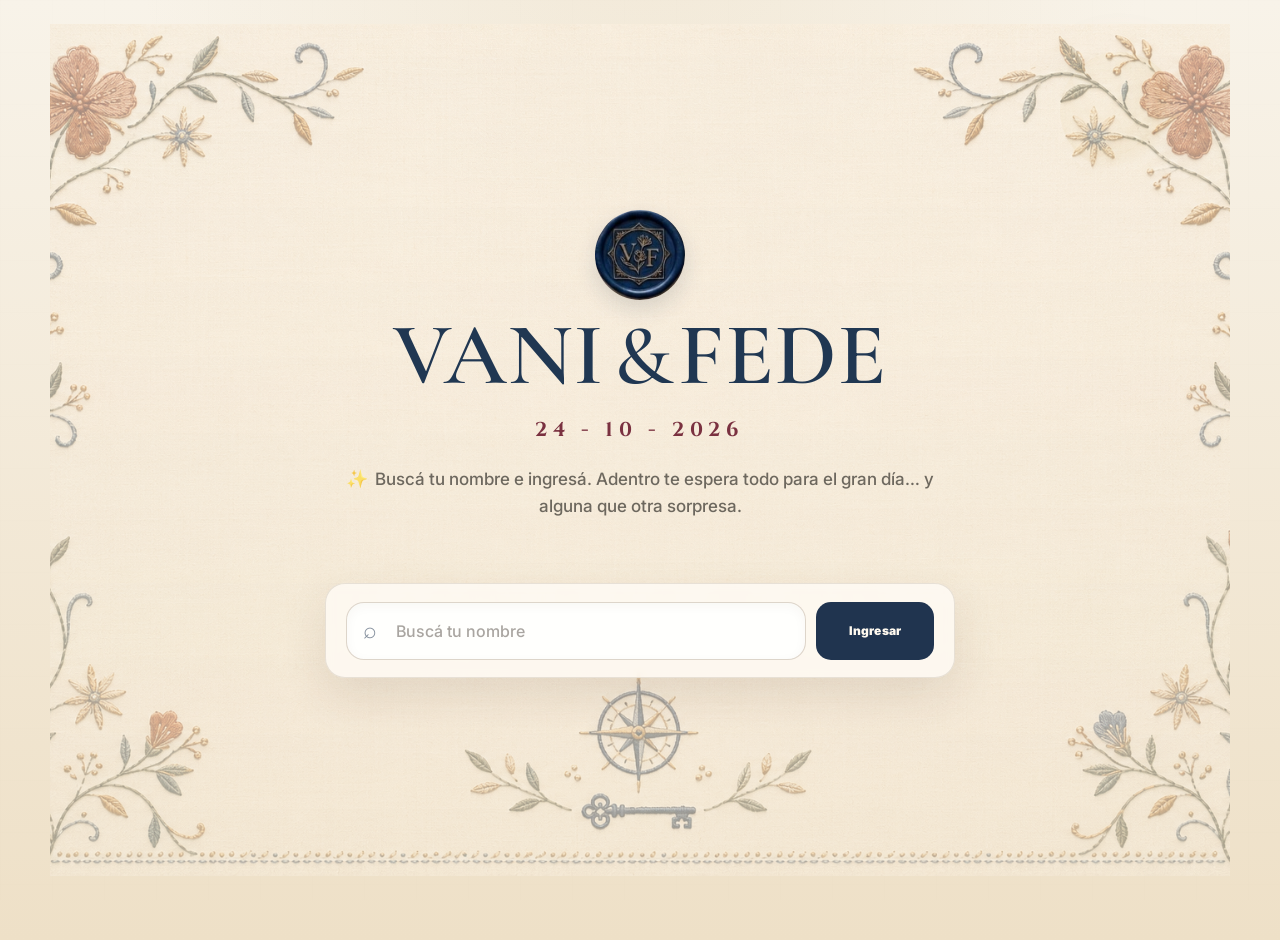
<file: app-v2/index.html>
<!doctype html>
<html lang="es">
<head>
  <meta charset="utf-8" />
  <meta http-equiv="Cache-Control" content="no-cache, no-store, must-revalidate" />
  <meta http-equiv="Pragma" content="no-cache" />
  <meta http-equiv="Expires" content="0" />
  <meta name="viewport" content="width=device-width, initial-scale=1, viewport-fit=cover" />
  <title>Vani &amp; Fede · 24/10/2026</title>
  <meta name="description" content="Ingresá a la web del casamiento de Vani & Fede." />
  <meta property="og:title" content="Vani & Fede · 24/10/2026" />
  <meta property="og:description" content="Todo lo que necesitás para el gran día… y algunas sorpresas." />
  <meta property="og:image" content="preview-whatsapp.jpg" />
  <meta property="og:type" content="website" />
  <meta name="theme-color" content="#1e3550" />
  <meta name="mobile-web-app-capable" content="yes" />
  <meta name="apple-mobile-web-app-capable" content="yes" />
  <meta name="apple-mobile-web-app-status-bar-style" content="black-translucent" />
  <meta name="apple-mobile-web-app-title" content="Vani & Fede" />
  <link rel="manifest" href="manifest.webmanifest?v=32506" />
  <link rel="icon" href="icons/favicon.ico?v=32506" sizes="any" />
  <link rel="icon" type="image/png" sizes="192x192" href="icons/icon-192.png?v=32506" />
  <link rel="apple-touch-icon" href="icons/apple-touch-icon.png?v=32506" />
  <link rel="preload" as="image" href="assets/team-logos/bosque.png" fetchpriority="high" />
  <link rel="preload" as="image" href="assets/team-logos/fuego.png" fetchpriority="high" />
  <link rel="preload" as="image" href="assets/team-logos/luz.png" fetchpriority="high" />
  <link rel="preload" as="image" href="assets/team-logos/noche.png" fetchpriority="high" />
  <link rel="preload" as="image" href="assets/team-logos/agua.png" fetchpriority="high" />
  <link rel="preload" as="image" href="assets/team-logos/viento.png" fetchpriority="high" />
  <link rel="preconnect" href="https://fonts.googleapis.com">
  <link rel="preconnect" href="https://fonts.gstatic.com" crossorigin>
  <link href="https://fonts.googleapis.com/css2?family=Cinzel:wght@500;600;700;800&family=Cormorant+Garamond:wght@500;600&family=Inter:wght@400;500;600;700;800&family=Playfair+Display:wght@600;700;800&display=swap" rel="stylesheet">
  <link rel="stylesheet" href="styles.css?v=32506" />
</head>
<body>
  <div class="scene" aria-hidden="true">
    <div class="moon"></div>
    <div class="mist mist-a"></div>
    <div class="mist mist-b"></div>
    <div class="stars"></div>
    <div class="forest-line"></div>
  </div>

  <main id="app" class="app-shell">
    <section id="loginScreen" class="login-screen">
      <div class="login-frame">
        <header class="login-brand">
          <img class="seal-image" src="assets/branding/vyf-seal.png?v=32506" alt="Sello de Vani y Fede" width="105" height="113" />

          <h1 class="couple-wordmark couple-wordmark--elegant" aria-label="Vani y Fede">
            <span>VANI</span>
            <span class="couple-wordmark-amp" aria-hidden="true">&amp;</span>
            <span>FEDE</span>
          </h1>

          <p class="login-date" aria-label="24 de octubre de 2026">24 - 10 - 2026</p>

          <p class="subtitle">
            <span class="subtitle-emoji" aria-hidden="true">✨</span>
            Buscá tu nombre e ingresá. Adentro te espera todo para el gran día… y alguna que otra sorpresa.
          </p>
        </header>

        <form id="loginForm" class="login-card" autocomplete="off" novalidate>
          <label class="sr-only" for="guestName">Nombre, apellido o alias</label>
          <div class="input-row">
            <div class="guest-search">
              <span class="search-icon" aria-hidden="true">⌕</span>
              <input
                id="guestName"
                name="guestName"
                type="text"
                placeholder="Buscá tu nombre"
                autocomplete="off"
                autocapitalize="words"
                spellcheck="false"
                aria-autocomplete="list"
                aria-controls="guestSuggestionPanel"
                aria-expanded="false"
                required
              />
              <div id="guestSuggestionPanel" class="guest-suggestions hidden" role="listbox" aria-label="Invitados encontrados"></div>
            </div>
            <button id="loginButton" type="submit"><span>Ingresar</span></button>
          </div>

          <div id="loginMessage" class="form-message" role="status" aria-live="polite"></div>
          <span id="connectionBadge" class="status-pill idle">Conexión pendiente</span>
          <button
            type="button"
            class="install-app-landing hidden"
            data-install-app>
            <span>⬇️ Instalar esta app</span>
          </button>
        </form>
      </div>
    </section>

    <section id="mainScreen" class="main-screen hidden">
      <header class="topbar">
        <div class="topbar-person" aria-label="Invitado actual">
          <span id="welcomeInitial" class="topbar-initial" aria-hidden="true">V</span>
          <span class="topbar-identity">
            <span id="welcomeTitle" class="topbar-name">Invitado</span>
            <small id="welcomeTeam" class="topbar-team">Equipo</small>
          </span>
        </div>
        <div class="topbar-actions">
          <span id="syncBadge" class="status-pill idle">Modo local</span>
          <button id="syncButton" class="ghost-button" type="button">Sincronizar</button>
          <button
            id="notificationButton"
            class="notification-button"
            type="button"
            aria-label="Abrir notificaciones"
            aria-controls="notificationPanel"
            aria-expanded="false"
          >
            <svg viewBox="0 0 24 24" aria-hidden="true" fill="none" stroke="currentColor" stroke-width="1.8" stroke-linecap="round" stroke-linejoin="round">
              <path d="M18 8a6 6 0 0 0-12 0c0 7-3 7-3 9h18c0-2-3-2-3-9"/>
              <path d="M10 21h4"/>
            </svg>
            <span id="notificationBadge" class="notification-badge hidden">0</span>
          </button>
          <button
            id="menuButton"
            class="menu-toggle"
            type="button"
            aria-label="Abrir menú"
            aria-controls="mainMenu"
            aria-expanded="false"
          >
            <span class="menu-toggle-lines" aria-hidden="true">
              <i></i><i></i><i></i>
            </span>
          </button>
        </div>
      </header>

      <section id="notificationPanel" class="notification-panel hidden" aria-label="Notificaciones">
        <div class="notification-panel-head">
          <div>
            <small>Novedades</small>
            <strong>Notificaciones</strong>
          </div>
          <button id="notificationCloseButton" type="button" aria-label="Cerrar notificaciones">×</button>
        </div>
        <div id="notificationList" class="notification-list"></div>
      </section>

      <div id="menuBackdrop" class="menu-backdrop hidden" aria-hidden="true"></div>

      <aside id="mainMenu" class="main-menu" aria-hidden="true" aria-label="Menú principal">
        <div class="main-menu-head">
          <div>
            <small>Vani &amp; Fede</small>
            <strong>Menú</strong>
          </div>
          <button id="menuCloseButton" class="menu-close" type="button" aria-label="Cerrar menú">×</button>
        </div>

        <nav class="nav-tabs menu-nav-clean" aria-label="Secciones principales">
          <div class="menu-group" aria-label="Casamiento">
            <button data-route="inicio" class="active"><span class="menu-item-icon"><svg class="menu-icon-svg" viewBox="0 0 24 24" aria-hidden="true" fill="none" stroke="currentColor" stroke-width="1.8" stroke-linecap="round" stroke-linejoin="round"><path d="M3 11.5 12 4l9 7.5"/><path d="M5.5 10.5V20h13v-9.5"/><path d="M9.5 20v-6h5v6"/></svg></span><span>Inicio</span></button>
            <button data-route="asistencia" class="menu-assistance"><span class="menu-item-icon"><svg class="menu-icon-svg" viewBox="0 0 24 24" aria-hidden="true" fill="none" stroke="currentColor" stroke-width="1.8" stroke-linecap="round" stroke-linejoin="round"><path d="M8 3h8"/><path d="M9 2v3M15 2v3"/><rect x="4" y="5" width="16" height="15" rx="2"/><path d="M4 9h16"/><path d="m8.5 14 2 2 5-5"/></svg></span><span>Asistencia</span></button>
            <button data-route="traslado" class="menu-transport"><span class="menu-item-icon"><svg class="menu-icon-svg" viewBox="0 0 24 24" aria-hidden="true" fill="none" stroke="currentColor" stroke-width="1.8" stroke-linecap="round" stroke-linejoin="round"><rect x="4" y="3" width="16" height="16" rx="3"/><path d="M4 11h16M8 7h8"/><path d="M7 21v-2M17 21v-2"/><circle cx="8" cy="16" r="1"/><circle cx="16" cy="16" r="1"/></svg></span><span>Traslados</span></button>
          </div>

          <div class="menu-group" aria-label="Competencia">
            <button data-route="puntos"><span class="menu-item-icon"><svg class="menu-icon-svg" viewBox="0 0 24 24" aria-hidden="true" fill="none" stroke="currentColor" stroke-width="1.8" stroke-linecap="round" stroke-linejoin="round"><path d="M12 3 14.6 8.3 20.5 9.2 16.2 13.3 17.2 19.2 12 16.4 6.8 19.2 7.8 13.3 3.5 9.2 9.4 8.3 12 3Z"/></svg></span><span>Sumá puntos!</span></button>
            <button data-route="ranking"><span class="menu-item-icon"><svg class="menu-icon-svg" viewBox="0 0 24 24" aria-hidden="true" fill="none" stroke="currentColor" stroke-width="1.8" stroke-linecap="round" stroke-linejoin="round"><path d="M5 20V10h4v10"/><path d="M10 20V4h4v16"/><path d="M15 20v-7h4v7"/></svg></span><span>Ranking</span></button>
            <button data-route="equipo"><span class="menu-item-icon"><svg class="menu-icon-svg" viewBox="0 0 24 24" aria-hidden="true" fill="none" stroke="currentColor" stroke-width="1.8" stroke-linecap="round" stroke-linejoin="round"><path d="M12 3 20 6v6c0 4.7-3.1 7.5-8 9-4.9-1.5-8-4.3-8-9V6l8-3Z"/><circle cx="12" cy="9" r="2.2"/><path d="M8.5 15.5c.6-2.2 1.7-3.3 3.5-3.3s2.9 1.1 3.5 3.3"/></svg></span><span>Mi equipo</span></button>
          </div>

          <div class="menu-group" aria-label="Comunidad">
            <button data-route="social"><span class="menu-item-icon"><svg class="menu-icon-svg" viewBox="0 0 24 24" aria-hidden="true" fill="none" stroke="currentColor" stroke-width="1.8" stroke-linecap="round" stroke-linejoin="round"><path d="M4 5h11a4 4 0 0 1 4 4v2a4 4 0 0 1-4 4H9l-5 4v-4a4 4 0 0 1-2-3.5V9a4 4 0 0 1 2-4Z"/><path d="M7 9h7M7 12h4"/></svg></span><span>Social</span></button>
            <button data-route="regalos"><span class="menu-item-icon"><svg class="menu-icon-svg" viewBox="0 0 24 24" aria-hidden="true" fill="none" stroke="currentColor" stroke-width="1.8" stroke-linecap="round" stroke-linejoin="round"><path d="M4 10h16v10H4z"/><path d="M3 7h18v3H3zM12 7v13"/><path d="M12 7c-3.5 0-5-1.1-5-2.6C7 3.2 8 3 8.8 3 10.3 3 12 5.2 12 7ZM12 7c3.5 0 5-1.1 5-2.6C17 3.2 16 3 15.2 3 13.7 3 12 5.2 12 7Z"/></svg></span><span>Regalos</span></button>
          </div>

          <div class="menu-group menu-install-group hidden" aria-label="Aplicación">
            <button type="button" data-install-app>
              <span class="menu-item-icon">
                <svg class="menu-icon-svg" viewBox="0 0 24 24" aria-hidden="true" fill="none" stroke="currentColor" stroke-width="1.8" stroke-linecap="round" stroke-linejoin="round">
                  <path d="M12 3v11"/>
                  <path d="m8 10 4 4 4-4"/>
                  <path d="M5 20h14"/>
                </svg>
              </span>
              <span>Instalar app</span>
            </button>
          </div>

          <div class="menu-group menu-group-admin" aria-label="Administración">
            <button data-route="admin"><span class="menu-item-icon"><svg class="menu-icon-svg" viewBox="0 0 24 24" aria-hidden="true" fill="none" stroke="currentColor" stroke-width="1.8" stroke-linecap="round" stroke-linejoin="round"><circle cx="12" cy="12" r="3"/><path d="M19.4 15a1.7 1.7 0 0 0 .3 1.9l.1.1-2.8 2.8-.1-.1a1.7 1.7 0 0 0-1.9-.3 1.7 1.7 0 0 0-1 1.6V21h-4v-.1a1.7 1.7 0 0 0-1-1.6 1.7 1.7 0 0 0-1.9.3l-.1.1L4.2 17l.1-.1a1.7 1.7 0 0 0 .3-1.9A1.7 1.7 0 0 0 3 14H3v-4h.1a1.7 1.7 0 0 0 1.6-1 1.7 1.7 0 0 0-.3-1.9L4.2 7 7 4.2l.1.1A1.7 1.7 0 0 0 9 4.6a1.7 1.7 0 0 0 1-1.6V3h4v.1a1.7 1.7 0 0 0 1 1.6 1.7 1.7 0 0 0 1.9-.3l.1-.1L19.8 7l-.1.1a1.7 1.7 0 0 0-.3 1.9 1.7 1.7 0 0 0 1.6 1H21v4h-.1a1.7 1.7 0 0 0-1.5 1Z"/></svg></span><span>Administración</span></button>
          </div>
        </nav>

        <button id="logoutButton" class="menu-logout" type="button"><span class="menu-item-icon"><svg class="menu-icon-svg" viewBox="0 0 24 24" aria-hidden="true" fill="none" stroke="currentColor" stroke-width="1.8" stroke-linecap="round" stroke-linejoin="round"><path d="M10 5H5v14h5"/><path d="M14 8l4 4-4 4"/><path d="M18 12H9"/></svg></span><span>Salir de mi cuenta</span></button>
      </aside>

      <section id="view" class="view" aria-live="polite"></section>

      <div id="backgroundSaveStatus" class="background-save-status hidden" role="status" aria-live="polite">
        <span class="background-save-dot" aria-hidden="true"></span>
        <span id="backgroundSaveText">Guardando…</span>
      </div>

      <nav class="bottom-nav" aria-label="Accesos principales">
        <button type="button" class="bottom-nav-item" data-route="asistencia">
          <span class="bottom-nav-dot" aria-hidden="true"></span>
          <svg viewBox="0 0 24 24" aria-hidden="true" fill="none" stroke="currentColor" stroke-linecap="round" stroke-linejoin="round">
            <path d="M8 3h8"/><path d="M9 2v3M15 2v3"/><rect x="4" y="5" width="16" height="15" rx="2"/><path d="M4 9h16"/><path d="m8.5 14 2 2 5-5"/>
          </svg>
          <span>Asistencia</span>
        </button>

        <button type="button" class="bottom-nav-item" data-route="traslado">
          <span class="bottom-nav-dot" aria-hidden="true"></span>
          <svg viewBox="0 0 24 24" aria-hidden="true" fill="none" stroke="currentColor" stroke-linecap="round" stroke-linejoin="round">
            <rect x="4" y="3.5" width="16" height="15" rx="3"/>
            <path d="M6.5 7h11M6.5 10h11M4 14h16"/>
            <circle cx="7.5" cy="18.5" r="1.5"/>
            <circle cx="16.5" cy="18.5" r="1.5"/>
            <path d="M2.5 9.5H4M20 9.5h1.5"/>
          </svg>
          <span>Traslados</span>
        </button>

        <button type="button" class="bottom-nav-item bottom-nav-main active" data-route="inicio">
          <span class="bottom-nav-main-circle">
            <svg viewBox="0 0 24 24" aria-hidden="true" fill="none" stroke="currentColor" stroke-linecap="round" stroke-linejoin="round">
              <path d="m3 11 9-8 9 8"/><path d="M5 10v10h14V10"/><path d="M9 20v-6h6v6"/>
            </svg>
          </span>
          <span>Inicio</span>
        </button>

        <button type="button" class="bottom-nav-item" data-route="puntos">
          <span class="bottom-nav-dot" aria-hidden="true"></span>
          <svg viewBox="0 0 24 24" aria-hidden="true" fill="none" stroke="currentColor" stroke-linecap="round" stroke-linejoin="round">
            <path d="M12 3 14.6 8.3 20.5 9.2 16.2 13.3 17.2 19.2 12 16.4 6.8 19.2 7.8 13.3 3.5 9.2 9.4 8.3 12 3Z"/>
          </svg>
          <span>Sumá puntos</span>
        </button>

        <button type="button" class="bottom-nav-item" data-route="ranking">
          <span class="bottom-nav-dot" aria-hidden="true"></span>
          <svg viewBox="0 0 24 24" aria-hidden="true" fill="none" stroke="currentColor" stroke-linecap="round" stroke-linejoin="round">
            <path d="M5 20V10h4v10"/><path d="M10 20V4h4v16"/><path d="M15 20v-7h4v7"/>
          </svg>
          <span>Ranking</span>
        </button>
      </nav>
    </section>
  </main>

  <div id="toastHost" class="toast-host" aria-live="polite"></div>

  <script src="config.js?v=32506"></script>
  <script src="data.js?v=32506"></script>
  <script src="app.js?v=32506"></script>
</body>
</html>
</file>
<file: app-v2/styles.css>
:root {
  color-scheme: light;
  --bg: #f5eddc;
  --bg-2: #ead9ba;
  --ink: #21344d;
  --cream: #fffaf0;
  --paper: #fbf7ef;
  --paper-2: #efe4d1;
  --muted: rgba(59, 50, 42, .70);
  --muted-2: rgba(59, 50, 42, .54);
  --line: rgba(132, 104, 68, .22);
  --line-strong: rgba(201, 170, 114, .46);
  --gold: #c9aa72;
  --gold-deep: #b78945;
  --green: #5e735c;
  --panel: rgba(255, 253, 248, .82);
  --panel-soft: rgba(255, 255, 255, .42);
  --glass: rgba(255, 255, 255, .56);
  --danger: #b9574d;
  --ok: #5e8c5e;
  --team-accent: #c9aa72;
  --shadow: 0 14px 35px rgba(76, 51, 22, .13), 0 8px 0 rgba(0,0,0,.05);
  --radius-xl: 30px;
  --radius-lg: 22px;
  --radius-md: 15px;
  --font-title: 'Cinzel', serif;
  --font-display: 'Playfair Display', serif;
  --font-body: 'Inter', system-ui, sans-serif;
}

* { box-sizing: border-box; }
html { scroll-behavior: smooth; }
body {
  min-height: 100vh;
  margin: 0;
  font-family: var(--font-body);
  color: var(--ink);
  background:
    radial-gradient(circle at 12% 18%, rgba(196, 148, 84, .18), transparent 22rem),
    radial-gradient(circle at 82% 12%, rgba(15, 45, 70, .10), transparent 24rem),
    linear-gradient(180deg, #f8f1e5 0%, #ead9bb 70%, #dec79f 100%);
  overflow-x: hidden;
}
body::before {
  content: "";
  position: fixed;
  inset: 0;
  pointer-events: none;
  background-image:
    linear-gradient(rgba(122,96,58,.025) 1px, transparent 1px),
    linear-gradient(90deg, rgba(122,96,58,.02) 1px, transparent 1px);
  background-size: 52px 52px;
  opacity: .55;
  z-index: -7;
}
button, input, textarea, select { font: inherit; }
button { cursor: pointer; }
.hidden { display: none !important; }

/* La conexión con Sheets solo queda para Admin */
#connectionBadge, #syncBadge, #syncButton { display: none !important; }

.scene, .stars, .forest-line, .mist, .moon { position: fixed; pointer-events: none; }
.scene { inset: 0; z-index: -10; overflow: hidden; }
.stars, .forest-line, .mist { display: none; }
.moon {
  right: clamp(22px, 8vw, 130px);
  top: 52px;
  width: 118px;
  height: 118px;
  border-radius: 50%;
  background: radial-gradient(circle at 35% 35%, #fff7df, #d8bd78 58%, rgba(216,189,120,.16) 70%, transparent 72%);
  box-shadow: 0 0 60px rgba(198,154,88,.18);
  opacity: .42;
}

.app-shell {
  width: min(1180px, calc(100% - 28px));
  margin: 0 auto;
  padding: 24px 0 64px;
}

.login-screen {
  min-height: calc(100vh - 48px);
  display: grid;
  place-items: center;
  align-content: center;
  gap: 18px;
  text-align: center;
}
.seal {
  width: 104px;
  height: 104px;
  display: grid;
  place-items: center;
  margin: 0 auto 8px;
  border: 1px solid rgba(184,142,79,.42);
  border-radius: 50%;
  background: radial-gradient(circle at 35% 30%, #fff, #efe2ca 74%);
  color: var(--gold-deep);
  font-family: var(--font-title);
  font-size: 30px;
  font-weight: 900;
  letter-spacing: .07em;
  box-shadow: inset 0 0 0 10px rgba(201,170,114,.08), 0 16px 30px rgba(76,51,22,.12);
}
.eyebrow {
  margin: 0;
  color: var(--gold-deep);
  font-family: var(--font-title);
  font-size: 12px;
  font-weight: 900;
  letter-spacing: .24em;
  text-transform: uppercase;
}
h1, h2, h3, h4 {
  margin: 0;
  font-family: var(--font-title);
  line-height: 1.05;
}
h1 {
  max-width: 900px;
  font-size: clamp(54px, 9.5vw, 116px);
  letter-spacing: -.07em;
  color: var(--ink);
  text-shadow: 0 8px 0 rgba(255,255,255,.45), 0 16px 42px rgba(76,51,22,.16);
}
.subtitle {
  max-width: 690px;
  margin: 0 auto 8px;
  color: var(--muted);
  font-size: clamp(16px, 2vw, 20px);
  line-height: 1.6;
  font-weight: 760;
}

.login-card, .section-card, .hero-card, .topbar, .stat-card, .mini-card, .action-card, .game-card {
  border: 1px solid var(--line);
  background: linear-gradient(180deg, rgba(255,253,248,.90), rgba(239,228,209,.88));
  box-shadow: var(--shadow);
  backdrop-filter: blur(12px);
}
.login-card {
  width: min(720px, 100%);
  margin-top: 8px;
  padding: 24px;
  border-radius: var(--radius-xl);
  text-align: left;
  position: relative;
  overflow: hidden;
}
.login-card::before, .hero-card::after, .section-card::after {
  content: "";
  position: absolute;
  inset: 12px;
  border: 1px solid rgba(132,104,68,.14);
  border-radius: 20px;
  pointer-events: none;
}
.form-head {
  display: flex;
  gap: 14px;
  align-items: flex-start;
  justify-content: space-between;
  margin-bottom: 18px;
  position: relative;
  z-index: 1;
}
.form-head strong { display: block; margin-bottom: 4px; color: #302821; }
small, .form-note { color: var(--muted-2); }
label {
  display: block;
  margin-bottom: 12px;
  color: #302821;
  font-size: 13px;
  font-weight: 900;
  position: relative;
  z-index: 1;
}
.input-row {
  display: grid;
  grid-template-columns: 1fr auto;
  gap: 10px;
  position: relative;
  z-index: 1;
}
input, textarea, select {
  width: 100%;
  margin-top: 7px;
  border: 1px solid rgba(132,104,68,.24);
  border-radius: 999px;
  background: #fffdf8;
  color: var(--ink);
  padding: 14px 16px;
  outline: none;
  box-shadow: inset 0 1px 0 rgba(255,255,255,.9);
}
textarea { min-height: 112px; border-radius: 18px; resize: vertical; }
option { background: #fffdf8; color: var(--ink); }
input:focus, textarea:focus, select:focus {
  border-color: var(--gold-deep);
  box-shadow: 0 0 0 4px rgba(201,170,114,.18);
}
button {
  border: 0;
  border-radius: 999px;
  background: linear-gradient(135deg, #e5c87b, #bf9345);
  color: #211405;
  padding: 13px 18px;
  font-weight: 900;
  box-shadow: 0 10px 20px rgba(76,51,22,.13);
  transition: transform .16s ease, opacity .16s ease, border-color .16s ease, background .16s ease;
}
button:hover { transform: translateY(-1px); }
button:active { transform: translateY(0); }
.ghost-button, .nav-tabs button, .danger-button {
  border: 1px solid rgba(132,104,68,.24);
  background: rgba(255,255,255,.50);
  color: var(--ink);
  box-shadow: none;
}
.danger-button { border-color: rgba(185,87,77,.44); color: #9f3d32; }
.form-message { min-height: 22px; margin-top: 12px; color: var(--gold-deep); font-size: 14px; font-weight: 900; }

.main-screen { display: grid; gap: 18px; }
.topbar {
  position: sticky;
  top: 12px;
  z-index: 20;
  display: flex;
  justify-content: space-between;
  gap: 18px;
  align-items: center;
  padding: 18px 20px;
  border-radius: var(--radius-xl);
  background: linear-gradient(180deg, rgba(255,253,248,.90), rgba(239,228,209,.88));
}
.topbar h2 { margin-top: 5px; font-size: clamp(24px, 3vw, 38px); color: var(--ink); }
.topbar-sub { margin: 6px 0 0; color: var(--muted); font-weight: 760; }
.topbar-actions { display: flex; flex-wrap: wrap; gap: 8px; justify-content: flex-end; align-items: center; }
.status-pill { display: inline-flex; align-items: center; justify-content: center; border: 1px solid rgba(94,140,94,.28); border-radius: 999px; padding: 9px 12px; background: rgba(94,140,94,.10); color: #466b44; font-size: 12px; font-weight: 900; }
.nav-tabs { display: flex; gap: 8px; overflow-x: auto; padding: 0 2px 6px; }
.nav-tabs button { flex: 0 0 auto; color: rgba(33,52,77,.66); padding: 12px 16px; font-weight: 900; }
.nav-tabs button.active { color: var(--ink); border-color: rgba(201,170,114,.75); background: rgba(201,170,114,.18); }
.view { display: grid; gap: 18px; }

.hero-card, .team-hero {
  position: relative;
  display: grid;
  grid-template-columns: 1.25fr .75fr;
  gap: 24px;
  align-items: center;
  padding: clamp(24px, 4vw, 42px);
  border-radius: var(--radius-xl);
  overflow: hidden;
  border-color: rgba(201,170,114,.46);
}
.hero-card::before, .team-hero::before {
  content: "";
  position: absolute;
  inset: -1px;
  background: radial-gradient(circle at 82% 18%, color-mix(in srgb, var(--local-accent, var(--team-accent)) 18%, transparent), transparent 34%);
  opacity: .75;
  pointer-events: none;
}
.hero-copy, .team-medallion, .team-hero > * { position: relative; z-index: 1; }
.hero-copy h3 { margin: 9px 0 14px; font-size: clamp(34px, 5vw, 64px); letter-spacing: -.05em; color: var(--ink); }
p { color: var(--muted); line-height: 1.65; font-weight: 720; }
.hero-copy p { max-width: 720px; font-size: 16px; }
.badge-row { display: flex; flex-wrap: wrap; gap: 8px; margin-top: 18px; }
.badge, .points, .score-chip {
  display: inline-flex;
  align-items: center;
  gap: 7px;
  min-height: 32px;
  padding: 7px 11px;
  border: 1px solid rgba(201,170,114,.40);
  border-radius: 999px;
  background: rgba(255,255,255,.48);
  color: var(--ink);
  font-size: 12px;
  font-weight: 900;
}
.badge.muted { border-color: var(--line); background: rgba(255,255,255,.34); color: var(--muted); }
.team-medallion {
  min-height: 255px;
  display: grid;
  place-items: center;
  align-content: center;
  gap: 10px;
  text-align: center;
  border: 1px solid rgba(132,104,68,.20);
  border-radius: 999px 999px 34px 34px;
  background: rgba(255,255,255,.28);
}
.team-medallion strong { font-family: var(--font-title); font-size: 28px; color: var(--ink); }
.team-medallion small { max-width: 220px; }
.score-chip { margin-top: 4px; }

.section-head { padding: 8px 2px 0; }
.section-head h3 { margin-top: 7px; font-size: clamp(28px, 4vw, 46px); letter-spacing: -.04em; color: var(--ink); }
.section-head p { max-width: 780px; margin: 10px 0 0; }
.grid { display: grid; gap: 14px; }
.grid.two { grid-template-columns: repeat(2, minmax(0, 1fr)); }
.grid.three { grid-template-columns: repeat(3, minmax(0, 1fr)); }
.grid.four { grid-template-columns: repeat(4, minmax(0, 1fr)); }
.grid.compact { gap: 10px; }
.stats-grid { display: grid; grid-template-columns: repeat(4, minmax(0, 1fr)); gap: 14px; }
.stat-card, .mini-card, .action-card, .section-card, .game-card { border-radius: var(--radius-lg); }
.stat-card { display: grid; gap: 6px; padding: 18px; min-height: 130px; }
.stat-card span { font-size: 26px; }
.stat-card small { color: var(--muted-2); font-weight: 900; }
.stat-card strong { font-family: var(--font-title); font-size: 22px; color: var(--ink); }
.action-card { min-height: 164px; display: grid; align-content: start; gap: 10px; padding: 18px; text-align: left; color: var(--ink); }
.action-card span { font-size: 28px; }
.action-card strong { font-family: var(--font-title); font-size: 18px; color: var(--ink); }
.action-card small { line-height: 1.45; color: var(--muted); }
.action-card.done { border-color: rgba(94,140,94,.35); }
.mini-card { display: grid; grid-template-columns: 38px 1fr; gap: 12px; padding: 16px; background: rgba(255,255,255,.32); box-shadow: none; }
.mini-icon { font-size: 26px; }
.mini-card strong { display: block; margin-bottom: 5px; color: var(--ink); }
.mini-card p { margin: 0 0 4px; font-size: 14px; }
.mini-card.open { border-color: rgba(94,140,94,.28); }
.mini-card.locked { opacity: .82; }
.section-card { position: relative; padding: 22px; overflow: hidden; }
.section-card.major { min-height: 210px; }
.card-icon { display: inline-flex; margin-bottom: 14px; font-size: 30px; }
.section-card h4 { margin-bottom: 10px; font-size: 22px; color: var(--ink); }
.card-title-row, .form-actions, .button-row, .game-top { display: flex; gap: 10px; align-items: center; justify-content: space-between; flex-wrap: wrap; }
hr { border: 0; border-top: 1px solid var(--line); margin: 18px 0; }
.locked-panel { border-color: rgba(201,170,114,.25); background: linear-gradient(180deg, rgba(255,253,248,.75), rgba(239,228,209,.72)); }
.locked-banner { display: grid; grid-template-columns: 44px 1fr; gap: 12px; align-items: start; padding: 16px; border: 1px solid rgba(201,170,114,.36); border-radius: var(--radius-lg); background: rgba(201,170,114,.12); }
.locked-banner span { font-size: 28px; }
.locked-banner p { margin: 5px 0 0; }
.timeline { display: grid; gap: 10px; margin-top: 16px; }
.timeline-item { display: grid; grid-template-columns: 90px 1fr; gap: 14px; padding: 14px; border: 1px solid rgba(132,104,68,.16); border-radius: var(--radius-md); background: rgba(255,255,255,.30); }
.timeline-item time { color: var(--gold-deep); font-family: var(--font-title); font-weight: 900; }
.timeline-item p { margin: 4px 0 0; }
.menu-line { padding: 14px; border: 1px solid rgba(132,104,68,.16); border-radius: var(--radius-md); background: rgba(255,255,255,.30); }
.menu-line p { margin: 4px 0 0; }

.form-card { display: grid; gap: 12px; }
.form-card.narrow { max-width: 520px; }
.form-grid { display: grid; grid-template-columns: repeat(2, minmax(0, 1fr)); gap: 12px; }
.form-actions { margin-top: 6px; }
.warning-ribbon { padding: 12px 14px; border: 1px solid rgba(201,170,114,.38); border-radius: var(--radius-md); background: rgba(201,170,114,.12); color: var(--gold-deep); font-weight: 900; }
.team-hero { grid-template-columns: 120px 1fr; }
.team-symbol { display: grid; place-items: center; width: 108px; height: 108px; border: 1px solid rgba(132,104,68,.18); border-radius: 50%; background: rgba(255,255,255,.35); font-size: 54px; }
.guest-list { display: grid; gap: 10px; margin-top: 14px; }
.guest-pill { display: grid; grid-template-columns: 42px 1fr; gap: 10px; align-items: center; padding: 11px; border: 1px solid rgba(132,104,68,.14); border-radius: var(--radius-md); background: rgba(255,255,255,.34); }
.guest-pill strong { display: block; color: var(--ink); }
.guest-pill small { display: block; margin-top: 2px; color: var(--muted); }
.guest-map { display: grid; grid-template-columns: repeat(2, minmax(0, 1fr)); gap: 14px; }
.team-column { border-color: color-mix(in srgb, var(--local-accent, var(--team-accent)) 30%, var(--line)); }
.game-grid { display: grid; grid-template-columns: repeat(3, minmax(0, 1fr)); gap: 14px; }
.game-card { padding: 18px; box-shadow: none; }
.game-card h4 { margin: 12px 0 8px; }
.game-card p { min-height: 78px; margin: 0 0 12px; }
.points { color: var(--gold-deep); }
.game-submit { display: grid; grid-template-columns: 1fr auto; gap: 8px; margin-top: 13px; }
.game-submit input { margin-top: 0; }
.saved-note { display: block; margin-top: 8px; color: var(--ok); }
.bracket-mini { display: grid; gap: 10px; margin-top: 14px; }
.bracket-mini div { display: grid; gap: 3px; padding: 13px; border: 1px solid rgba(132,104,68,.16); border-radius: var(--radius-md); background: rgba(255,255,255,.30); }
.bracket-mini span { color: var(--muted); }

.ranking-list { display: grid; gap: 10px; }
.ranking-list.small .rank-item { grid-template-columns: 42px 42px 1fr auto; padding: 11px; }
.rank-item { display: grid; grid-template-columns: 54px 54px 1fr auto; gap: 12px; align-items: center; padding: 15px; border: 1px solid color-mix(in srgb, var(--local-accent, var(--team-accent)) 28%, var(--line)); border-radius: var(--radius-lg); background: linear-gradient(135deg, color-mix(in srgb, var(--local-accent, var(--team-accent)) 10%, #fffdf8), rgba(255,255,255,.48)); }
.rank-pos { display: grid; place-items: center; width: 42px; height: 42px; border-radius: 50%; background: rgba(201,170,114,.18); color: var(--gold-deep); font-weight: 900; }
.rank-emoji { font-size: 30px; }
.rank-item small { display: block; margin-top: 3px; }
.rank-points { text-align: right; }
.rank-points strong { display: block; font-family: var(--font-title); font-size: 28px; color: var(--ink); }
.rank-points small { margin: 0; }
.unlock-list { display: grid; gap: 10px; margin-top: 14px; }
.toggle-row { display: flex; gap: 14px; align-items: center; justify-content: space-between; padding: 13px; border: 1px solid rgba(132,104,68,.16); border-radius: var(--radius-md); background: rgba(255,255,255,.30); }
.toggle-row small { display: block; margin-top: 4px; }
.table-wrap { overflow-x: auto; margin-top: 12px; }
table { width: 100%; border-collapse: collapse; min-width: 680px; }
th, td { padding: 12px 10px; border-bottom: 1px solid rgba(132,104,68,.16); text-align: left; color: var(--muted); }
th { color: var(--gold-deep); font-size: 12px; text-transform: uppercase; letter-spacing: .08em; }
.toast-host { position: fixed; right: 18px; bottom: 18px; z-index: 60; display: grid; gap: 10px; }
.toast { transform: translateY(10px); opacity: 0; padding: 13px 15px; border: 1px solid rgba(201,170,114,.35); border-radius: 999px; background: #fffdf8; color: var(--ink); box-shadow: 0 18px 50px rgba(76,51,22,.18); transition: .22s ease; font-weight: 900; }
.toast.show { transform: translateY(0); opacity: 1; }
.card-grid { display: grid; gap: 14px; }

/* Home callouts from app.js */
.home-rsvp-callout{margin-top:24px;display:grid;grid-template-columns:auto 1fr auto;gap:18px;align-items:center;border:1px solid rgba(201,170,114,.68)!important;border-radius:24px;padding:20px;background:linear-gradient(135deg,rgba(201,170,114,.22),rgba(255,255,255,.42))!important;box-shadow:0 18px 45px rgba(201,170,114,.12)!important}
.home-rsvp-callout .callout-icon{font-size:34px}.home-rsvp-callout strong{display:block;font-family:Georgia,serif;font-size:28px;color:var(--ink)!important;margin-bottom:5px}.home-rsvp-callout p{margin:0;color:var(--muted)!important;font-weight:800;line-height:1.45}.home-rsvp-callout button{white-space:nowrap}
.home-ok-callout{margin-top:24px;display:flex;align-items:center;justify-content:space-between;gap:16px;border:1px solid rgba(94,140,94,.28)!important;border-radius:24px;padding:18px 20px;background:rgba(94,140,94,.08)!important}.home-ok-callout strong{display:block;font-family:Georgia,serif;font-size:24px;color:var(--ink)!important;margin-bottom:4px}.home-ok-callout p{margin:0;color:var(--muted)!important;font-weight:800;line-height:1.45}

/* Logos de equipos basados en la imagen aprobada */
.team-logo{display:inline-flex;align-items:center;justify-content:center;flex:0 0 auto;line-height:0;border-radius:50%;overflow:hidden;background:#fbf8f0}
.team-logo img{display:block;width:100%;height:100%;object-fit:cover}
.badge-team{gap:8px;padding-left:7px}.badge-team-logo{width:22px;height:22px}.team-medallion-logo{width:96px;height:96px;border:2px solid rgba(201,170,114,.72);box-shadow:0 10px 25px rgba(76,51,22,.14);margin-bottom:2px}.team-symbol-logo{width:92px;height:92px}.stat-team-logo{width:30px;height:30px}.action-team-logo{width:36px;height:36px}.guest-pill-logo{width:28px;height:28px}.rank-team-logo{width:42px;height:42px}.team-heading{display:flex;align-items:center;gap:10px}.team-heading-logo{width:34px;height:34px}.team-medallion .team-logo,.team-symbol .team-logo,.rank-emoji .team-logo,.action-card .team-logo,.stat-card .team-logo,.guest-pill .team-logo,.team-heading .team-logo{line-height:0}.guest-pill>span{display:flex;align-items:center;justify-content:center;width:32px;height:32px}.rank-emoji{display:flex;align-items:center;justify-content:center}.action-card span{display:flex;align-items:center;justify-content:flex-start;min-height:36px}.stat-card span{display:flex;align-items:center;min-height:30px}

/* Estilos inyectados en secciones específicas: forzamos tema claro */
.points-hero,.admin-reset-panel{background:linear-gradient(180deg,rgba(255,253,248,.90),rgba(239,228,209,.88))!important;border-color:rgba(201,170,114,.46)!important}.points-medal{background:rgba(255,255,255,.35)!important;border-color:rgba(132,104,68,.18)!important}.points-medal strong,.points-right b{color:var(--gold-deep)!important}.points-medal small,.points-left p{color:var(--muted)!important}.points-action{background:rgba(255,255,255,.34)!important;border-color:rgba(132,104,68,.16)!important}.points-action.done{background:rgba(94,140,94,.08)!important}.points-done-note{color:#5e8c5e!important}.points-progress{color:var(--gold-deep)!important}.points-note{background:rgba(201,170,114,.12)!important;border-color:rgba(201,170,114,.40)!important}.captain-label{background:rgba(201,170,114,.16)!important;color:var(--gold-deep)!important}.guest-pill.captain-pill{border-color:rgba(201,170,114,.70)!important;background:linear-gradient(135deg,rgba(201,170,114,.18),rgba(255,255,255,.45))!important}
.info-hero{background:linear-gradient(180deg,rgba(255,253,248,.90),rgba(239,228,209,.88))!important;border-color:rgba(201,170,114,.46)!important}.info-hero h3{color:var(--ink)!important}.info-calendar-button{background:linear-gradient(135deg,#e5c87b,#bf9345)!important;color:#211405!important;border-color:transparent!important}.rsvp-status-card,.rsvp-confirmation-card,.rsvp-form-card{background:linear-gradient(180deg,rgba(255,253,248,.90),rgba(239,228,209,.88))!important;border-color:rgba(201,170,114,.46)!important}.choice-button{background:rgba(255,255,255,.52)!important;color:var(--ink)!important;border-color:rgba(132,104,68,.24)!important}.choice-button.active{background:rgba(201,170,114,.18)!important;border-color:rgba(201,170,114,.70)!important}.confirmed-summary{background:rgba(255,255,255,.34)!important;border-color:rgba(132,104,68,.16)!important}

@media (max-width: 920px) {
  .grid.two, .grid.three, .grid.four, .stats-grid, .guest-map, .game-grid { grid-template-columns: 1fr; }
  .hero-card, .team-hero { grid-template-columns: 1fr; }
  .team-medallion { min-height: 220px; border-radius: var(--radius-xl); }
  .form-grid { grid-template-columns: 1fr; }
  .input-row { grid-template-columns: 1fr; }
}
@media (max-width: 640px) {
  .app-shell { width: min(100% - 18px, 1180px); padding-top: 14px; }
  .login-screen { min-height: calc(100vh - 28px); }
  .topbar { position: static; flex-direction: column; align-items: flex-start; }
  .topbar-actions { width: 100%; justify-content: flex-start; }
  .rank-item { grid-template-columns: 42px 42px 1fr; }
  .rank-points { grid-column: 3; text-align: left; }
  .toast-host { left: 12px; right: 12px; bottom: 12px; }
}


/* ===== v10 ajustes visuales ===== */
:root {
  --garland-corner: url("data:image/svg+xml,%3Csvg%20xmlns%3D%27http%3A//www.w3.org/2000/svg%27%20viewBox%3D%270%200%20120%20120%27%3E%0A%3Cg%20fill%3D%27none%27%20stroke-linecap%3D%27round%27%20stroke-linejoin%3D%27round%27%3E%0A%20%20%3Cpath%20d%3D%27M14%2042%20C28%2028%2040%2018%2060%2014%27%20stroke%3D%27%23d4ae6b%27%20stroke-width%3D%274%27/%3E%0A%20%20%3Cpath%20d%3D%27M22%2054%20C36%2038%2050%2030%2072%2024%27%20stroke%3D%27%23e4bf82%27%20stroke-width%3D%272.6%27/%3E%0A%20%20%3Cpath%20d%3D%27M34%2026%20C30%2018%2024%2014%2016%2012%27%20stroke%3D%27%23d4ae6b%27%20stroke-width%3D%273%27/%3E%0A%20%20%3Cpath%20d%3D%27M48%2022%20C48%2012%2054%208%2064%2010%27%20stroke%3D%27%23d4ae6b%27%20stroke-width%3D%273%27/%3E%0A%20%20%3Cpath%20d%3D%27M28%2040%20C24%2032%2018%2028%2010%2028%27%20stroke%3D%27%23476885%27%20stroke-width%3D%273%27/%3E%0A%20%20%3Cpath%20d%3D%27M40%2034%20C34%2030%2030%2024%2028%2018%27%20stroke%3D%27%2368806a%27%20stroke-width%3D%273%27/%3E%0A%20%20%3Cpath%20d%3D%27M54%2030%20C48%2024%2044%2018%2042%2010%27%20stroke%3D%27%23cb7b61%27%20stroke-width%3D%273%27/%3E%0A%20%20%3Ccircle%20cx%3D%2718%27%20cy%3D%2758%27%20r%3D%275%27%20fill%3D%27%23cb7b61%27%20stroke%3D%27none%27/%3E%0A%20%20%3Ccircle%20cx%3D%2734%27%20cy%3D%2748%27%20r%3D%274.5%27%20fill%3D%27%23e2b261%27%20stroke%3D%27none%27/%3E%0A%20%20%3Ccircle%20cx%3D%2752%27%20cy%3D%2740%27%20r%3D%274.5%27%20fill%3D%27%23314a72%27%20stroke%3D%27none%27/%3E%0A%20%20%3Cpath%20d%3D%27M22%2042%20C18%2036%2014%2034%208%2034%27%20stroke%3D%27%2368806a%27%20stroke-width%3D%275%27/%3E%0A%20%20%3Cpath%20d%3D%27M34%2034%20C28%2030%2024%2024%2022%2018%27%20stroke%3D%27%2368806a%27%20stroke-width%3D%275%27/%3E%0A%20%20%3Cpath%20d%3D%27M46%2030%20C40%2024%2038%2018%2038%2010%27%20stroke%3D%27%23e2b261%27%20stroke-width%3D%275%27/%3E%0A%3C/g%3E%3C/svg%3E");
}

.login-screen,
.main-screen { position: relative; }

.login-screen::before,
.login-screen::after,
.main-screen::before,
.main-screen::after {
  content: "";
  position: absolute;
  width: 90px;
  height: 90px;
  background-image: var(--garland-corner);
  background-repeat: no-repeat;
  background-size: contain;
  opacity: .95;
  pointer-events: none;
  z-index: 0;
}
.login-screen::before { top: 14px; left: 12px; }
.login-screen::after { top: 14px; right: 12px; transform: scaleX(-1); }
.main-screen::before { top: 6px; left: 6px; }
.main-screen::after { top: 6px; right: 6px; transform: scaleX(-1); }

.login-card, .topbar, .hero-card, .team-hero {
  background-image: var(--garland-corner), var(--garland-corner), linear-gradient(180deg, rgba(255,253,248,.92), rgba(239,228,209,.90));
  background-repeat: no-repeat, no-repeat, no-repeat;
  background-size: 68px 68px, 68px 68px, auto;
  background-position: 18px 16px, calc(100% - 18px) 16px, 0 0;
}
.login-card, .topbar { background-position: 18px 16px, calc(100% - 18px) 16px, 0 0; }
.topbar { position: sticky; }
.topbar::before, .topbar::after {
  content: "";
  position: absolute;
  top: 14px;
  width: 62px;
  height: 62px;
  background-image: var(--garland-corner);
  background-repeat: no-repeat;
  background-size: contain;
  opacity: .85;
  pointer-events: none;
}
.topbar::before { left: 16px; }
.topbar::after { right: 16px; transform: scaleX(-1); }

.login-card > *, .topbar > *, .hero-card > *, .team-hero > * { position: relative; z-index: 1; }

.team-logo {
  display: inline-flex;
  align-items: center;
  justify-content: center;
  line-height: 0;
  overflow: visible;
  border-radius: 50%;
  background: transparent;
  box-shadow: none;
}
.team-logo img {
  display: block;
  width: 100%;
  height: 100%;
  object-fit: contain;
  object-position: center center;
  filter: drop-shadow(0 6px 16px rgba(76, 51, 22, .10));
}
.badge-team { gap: 8px; padding-left: 8px; }
.badge-team-logo { width: 24px; height: 24px; }
.team-medallion-logo { width: 124px; height: 124px; }
.team-symbol-logo { width: 118px; height: 118px; }
.stat-team-logo { width: 36px; height: 36px; }
.action-team-logo { width: 42px; height: 42px; }
.guest-pill-logo { width: 34px; height: 34px; }
.rank-team-logo { width: 50px; height: 50px; }
.team-heading-logo { width: 42px; height: 42px; }
.guest-pill > span { width: 40px; height: 40px; display:flex; align-items:center; justify-content:center; }
.rank-emoji { display:flex; align-items:center; justify-content:center; width:60px; height:60px; }
.rank-item { grid-template-columns: 48px 60px 1fr auto; gap: 14px; }
.ranking-list.small .rank-item { grid-template-columns: 38px 48px 1fr auto; }

.team-medallion {
  min-height: 280px;
  padding: 26px 18px 22px;
  display: flex;
  flex-direction: column;
  align-items: center;
  justify-content: center;
  gap: 10px;
  border-radius: 999px 999px 30px 30px;
}
.team-symbol {
  width: 132px;
  height: 132px;
  display: grid;
  place-items: center;
  background: rgba(255,255,255,.44);
  border: 1px solid rgba(201,170,114,.38);
  box-shadow: 0 16px 28px rgba(76,51,22,.08);
}
.team-heading { align-items: center; gap: 14px; }

.home-rsvp-callout {
  margin-top: 26px;
  grid-template-columns: 58px 1fr auto;
  gap: 18px;
  align-items: center;
  padding: 24px 26px;
}
.home-rsvp-callout .callout-icon { font-size: 34px; display:flex; align-items:center; justify-content:center; }
.home-rsvp-callout strong { font-size: 28px; line-height: 1.05; }
.home-rsvp-callout p { max-width: 560px; }

/* Ocultar estado de sheets fuera de admin */
#connectionBadge, #syncBadge, #syncButton { display: none !important; }

@media (max-width: 920px) {
  .team-medallion { min-height: 230px; }
  .login-screen::before, .login-screen::after, .main-screen::before, .main-screen::after { width: 66px; height: 66px; }
}
@media (max-width: 640px) {
  .login-card, .topbar, .hero-card, .team-hero { background-size: 46px 46px, 46px 46px, auto; }
  .home-rsvp-callout { grid-template-columns: 1fr; }
  .home-rsvp-callout button { width: 100%; }
  .team-medallion-logo { width: 104px; height: 104px; }
  .team-symbol-logo { width: 96px; height: 96px; }
  .rank-item { grid-template-columns: 42px 48px 1fr; }
}


/* v13 logos corregidos: recorte cerrado y centrado */
.team-logo{
  overflow:hidden !important;
  background:transparent !important;
  border-radius:50% !important;
}
.team-logo img{
  width:100% !important;
  height:100% !important;
  object-fit:cover !important;
  object-position:center center !important;
  transform:none !important;
}
.team-medallion-logo{width:132px !important;height:132px !important;}
.team-symbol-logo{width:124px !important;height:124px !important;}
.rank-team-logo{width:54px !important;height:54px !important;}
.badge-team-logo{width:26px !important;height:26px !important;}
.stat-team-logo{width:38px !important;height:38px !important;}
.action-team-logo{width:44px !important;height:44px !important;}
.guest-pill-logo{width:34px !important;height:34px !important;}


/* ===== v14 símbolos limpios y centrados ===== */
#connectionBadge, #syncBadge, #syncButton { display: none !important; }

.team-logo {
  display: inline-flex !important;
  align-items: center !important;
  justify-content: center !important;
  border-radius: 50% !important;
  overflow: hidden !important;
  background: linear-gradient(180deg, rgba(255,253,248,.98), rgba(245,237,222,.98)) !important;
  border: 2px solid rgba(201,170,114,.42) !important;
  box-shadow: inset 0 0 0 1px rgba(255,255,255,.72), 0 8px 20px rgba(76,51,22,.08) !important;
}

.team-logo img {
  display: block !important;
  width: 72% !important;
  height: 72% !important;
  object-fit: contain !important;
  object-position: center center !important;
  filter: drop-shadow(0 4px 10px rgba(76, 51, 22, .06)) !important;
}

.badge-team-logo img { width: 70% !important; height: 70% !important; }
.team-medallion-logo img { width: 74% !important; height: 74% !important; }
.team-symbol-logo img { width: 74% !important; height: 74% !important; }
.stat-team-logo img { width: 72% !important; height: 72% !important; }
.action-team-logo img { width: 72% !important; height: 72% !important; }
.guest-pill-logo img { width: 70% !important; height: 70% !important; }
.rank-team-logo img { width: 72% !important; height: 72% !important; }
.team-heading-logo img { width: 72% !important; height: 72% !important; }

.team-medallion-logo { width: 130px !important; height: 130px !important; }
.team-symbol-logo { width: 118px !important; height: 118px !important; }
.rank-team-logo { width: 50px !important; height: 50px !important; }
.badge-team-logo { width: 26px !important; height: 26px !important; }
.stat-team-logo { width: 38px !important; height: 38px !important; }
.action-team-logo { width: 44px !important; height: 44px !important; }
.guest-pill-logo { width: 34px !important; height: 34px !important; }
.team-heading-logo { width: 40px !important; height: 40px !important; }

.home-rsvp-callout .callout-icon {
  display: flex;
  align-items: center;
  justify-content: center;
}

.team-medallion {
  gap: 12px;
}


/* ===== v15 logos perfectos ===== */
:root{
  --logo-fire:#b65745;
  --logo-wind:#9ea6aa;
  --logo-night:#7160a9;
  --logo-forest:#5e8061;
  --logo-light:#d4b661;
  --logo-water:#3e6f91;
}
.team-logo{
  --logo-accent: rgba(201,170,114,.9);
  position:relative !important;
  display:inline-flex !important;
  align-items:center !important;
  justify-content:center !important;
  border-radius:50% !important;
  overflow:hidden !important;
  background: radial-gradient(circle at 35% 32%, #fffdfa 0%, #f9f3ea 55%, #f0e5d2 100%) !important;
  border: 2px solid rgba(211,187,147,.95) !important;
  box-shadow: inset 0 0 0 8px rgba(255,255,255,.75), 0 10px 22px rgba(123,96,56,.12) !important;
  isolation:isolate;
}
.team-logo::before,
.team-logo::after{
  content:"";
  position:absolute;
  border-radius:50%;
  pointer-events:none;
}
.team-logo::before{
  inset: 5.5%;
  border: 2.2px solid var(--logo-accent);
  opacity:.95;
}
.team-logo::after{
  inset: 12.5%;
  border: 2px solid color-mix(in srgb, var(--logo-accent) 88%, white 12%);
  opacity:.9;
}
.team-logo img{
  position:relative;
  z-index:2;
  display:block !important;
  width: 76% !important;
  height: 76% !important;
  object-fit: contain !important;
  object-position:center center !important;
  transform:none !important;
  filter: drop-shadow(0 1px 0 rgba(255,255,255,.35));
}
.team-logo--fuego{ --logo-accent: var(--logo-fire) !important; }
.team-logo--viento{ --logo-accent: var(--logo-wind) !important; }
.team-logo--noche{ --logo-accent: var(--logo-night) !important; }
.team-logo--bosque{ --logo-accent: var(--logo-forest) !important; }
.team-logo--luz{ --logo-accent: var(--logo-light) !important; }
.team-logo--agua{ --logo-accent: var(--logo-water) !important; }

/* tamaños equilibrados */
.badge-team-logo{ width:26px !important; height:26px !important; }
.badge-team-logo img{ width:68% !important; height:68% !important; }
.team-heading-logo{ width:48px !important; height:48px !important; }
.team-heading-logo img{ width:72% !important; height:72% !important; }
.stat-team-logo{ width:40px !important; height:40px !important; }
.stat-team-logo img{ width:70% !important; height:70% !important; }
.action-team-logo{ width:44px !important; height:44px !important; }
.action-team-logo img{ width:72% !important; height:72% !important; }
.guest-pill-logo{ width:34px !important; height:34px !important; }
.guest-pill-logo img{ width:72% !important; height:72% !important; }
.rank-team-logo{ width:48px !important; height:48px !important; }
.rank-team-logo img{ width:72% !important; height:72% !important; }
.team-symbol-logo{ width:116px !important; height:116px !important; }
.team-symbol-logo img{ width:70% !important; height:70% !important; }
.team-medallion-logo{ width:132px !important; height:132px !important; }
.team-medallion-logo img{ width:70% !important; height:70% !important; }

/* contenedores donde se veían corridos */
.team-medallion .team-logo,
.team-card .team-logo,
.team-heading .team-logo,
.rank-emoji .team-logo,
.guest-pill .team-logo,
.badge-team .team-logo,
.stat-card .team-logo,
.action-card .team-logo{
  flex:0 0 auto;
  margin:0;
}
.team-medallion{ display:flex; flex-direction:column; align-items:center; justify-content:flex-start; }
.team-medallion-logo{ margin:0 auto 10px !important; }
.team-heading{ align-items:center !important; }
.guest-pill{ align-items:center !important; }
.rank-item .rank-emoji{ width:54px; height:54px; display:flex; align-items:center; justify-content:center; }

/* mejor alineación del bloque mi equipo */
.team-card-hero, .team-medallion{
  text-align:center;
}

@media (max-width: 900px){
  .team-medallion-logo{ width:116px !important; height:116px !important; }
  .team-symbol-logo{ width:102px !important; height:102px !important; }
}


/* ===== v16 · logos más grandes en toda la app ===== */

.team-logo img{
  width: 88% !important;
  height: 88% !important;
  object-fit: contain !important;
  object-position: center center !important;
}

.badge-team-logo{
  width: 34px !important;
  height: 34px !important;
}
.badge-team-logo img{
  width: 84% !important;
  height: 84% !important;
}
.badge-team{
  padding-left: 8px !important;
  min-height: 42px !important;
}

.team-medallion-logo{
  width: 178px !important;
  height: 178px !important;
  margin: 0 auto 14px !important;
}
.team-medallion-logo img{
  width: 84% !important;
  height: 84% !important;
}

.team-medallion{
  min-height: 330px !important;
  padding-top: 34px !important;
  justify-content: flex-start !important;
}

.team-symbol{
  width: 166px !important;
  height: 166px !important;
}
.team-symbol-logo{
  width: 150px !important;
  height: 150px !important;
}
.team-symbol-logo img{
  width: 84% !important;
  height: 84% !important;
}

.stat-team-logo{
  width: 54px !important;
  height: 54px !important;
}
.action-team-logo{
  width: 60px !important;
  height: 60px !important;
}
.team-heading-logo{
  width: 64px !important;
  height: 64px !important;
}

.rank-team-logo{
  width: 72px !important;
  height: 72px !important;
}
.rank-team-logo img{
  width: 84% !important;
  height: 84% !important;
}
.rank-item{
  grid-template-columns: 54px 82px 1fr auto !important;
  min-height: 96px !important;
}
.rank-item .rank-emoji{
  width: 82px !important;
  height: 82px !important;
}
.ranking-list.small .rank-item{
  grid-template-columns: 42px 68px 1fr auto !important;
}
.ranking-list.small .rank-team-logo{
  width: 60px !important;
  height: 60px !important;
}

.guest-pill{
  grid-template-columns: 62px 1fr !important;
  min-height: 74px !important;
}
.guest-pill > span{
  width: 54px !important;
  height: 54px !important;
}
.guest-pill-logo{
  width: 50px !important;
  height: 50px !important;
}
.guest-pill-logo img{
  width: 84% !important;
  height: 84% !important;
}

.captain-pill > span{
  font-size: 28px !important;
}

@media (max-width: 900px){
  .team-medallion-logo{
    width: 150px !important;
    height: 150px !important;
  }
  .team-medallion{
    min-height: 280px !important;
  }
  .team-symbol{
    width: 138px !important;
    height: 138px !important;
  }
  .team-symbol-logo{
    width: 124px !important;
    height: 124px !important;
  }
  .rank-item{
    grid-template-columns: 46px 68px 1fr auto !important;
  }
  .rank-team-logo{
    width: 60px !important;
    height: 60px !important;
  }
}

@media (max-width: 640px){
  .team-medallion-logo{
    width: 132px !important;
    height: 132px !important;
  }
  .team-medallion{
    min-height: 240px !important;
  }
  .rank-item{
    grid-template-columns: 42px 58px 1fr !important;
  }
  .rank-team-logo{
    width: 52px !important;
    height: 52px !important;
  }
  .guest-pill{
    grid-template-columns: 54px 1fr !important;
  }
  .guest-pill-logo{
    width: 44px !important;
    height: 44px !important;
  }
}


/* ===== v17 · logos extra grandes ===== */

.team-logo img{
  width: 96% !important;
  height: 96% !important;
  object-fit: contain !important;
  object-position: center center !important;
}

/* Chip Equipo */
.badge-team-logo{
  width: 40px !important;
  height: 40px !important;
}
.badge-team-logo img{
  width: 94% !important;
  height: 94% !important;
}
.badge-team{
  min-height: 48px !important;
  padding-left: 8px !important;
  padding-right: 14px !important;
}

/* Inicio: medallón grande */
.team-medallion-logo{
  width: 210px !important;
  height: 210px !important;
  margin: 0 auto 14px !important;
}
.team-medallion-logo img{
  width: 94% !important;
  height: 94% !important;
}
.team-medallion{
  min-height: 360px !important;
  padding-top: 32px !important;
}

/* Mi equipo */
.team-symbol{
  width: 190px !important;
  height: 190px !important;
}
.team-symbol-logo{
  width: 176px !important;
  height: 176px !important;
}
.team-symbol-logo img{
  width: 94% !important;
  height: 94% !important;
}

/* Tarjetas y encabezados */
.stat-team-logo{
  width: 66px !important;
  height: 66px !important;
}
.stat-team-logo img{
  width: 94% !important;
  height: 94% !important;
}
.action-team-logo{
  width: 70px !important;
  height: 70px !important;
}
.action-team-logo img{
  width: 94% !important;
  height: 94% !important;
}
.team-heading-logo{
  width: 76px !important;
  height: 76px !important;
}
.team-heading-logo img{
  width: 94% !important;
  height: 94% !important;
}

/* Ranking */
.rank-team-logo{
  width: 86px !important;
  height: 86px !important;
}
.rank-team-logo img{
  width: 94% !important;
  height: 94% !important;
}
.rank-item{
  grid-template-columns: 58px 98px 1fr auto !important;
  min-height: 112px !important;
}
.rank-item .rank-emoji{
  width: 98px !important;
  height: 98px !important;
}
.ranking-list.small .rank-item{
  grid-template-columns: 44px 82px 1fr auto !important;
  min-height: 96px !important;
}
.ranking-list.small .rank-team-logo{
  width: 74px !important;
  height: 74px !important;
}

/* Invitados */
.guest-pill{
  grid-template-columns: 78px 1fr !important;
  min-height: 86px !important;
}
.guest-pill > span{
  width: 68px !important;
  height: 68px !important;
}
.guest-pill-logo{
  width: 64px !important;
  height: 64px !important;
}
.guest-pill-logo img{
  width: 94% !important;
  height: 94% !important;
}

/* Ajuste de columnas para evitar que el logo pise texto */
.team-heading{
  gap: 16px !important;
}
.guest-pill{
  gap: 14px !important;
}
.rank-item{
  gap: 16px !important;
}

@media (max-width: 900px){
  .team-medallion-logo{
    width: 176px !important;
    height: 176px !important;
  }
  .team-medallion{
    min-height: 310px !important;
  }
  .team-symbol{
    width: 160px !important;
    height: 160px !important;
  }
  .team-symbol-logo{
    width: 146px !important;
    height: 146px !important;
  }
  .rank-item{
    grid-template-columns: 48px 82px 1fr auto !important;
  }
  .rank-team-logo{
    width: 74px !important;
    height: 74px !important;
  }
}

@media (max-width: 640px){
  .team-medallion-logo{
    width: 150px !important;
    height: 150px !important;
  }
  .team-medallion{
    min-height: 260px !important;
  }
  .rank-item{
    grid-template-columns: 42px 72px 1fr !important;
  }
  .rank-team-logo{
    width: 66px !important;
    height: 66px !important;
  }
  .guest-pill{
    grid-template-columns: 66px 1fr !important;
  }
  .guest-pill-logo{
    width: 58px !important;
    height: 58px !important;
  }
}


/* ===== v18 · logos exactos de las cartas aprobadas ===== */

/* La imagen ya trae el aro, textura y color. No dibujar aro extra por CSS. */
.team-logo{
  position:relative !important;
  display:inline-flex !important;
  align-items:center !important;
  justify-content:center !important;
  border-radius:50% !important;
  overflow:hidden !important;
  background:transparent !important;
  border:0 !important;
  box-shadow:0 8px 18px rgba(123,96,56,.10) !important;
}
.team-logo::before,
.team-logo::after{
  display:none !important;
  content:none !important;
}
.team-logo img{
  display:block !important;
  width:100% !important;
  height:100% !important;
  object-fit:contain !important;
  object-position:center center !important;
  transform:none !important;
  filter:none !important;
}

/* tamaños: más grandes y con presencia */
.badge-team-logo{
  width:36px !important;
  height:36px !important;
}
.badge-team{
  min-height:46px !important;
  padding-left:8px !important;
  padding-right:14px !important;
}

.team-medallion-logo{
  width:190px !important;
  height:190px !important;
  margin:0 auto 14px !important;
}
.team-medallion{
  min-height:350px !important;
  padding-top:34px !important;
  justify-content:flex-start !important;
}

.team-symbol{
  width:184px !important;
  height:184px !important;
}
.team-symbol-logo{
  width:170px !important;
  height:170px !important;
}

.stat-team-logo{
  width:58px !important;
  height:58px !important;
}
.action-team-logo{
  width:64px !important;
  height:64px !important;
}
.team-heading-logo{
  width:70px !important;
  height:70px !important;
}

.rank-team-logo{
  width:82px !important;
  height:82px !important;
}
.rank-item{
  grid-template-columns:58px 94px 1fr auto !important;
  min-height:106px !important;
  gap:16px !important;
}
.rank-item .rank-emoji{
  width:94px !important;
  height:94px !important;
}
.ranking-list.small .rank-item{
  grid-template-columns:44px 78px 1fr auto !important;
  min-height:92px !important;
}
.ranking-list.small .rank-team-logo{
  width:70px !important;
  height:70px !important;
}

.guest-pill{
  grid-template-columns:72px 1fr !important;
  min-height:82px !important;
  gap:14px !important;
}
.guest-pill > span{
  width:64px !important;
  height:64px !important;
}
.guest-pill-logo{
  width:60px !important;
  height:60px !important;
}
.captain-pill > span{
  font-size:28px !important;
}

/* cards completas disponibles por si luego querés mostrarlas */
.team-card-img{
  display:block;
  width:100%;
  max-width:340px;
  border-radius:22px;
  box-shadow:0 20px 42px rgba(123,96,56,.18);
}

@media (max-width:900px){
  .team-medallion-logo{width:160px !important;height:160px !important;}
  .team-medallion{min-height:300px !important;}
  .team-symbol{width:150px !important;height:150px !important;}
  .team-symbol-logo{width:138px !important;height:138px !important;}
  .rank-item{grid-template-columns:48px 78px 1fr auto !important;}
  .rank-team-logo{width:70px !important;height:70px !important;}
}

@media (max-width:640px){
  .team-medallion-logo{width:140px !important;height:140px !important;}
  .team-medallion{min-height:250px !important;}
  .rank-item{grid-template-columns:42px 66px 1fr !important;}
  .rank-team-logo{width:60px !important;height:60px !important;}
  .guest-pill{grid-template-columns:62px 1fr !important;}
  .guest-pill-logo{width:54px !important;height:54px !important;}
}

/* ===== v19 · Portada rediseñada ===== */
.sr-only {
  position: absolute !important;
  width: 1px !important;
  height: 1px !important;
  padding: 0 !important;
  margin: -1px !important;
  overflow: hidden !important;
  clip: rect(0, 0, 0, 0) !important;
  white-space: nowrap !important;
  border: 0 !important;
}

.login-screen {
  min-height: calc(100svh - 48px);
  display: grid;
  place-items: center;
  padding: clamp(22px, 4vw, 54px) 0;
  isolation: isolate;
}
.login-screen::before,
.login-screen::after {
  display: none;
}
.login-frame {
  position: relative;
  width: min(880px, 100%);
  display: grid;
  justify-items: center;
  gap: 0;
  padding: clamp(28px, 5vw, 58px) clamp(14px, 4vw, 42px) clamp(24px, 4vw, 42px);
}
.login-frame::before,
.login-frame::after {
  content: "";
  position: absolute;
  top: 0;
  width: clamp(64px, 9vw, 92px);
  aspect-ratio: 1;
  background: var(--garland-corner) center / contain no-repeat;
  opacity: .78;
  pointer-events: none;
}
.login-frame::before { left: 0; }
.login-frame::after { right: 0; transform: scaleX(-1); }
.login-brand {
  width: 100%;
  display: grid;
  justify-items: center;
  text-align: center;
}
.login-brand .seal {
  width: clamp(74px, 9vw, 92px);
  height: clamp(74px, 9vw, 92px);
  margin: 0 auto 22px;
  border-color: rgba(183, 137, 69, .36);
  background: radial-gradient(circle at 38% 28%, rgba(255,255,255,.98), rgba(247,238,220,.96) 68%, rgba(228,208,171,.92));
  font-size: clamp(24px, 3vw, 29px);
  box-shadow:
    inset 0 0 0 7px rgba(201,170,114,.06),
    0 16px 36px rgba(76,51,22,.10);
}
.login-brand .eyebrow {
  font-size: clamp(10px, 1.25vw, 12px);
  letter-spacing: .27em;
  line-height: 1.5;
}
.login-title {
  width: 100%;
  max-width: 840px;
  margin-top: clamp(17px, 2.5vw, 24px);
  display: grid;
  justify-items: center;
  color: var(--ink);
  text-shadow: 0 5px 0 rgba(255,255,255,.42), 0 18px 40px rgba(76,51,22,.12);
}
.login-title span {
  display: block;
  margin-bottom: -0.10em;
  font-size: clamp(34px, 5vw, 58px);
  font-weight: 600;
  letter-spacing: -.04em;
}
.login-title strong {
  display: block;
  max-width: 100%;
  font: inherit;
  font-size: clamp(52px, 8vw, 92px);
  font-weight: 700;
  letter-spacing: -.065em;
  line-height: .98;
  overflow-wrap: anywhere;
}
.login-date {
  margin: clamp(16px, 2.5vw, 24px) 0 0;
  color: var(--gold-deep);
  font-family: var(--font-title);
  font-size: clamp(13px, 1.8vw, 16px);
  font-weight: 700;
  letter-spacing: .24em;
}
.botanical-divider {
  width: min(250px, 60%);
  display: grid;
  grid-template-columns: 1fr auto 1fr;
  align-items: center;
  gap: 12px;
  margin: 18px 0 15px;
  color: var(--gold-deep);
}
.botanical-divider span {
  height: 1px;
  background: linear-gradient(90deg, transparent, rgba(183,137,69,.50));
}
.botanical-divider span:last-child {
  background: linear-gradient(90deg, rgba(183,137,69,.50), transparent);
}
.botanical-divider i {
  font-style: normal;
  font-size: 10px;
}
.login-brand .subtitle {
  max-width: 680px;
  margin: 0 auto;
  color: rgba(59,50,42,.72);
  font-size: clamp(15px, 1.8vw, 18px);
  font-weight: 600;
  line-height: 1.65;
}

.login-screen .login-card {
  width: min(680px, 100%);
  margin-top: clamp(25px, 4vw, 38px);
  padding: clamp(20px, 3vw, 28px);
  overflow: visible;
  border: 1px solid rgba(164,124,72,.25);
  border-radius: 26px;
  background: rgba(255,252,246,.82);
  background-image: none;
  box-shadow: 0 24px 58px rgba(76,51,22,.13), 0 2px 0 rgba(255,255,255,.88) inset;
  backdrop-filter: blur(16px);
}
.login-screen .login-card::before {
  display: none;
}
.login-screen .form-head {
  margin-bottom: 19px;
  justify-content: center;
  text-align: center;
}
.login-screen .form-head > div {
  display: grid;
  justify-items: center;
}
.form-kicker {
  display: inline-flex;
  margin-bottom: 7px;
  color: var(--gold-deep);
  font-size: 10px;
  font-weight: 800;
  letter-spacing: .20em;
  text-transform: uppercase;
}
.login-screen .form-head strong {
  margin: 0;
  color: var(--ink);
  font-family: var(--font-display);
  font-size: clamp(23px, 3vw, 28px);
  line-height: 1.15;
}
.login-screen .form-head small {
  margin-top: 6px;
  color: var(--muted);
  font-size: 13px;
  font-weight: 600;
}
.login-screen .input-row {
  grid-template-columns: minmax(0, 1fr) auto;
  gap: 10px;
  align-items: stretch;
}
.guest-search {
  position: relative;
  min-width: 0;
}
.search-icon {
  position: absolute;
  z-index: 2;
  left: 18px;
  top: 50%;
  transform: translateY(-52%);
  color: rgba(33,52,77,.48);
  font-size: 23px;
  line-height: 1;
  pointer-events: none;
}
.login-screen #guestName {
  height: 58px;
  margin: 0;
  padding: 0 48px 0 49px;
  border: 1px solid rgba(132,104,68,.28);
  border-radius: 18px;
  background: rgba(255,255,255,.86);
  font-size: 16px;
  font-weight: 600;
  box-shadow: 0 3px 12px rgba(76,51,22,.04) inset;
}
.login-screen #guestName::placeholder {
  color: rgba(59,50,42,.44);
  font-weight: 500;
}
.login-screen #guestName:focus {
  border-color: rgba(183,137,69,.76);
  box-shadow: 0 0 0 4px rgba(201,170,114,.15), 0 3px 12px rgba(76,51,22,.04) inset;
}
.login-screen #loginButton {
  min-width: 174px;
  height: 58px;
  display: inline-flex;
  align-items: center;
  justify-content: center;
  gap: 11px;
  padding: 0 22px;
  border-radius: 18px;
  background: linear-gradient(135deg, #e6c678, #bd8e3f);
  color: #241606;
  box-shadow: 0 12px 25px rgba(112,75,24,.18);
  white-space: nowrap;
}
.login-screen #loginButton b {
  font-size: 20px;
  font-weight: 500;
  transition: transform .18s ease;
}
.login-screen #loginButton:hover b { transform: translateX(3px); }
.login-screen #loginButton:disabled {
  cursor: wait;
  opacity: .72;
  transform: none;
}
.login-privacy {
  margin: 13px 2px 0;
  color: rgba(59,50,42,.57);
  font-size: 12px;
  font-weight: 600;
  line-height: 1.45;
  text-align: center;
}
.login-privacy span {
  margin-right: 5px;
  color: var(--gold-deep);
}
.login-screen .form-message {
  min-height: 0;
  margin: 0;
  padding: 0;
  text-align: center;
  transition: margin .18s ease, padding .18s ease;
}
.login-screen .form-message:not(:empty) {
  margin-top: 12px;
  padding: 10px 12px;
  border: 1px solid rgba(185,87,77,.20);
  border-radius: 13px;
  background: rgba(185,87,77,.07);
  color: #93453d;
  font-size: 13px;
  line-height: 1.4;
}
.login-footnote {
  margin: 15px 0 0;
  color: rgba(59,50,42,.48);
  font-size: 11px;
  font-weight: 650;
  letter-spacing: .05em;
  text-align: center;
}

.guest-suggestions {
  position: absolute;
  z-index: 50;
  top: calc(100% + 8px);
  left: 0;
  right: 0;
  max-height: 270px;
  overflow-y: auto;
  padding: 7px;
  border: 1px solid rgba(132,104,68,.22);
  border-radius: 17px;
  background: rgba(255,253,248,.98);
  box-shadow: 0 22px 48px rgba(60,42,20,.18);
  backdrop-filter: blur(16px);
}
.guest-suggestion {
  width: 100%;
  min-height: 52px;
  display: grid;
  grid-template-columns: 34px 1fr;
  gap: 10px;
  align-items: center;
  padding: 9px 11px;
  border: 0;
  border-radius: 12px;
  background: transparent;
  color: var(--ink);
  box-shadow: none;
  text-align: left;
}
.guest-suggestion:hover,
.guest-suggestion.active {
  transform: none;
  background: rgba(201,170,114,.15);
}
.guest-suggestion-mark {
  width: 30px;
  height: 30px;
  display: grid;
  place-items: center;
  border: 1px solid rgba(201,170,114,.35);
  border-radius: 50%;
  color: var(--gold-deep);
  font-family: var(--font-title);
  font-size: 12px;
  font-weight: 700;
}
.guest-suggestion strong {
  display: block;
  color: var(--ink);
  font-size: 14px;
}
.guest-suggestion small {
  display: block;
  margin-top: 2px;
  color: var(--muted-2);
  font-size: 11px;
  font-weight: 600;
}

@media (max-width: 700px) {
  .login-frame {
    padding-left: 5px;
    padding-right: 5px;
  }
  .login-frame::before,
  .login-frame::after {
    width: 61px;
    opacity: .65;
  }
  .login-title strong {
    font-size: clamp(42px, 12.5vw, 66px);
    letter-spacing: -.07em;
  }
  .login-title span { font-size: clamp(29px, 8vw, 40px); }
  .login-brand .subtitle { max-width: 510px; }
  .login-screen .input-row { grid-template-columns: 1fr; }
  .login-screen #loginButton { width: 100%; }
  .guest-suggestions { max-height: 232px; }
}

@media (max-width: 420px) {
  .app-shell { width: min(100% - 16px, 1180px); }
  .login-screen { padding-top: 10px; }
  .login-frame { padding-top: 58px; }
  .login-brand .seal { margin-bottom: 18px; }
  .login-brand .eyebrow { max-width: 280px; }
  .login-title { margin-top: 14px; }
  .login-title strong { font-size: clamp(38px, 11.6vw, 49px); }
  .login-date { letter-spacing: .18em; }
  .login-brand .subtitle { font-size: 14px; line-height: 1.58; }
  .login-screen .login-card { margin-top: 23px; padding: 18px 14px; border-radius: 22px; }
  .login-screen #guestName,
  .login-screen #loginButton { height: 55px; border-radius: 16px; }
  .login-screen #guestName { padding-left: 46px; padding-right: 14px; }
  .login-privacy { font-size: 11px; }
}

@media (prefers-reduced-motion: reduce) {
  .login-screen *,
  .login-screen *::before,
  .login-screen *::after {
    scroll-behavior: auto !important;
    animation: none !important;
    transition: none !important;
  }
}

/* ===== v32100 · Portada minimalista ===== */
body {
  background:
    radial-gradient(circle at 50% -10%, rgba(191, 147, 69, .11), transparent 32rem),
    linear-gradient(180deg, #f8f3e9 0%, #eee0c7 100%);
}
body::before { opacity: .22; }

.login-screen {
  min-height: calc(100vh - 48px);
  padding: 28px 0 36px;
}
.login-frame {
  width: min(760px, 100%);
  padding: 18px 0 10px;
}
.login-frame::before,
.login-frame::after,
.botanical-divider,
.login-brand .eyebrow,
.login-privacy,
.login-footnote,
.form-kicker {
  display: none !important;
}
.login-brand {
  gap: 0;
  margin-bottom: 28px;
}
.seal-image {
  display: block;
  width: 96px;
  height: 96px;
  margin: 0 auto 24px;
  border-radius: 50%;
  object-fit: cover;
  object-position: 50% 51%;
  box-shadow: 0 10px 28px rgba(20, 38, 61, .16);
}
.login-title {
  margin: 0;
  display: grid;
  justify-items: center;
  gap: 1px;
  color: var(--ink);
  text-shadow: none;
}
.login-title span {
  font-family: var(--font-display);
  font-size: clamp(26px, 4vw, 42px);
  font-weight: 600;
  line-height: .92;
  letter-spacing: -.03em;
  text-transform: none;
}
.login-title strong {
  font-family: var(--font-title);
  font-size: clamp(48px, 8.2vw, 88px);
  font-weight: 600;
  line-height: .95;
  letter-spacing: -.055em;
  text-transform: uppercase;
}
.login-date {
  margin: 17px 0 0;
  color: var(--gold-deep);
  font-family: var(--font-title);
  font-size: 12px;
  font-weight: 700;
  letter-spacing: .32em;
}
.login-brand .subtitle {
  max-width: 510px;
  margin: 20px auto 0;
  color: rgba(50, 47, 42, .67);
  font-size: 15px;
  font-weight: 500;
  line-height: 1.55;
}
.login-card {
  width: min(620px, 100%);
  margin: 0 auto;
  padding: 22px;
  border: 1px solid rgba(107, 88, 61, .18);
  border-radius: 22px;
  background: rgba(255, 253, 248, .72);
  box-shadow: 0 18px 48px rgba(65, 44, 22, .09);
  backdrop-filter: blur(12px);
}
.login-card::before { display: none !important; }
.login-card .form-head {
  margin: 0 0 16px;
}
.login-card .form-head strong {
  margin: 0 0 5px;
  color: var(--ink);
  font-family: var(--font-display);
  font-size: 20px;
  font-weight: 700;
}
.login-card .form-head small {
  font-size: 13px;
  font-weight: 500;
}
.login-screen .input-row {
  gap: 10px;
}
.login-screen .guest-search input {
  min-height: 54px;
  margin: 0;
  border: 1px solid rgba(39, 55, 76, .20);
  border-radius: 15px;
  background: rgba(255, 255, 255, .88);
  padding: 14px 16px 14px 45px;
  font-size: 15px;
  box-shadow: none;
}
.login-screen .guest-search input:focus {
  border-color: rgba(31, 51, 76, .55);
  box-shadow: 0 0 0 4px rgba(31, 51, 76, .08);
}
.login-screen .search-icon {
  left: 17px;
  color: rgba(31, 51, 76, .55);
}
.login-screen #loginButton {
  min-width: 118px;
  min-height: 54px;
  padding: 0 22px;
  border-radius: 15px;
  background: #20344f;
  color: #fffaf0;
  box-shadow: none;
  font-size: 14px;
  font-weight: 700;
  letter-spacing: .01em;
}
.login-screen #loginButton:hover {
  background: #172a43;
  transform: translateY(-1px);
}
.login-screen #loginButton b { display: none !important; }
.login-screen .form-message {
  min-height: 20px;
  margin-top: 10px;
  font-size: 13px;
}

@media (max-width: 700px) {
  .login-screen {
    min-height: calc(100svh - 30px);
    padding: 18px 0 28px;
  }
  .login-frame { padding-top: 6px; }
  .seal-image {
    width: 82px;
    height: 82px;
    margin-bottom: 20px;
  }
  .login-title strong {
    font-size: clamp(40px, 12vw, 52px);
    letter-spacing: -.06em;
  }
  .login-title span { font-size: 27px; }
  .login-date { margin-top: 14px; }
  .login-brand .subtitle {
    max-width: 340px;
    margin-top: 17px;
    padding: 0 8px;
    font-size: 14px;
  }
  .login-brand { margin-bottom: 23px; }
  .login-card {
    padding: 18px;
    border-radius: 19px;
  }
  .login-screen .input-row {
    grid-template-columns: 1fr;
  }
  .login-screen #loginButton {
    width: 100%;
    min-height: 52px;
    border-radius: 14px;
  }
}


/* ===== v32200 · Portada Vani & Fede ===== */

.login-screen {
  padding-top: 20px;
  padding-bottom: 30px;
}

.login-frame {
  width: min(780px, 100%);
  padding-top: 8px;
}

.login-brand {
  margin-bottom: 25px;
}

.seal-image {
  width: 90px;
  height: 90px;
  margin-bottom: 19px;
  box-shadow: 0 9px 22px rgba(20, 38, 61, .14);
}

.couple-wordmark {
  display: flex;
  align-items: baseline;
  justify-content: center;
  gap: .17em;
  margin: 0;
  color: #203752;
  font-family: 'Cormorant Garamond', 'Times New Roman', serif;
  font-size: clamp(58px, 8.8vw, 88px);
  font-weight: 600;
  line-height: .88;
  letter-spacing: -.035em;
  text-transform: uppercase;
  text-shadow: none;
}

.couple-wordmark span,
.couple-wordmark b {
  font: inherit;
}

.couple-wordmark b {
  margin: 0 -.04em;
  font-size: 1.08em;
  font-weight: 500;
}

.login-date {
  margin-top: 18px;
  color: #b78945;
  font-size: clamp(16px, 2vw, 20px);
  font-weight: 700;
  letter-spacing: .28em;
}

.login-brand .subtitle {
  max-width: 590px;
  margin-top: 19px;
  color: rgba(50, 47, 42, .70);
  font-size: clamp(15px, 1.8vw, 17px);
  font-weight: 500;
  line-height: 1.58;
}

.subtitle-emoji {
  display: inline-block;
  margin-right: .22em;
  font-size: 1.05em;
}

.login-screen .login-card {
  width: min(630px, 100%);
  padding: 18px 20px 17px;
  border-color: rgba(107, 88, 61, .15);
  border-radius: 20px;
  background: rgba(255, 253, 248, .68);
  box-shadow: 0 16px 40px rgba(65, 44, 22, .08);
}

.login-helper {
  margin: 0 0 11px 3px;
  color: rgba(59, 50, 42, .63);
  font-size: 13px;
  font-weight: 500;
  line-height: 1.4;
}

.login-screen .form-message {
  min-height: 0;
  margin-top: 8px;
}

.login-screen .form-message:empty {
  display: none;
}

@media (max-width: 700px) {
  .login-screen {
    padding-top: 12px;
    padding-bottom: 24px;
  }

  .login-frame {
    padding-top: 2px;
  }

  .login-brand {
    margin-bottom: 21px;
  }

  .seal-image {
    width: 78px;
    height: 78px;
    margin-bottom: 17px;
  }

  .couple-wordmark {
    gap: .13em;
    font-size: clamp(44px, 13.2vw, 60px);
    letter-spacing: -.045em;
  }

  .login-date {
    margin-top: 15px;
    font-size: 15px;
    letter-spacing: .22em;
  }

  .login-brand .subtitle {
    max-width: 370px;
    margin-top: 16px;
    padding-inline: 8px;
    font-size: 14px;
    line-height: 1.55;
  }

  .login-screen .login-card {
    padding: 16px;
    border-radius: 18px;
  }

  .login-helper {
    margin-left: 1px;
  }
}

@media (max-width: 390px) {
  .couple-wordmark {
    font-size: 42px;
  }

  .login-date {
    font-size: 14px;
    letter-spacing: .18em;
  }
}


/* ===== v32474 · Fondo bordado minimalista en portada ===== */
.login-screen {
  position: relative;
  isolation: isolate;
  overflow: hidden;
}

.login-screen::before {
  content: "";
  position: absolute;
  inset: 0;
  z-index: -2;
  background-image: url('assets/backgrounds/portada-bordado-minimalista.png?v=32474');
  background-repeat: no-repeat;
  background-position: center center;
  background-size: cover;
  opacity: .42;
  transform: scale(1.02);
}

.login-screen::after {
  content: "";
  position: absolute;
  inset: 0;
  z-index: -1;
  background: linear-gradient(180deg, rgba(247, 240, 229, .62), rgba(245, 237, 220, .74));
}

.login-frame {
  position: relative;
  z-index: 1;
}

.login-screen .login-card {
  background: rgba(255, 252, 246, .78);
  box-shadow: 0 18px 45px rgba(65, 44, 22, .10);
  backdrop-filter: blur(5px);
}

@media (min-width: 1100px) {
  .login-screen::before {
    opacity: .50;
  }
}

@media (max-width: 700px) {
  .login-screen::before {
    background-position: center top;
    opacity: .30;
    transform: scale(1.06);
  }

  .login-screen::after {
    background: linear-gradient(180deg, rgba(247, 240, 229, .78), rgba(245, 237, 220, .84));
  }

  .login-screen .login-card {
    background: rgba(255, 252, 246, .86);
    backdrop-filter: blur(3px);
  }
}


/* ===== v32474 · Corrección definitiva de visibilidad del fondo =====
   Las reglas anteriores ocultaban ::before y ::after con display:none
   y conservaban dimensiones de 90px. */
#loginScreen.login-screen::before,
#loginScreen.login-screen::after {
  display: block;
  width: auto;
  height: auto;
  pointer-events: none;
}

#loginScreen.login-screen::before {
  inset: 0;
  z-index: 0;
  background-image: url('assets/backgrounds/portada-bordado-minimalista.png?v=32474');
  background-repeat: no-repeat;
  background-position: center center;
  background-size: cover;
  opacity: .54;
  transform: none;
}

#loginScreen.login-screen::after {
  inset: 0;
  z-index: 1;
  background: linear-gradient(
    180deg,
    rgba(247, 240, 229, .43),
    rgba(245, 237, 220, .58)
  );
  transform: none;
}

#loginScreen .login-frame {
  z-index: 2;
}

@media (max-width: 700px) {
  #loginScreen.login-screen::before {
    background-position: center center;
    opacity: .40;
  }

  #loginScreen.login-screen::after {
    background: linear-gradient(
      180deg,
      rgba(247, 240, 229, .58),
      rgba(245, 237, 220, .68)
    );
  }
}


/* ===== v32474 · Fondo móvil nítido y tarjeta más alta ===== */
#loginScreen.login-screen::before {
  opacity: .64;
  filter: saturate(1.06) contrast(1.05);
}

#loginScreen.login-screen::after {
  background: linear-gradient(
    180deg,
    rgba(247, 240, 229, .31),
    rgba(245, 237, 220, .44)
  );
}

@media (max-width: 700px) {
  #loginScreen.login-screen::before {
    background-image: url('assets/backgrounds/portada-bordado-mobile.png?v=32474');
    background-size: cover;
    background-position: center top;
    opacity: .66;
    filter: saturate(1.10) contrast(1.08);
    transform: none;
  }

  #loginScreen.login-screen::after {
    background: linear-gradient(
      180deg,
      rgba(247, 240, 229, .35),
      rgba(245, 237, 220, .49)
    );
  }

  #loginScreen .login-brand {
    margin-bottom: 8px;
  }

  #loginScreen .login-card {
    transform: translateY(-14px);
    background: rgba(255, 252, 246, .82);
    box-shadow: 0 14px 34px rgba(65, 44, 22, .11);
  }
}

@media (max-width: 390px) {
  #loginScreen .login-card {
    transform: translateY(-10px);
  }
}


/* ===== v32474 · Wordmark oficial + fecha bordó ===== */
.sr-only {
  position: absolute !important;
  width: 1px !important;
  height: 1px !important;
  padding: 0 !important;
  margin: -1px !important;
  overflow: hidden !important;
  clip: rect(0, 0, 0, 0) !important;
  white-space: nowrap !important;
  border: 0 !important;
}

#loginScreen .couple-wordmark-image {
  display: block;
  width: min(620px, 86vw);
  height: auto;
  margin: 0 auto;
  filter: none;
}

#loginScreen .login-date {
  color: #7a3140;
}

@media (max-width: 700px) {
  #loginScreen .couple-wordmark-image {
    width: min(330px, 84vw);
  }

  #loginScreen .login-date {
    margin-top: 14px;
    color: #7a3140;
  }
}


/* ===== v32474 · Wordmark tipográfico nítido y elegante ===== */
#loginScreen .couple-wordmark-image {
  display: none !important;
}

#loginScreen .couple-wordmark--elegant {
  display: flex;
  align-items: baseline;
  justify-content: center;
  gap: .12em;
  width: 100%;
  margin: 0 auto;
  color: #203752;
  font-family: 'Cormorant Garamond', 'Times New Roman', serif;
  font-size: clamp(58px, 7.2vw, 88px);
  font-weight: 600;
  line-height: .86;
  letter-spacing: .015em;
  text-transform: uppercase;
  text-shadow: none;
  -webkit-font-smoothing: antialiased;
  text-rendering: geometricPrecision;
}

#loginScreen .couple-wordmark--elegant > span {
  display: inline-block;
  font: inherit;
}

#loginScreen .couple-wordmark--elegant .couple-wordmark-amp {
  margin: 0 -.02em;
  font-size: .96em;
  font-weight: 500;
  letter-spacing: -.04em;
}

@media (max-width: 700px) {
  #loginScreen .couple-wordmark--elegant {
    gap: .09em;
    font-size: clamp(44px, 12.2vw, 58px);
    letter-spacing: -.005em;
  }
}

@media (max-width: 390px) {
  #loginScreen .couple-wordmark--elegant {
    font-size: 42px;
  }
}


/* ===== v32474 · Inicio minimalista ===== */
#mainScreen.main-screen::before,
#mainScreen.main-screen::after,
#mainScreen .topbar::before,
#mainScreen .topbar::after {
  display: none !important;
}

#mainScreen .topbar {
  min-height: auto;
  padding: 14px 18px;
  border-radius: 22px;
  background-image: none !important;
  background: rgba(255,253,248,.88);
  box-shadow: 0 10px 28px rgba(76,51,22,.08);
}

#mainScreen .topbar .eyebrow {
  display: none;
}

#mainScreen .topbar h2 {
  margin: 0;
  font-size: clamp(22px, 2.5vw, 31px);
  letter-spacing: -.025em;
}

#mainScreen .topbar-sub {
  margin-top: 3px;
  font-size: 13px;
  font-weight: 650;
}

#mainScreen .topbar-actions {
  flex-wrap: nowrap;
}

#mainScreen #logoutButton {
  padding: 10px 16px;
}

#mainScreen .nav-tabs {
  gap: 7px;
  padding-bottom: 2px;
}

#mainScreen .nav-tabs button {
  padding: 10px 15px;
  font-size: 13px;
}

@media (max-width: 640px) {
  #mainScreen .topbar {
    position: sticky;
    top: 6px;
    flex-direction: row;
    align-items: center;
    gap: 10px;
    padding: 12px 14px;
  }

  #mainScreen .topbar-main {
    min-width: 0;
  }

  #mainScreen .topbar h2 {
    font-size: 21px;
    white-space: nowrap;
    overflow: hidden;
    text-overflow: ellipsis;
  }

  #mainScreen .topbar-sub {
    white-space: nowrap;
    overflow: hidden;
    text-overflow: ellipsis;
    font-size: 11px;
  }

  #mainScreen .topbar-actions {
    width: auto;
    margin-left: auto;
    justify-content: flex-end;
  }

  #mainScreen #logoutButton {
    padding: 9px 13px;
    font-size: 12px;
  }
}


/* ===== v32474 · Navegación en menú hamburguesa ===== */
body.menu-open {
  overflow: hidden;
}

#mainScreen .topbar {
  z-index: 90;
}

#mainScreen .topbar-actions {
  display: flex;
  align-items: center;
}

#mainScreen .menu-toggle {
  width: 46px;
  height: 46px;
  display: grid;
  place-items: center;
  padding: 0;
  border: 1px solid rgba(132,104,68,.22);
  border-radius: 50%;
  background: rgba(255,255,255,.52);
  color: var(--ink);
  box-shadow: none;
}

#mainScreen .menu-toggle:hover {
  background: rgba(201,170,114,.13);
}

.menu-toggle-lines {
  width: 20px;
  display: grid;
  gap: 4px;
}

.menu-toggle-lines i {
  display: block;
  width: 100%;
  height: 2px;
  border-radius: 99px;
  background: currentColor;
  transition: transform .18s ease, opacity .18s ease;
}

#menuButton[aria-expanded="true"] .menu-toggle-lines i:nth-child(1) {
  transform: translateY(6px) rotate(45deg);
}

#menuButton[aria-expanded="true"] .menu-toggle-lines i:nth-child(2) {
  opacity: 0;
}

#menuButton[aria-expanded="true"] .menu-toggle-lines i:nth-child(3) {
  transform: translateY(-6px) rotate(-45deg);
}

.menu-backdrop {
  position: fixed;
  inset: 0;
  z-index: 998;
  background: rgba(24,31,43,.30);
  backdrop-filter: blur(2px);
  opacity: 1;
  transition: opacity .2s ease;
}

.main-menu {
  position: fixed;
  top: 0;
  right: 0;
  z-index: 999;
  width: min(360px, 90vw);
  height: 100dvh;
  display: flex;
  flex-direction: column;
  padding: 24px 20px max(24px, env(safe-area-inset-bottom));
  border-left: 1px solid rgba(132,104,68,.20);
  background:
    linear-gradient(180deg, rgba(255,253,248,.98), rgba(239,228,209,.98));
  box-shadow: -22px 0 55px rgba(45,33,20,.18);
  transform: translateX(104%);
  visibility: hidden;
  transition: transform .24s ease, visibility .24s;
}

.main-menu.open {
  transform: translateX(0);
  visibility: visible;
}

.main-menu-head {
  display: flex;
  align-items: center;
  justify-content: space-between;
  gap: 14px;
  padding: 4px 2px 20px;
  border-bottom: 1px solid var(--line);
}

.main-menu-head small {
  display: block;
  color: var(--gold-deep);
  font-family: var(--font-title);
  font-size: 10px;
  font-weight: 800;
  letter-spacing: .17em;
  text-transform: uppercase;
}

.main-menu-head strong {
  display: block;
  margin-top: 4px;
  color: var(--ink);
  font-family: var(--font-title);
  font-size: 28px;
}

.menu-close {
  width: 42px;
  height: 42px;
  display: grid;
  place-items: center;
  padding: 0;
  border: 1px solid var(--line);
  border-radius: 50%;
  background: rgba(255,255,255,.48);
  color: var(--ink);
  font-size: 27px;
  font-weight: 400;
  line-height: 1;
  box-shadow: none;
}

#mainScreen .main-menu .nav-tabs {
  display: grid;
  gap: 5px;
  margin: 18px 0;
  padding: 0;
  overflow: visible;
}

#mainScreen .main-menu .nav-tabs button {
  width: 100%;
  display: flex;
  align-items: center;
  justify-content: flex-start;
  min-height: 50px;
  padding: 12px 15px;
  border: 1px solid transparent;
  border-radius: 14px;
  background: transparent;
  color: rgba(33,52,77,.72);
  font-family: var(--font-body);
  font-size: 15px;
  font-weight: 750;
  text-align: left;
  box-shadow: none;
}

#mainScreen .main-menu .nav-tabs button:hover {
  background: rgba(255,255,255,.46);
}

#mainScreen .main-menu .nav-tabs button.active {
  border-color: rgba(201,170,114,.38);
  background: rgba(201,170,114,.15);
  color: var(--ink);
}

.menu-logout {
  width: 100%;
  min-height: 48px;
  margin-top: auto;
  border: 1px solid rgba(185,87,77,.25);
  border-radius: 14px;
  background: rgba(255,255,255,.35);
  color: #8c463d;
  box-shadow: none;
}

.home-shortcuts {
  display: none !important;
}

@media (max-width: 640px) {
  #mainScreen .menu-toggle {
    width: 42px;
    height: 42px;
  }

  .main-menu {
    width: min(330px, 88vw);
    padding: 18px 16px max(20px, env(safe-area-inset-bottom));
  }

  .main-menu-head strong {
    font-size: 25px;
  }
}

@media (prefers-reduced-motion: reduce) {
  .main-menu,
  .menu-toggle-lines i {
    transition: none;
  }
}


/* ===== v32474 · UX universal 30–70 años ===== */
#mainScreen .topbar {
  min-height: 68px;
  padding: 11px 14px 11px 18px;
  border-radius: 20px;
}

#mainScreen .topbar h2 {
  font-family: var(--font-display);
  font-size: clamp(22px, 2.4vw, 28px);
  font-weight: 700;
  line-height: 1.05;
}

#mainScreen .topbar-sub {
  margin-top: 4px;
  color: var(--muted);
  font-size: 13px;
  font-weight: 650;
}

#mainScreen .menu-toggle {
  width: auto;
  min-width: 98px;
  height: 48px;
  display: inline-flex;
  gap: 10px;
  padding: 0 16px;
  border-radius: 999px;
  font-size: 15px;
  font-weight: 850;
}

.menu-toggle-label {
  line-height: 1;
}

.main-menu {
  overflow-y: auto;
}

#mainScreen .main-menu .nav-tabs {
  gap: 18px;
  margin: 18px 0 24px;
}

.menu-group {
  display: grid;
  gap: 5px;
}

.menu-group > p {
  margin: 0 0 3px;
  padding: 0 12px;
  color: var(--gold-deep);
  font-size: 10px;
  font-weight: 900;
  letter-spacing: .14em;
  text-transform: uppercase;
}

#mainScreen .main-menu .nav-tabs .menu-group button {
  display: grid;
  grid-template-columns: 32px 1fr;
  gap: 7px;
  min-height: 52px;
  font-size: 16px;
}

#mainScreen .main-menu .nav-tabs .menu-group button > span {
  width: 30px;
  height: 30px;
  display: grid;
  place-items: center;
  border-radius: 9px;
  background: rgba(201,170,114,.10);
  color: var(--ink);
  font-size: 17px;
}

#mainScreen .main-menu .nav-tabs .menu-group button.active > span {
  background: rgba(201,170,114,.22);
}

.menu-group-admin {
  padding-top: 14px;
  border-top: 1px solid var(--line);
}

#mainScreen .main-menu .menu-group-admin button {
  color: var(--muted);
}

.menu-logout {
  min-height: 52px;
  display: flex;
  align-items: center;
  justify-content: center;
  gap: 9px;
  font-size: 15px;
}

@media (max-width: 640px) {
  #mainScreen .topbar {
    min-height: 64px;
    top: 5px;
    padding: 10px 11px 10px 14px;
  }

  #mainScreen .topbar h2 {
    font-size: 21px;
  }

  #mainScreen .topbar-sub {
    font-size: 12px;
  }

  #mainScreen .menu-toggle {
    min-width: 88px;
    height: 44px;
    padding: 0 13px;
    font-size: 14px;
  }

  .menu-toggle-lines {
    width: 18px;
  }
}

@media (max-width: 370px) {
  #mainScreen .menu-toggle {
    min-width: 46px;
    width: 46px;
    padding: 0;
  }

  .menu-toggle-label {
    position: absolute;
    width: 1px;
    height: 1px;
    overflow: hidden;
    clip: rect(0,0,0,0);
    white-space: nowrap;
  }
}


/* ===== v32474 · Iconografía, asistencia y Calendar ===== */
.menu-item-icon {
  width: 34px;
  height: 34px;
  display: grid;
  place-items: center;
  border-radius: 10px;
  background: rgba(201,170,114,.10);
  color: var(--ink);
  transition: background .16s ease, color .16s ease, transform .16s ease;
}

.menu-icon-svg,
.ui-icon {
  width: 21px;
  height: 21px;
  display: block;
}

#mainScreen .main-menu .nav-tabs .menu-group button {
  grid-template-columns: 38px 1fr;
  gap: 10px;
  text-align: left;
}

#mainScreen .main-menu .nav-tabs .menu-group button > span:last-child {
  min-width: 0;
}

#mainScreen .main-menu .nav-tabs .menu-group button:hover .menu-item-icon {
  transform: translateY(-1px);
  background: rgba(201,170,114,.18);
}

#mainScreen .main-menu .nav-tabs .menu-group button.active .menu-item-icon {
  background: rgba(201,170,114,.24);
  color: var(--ink);
}

#mainScreen .main-menu .nav-tabs .menu-group button.menu-assistance {
  color: #743344;
  font-weight: 850;
}

#mainScreen .main-menu .nav-tabs .menu-group button.menu-assistance .menu-item-icon {
  color: #743344;
  background: rgba(116,51,68,.10);
}

#mainScreen .main-menu .nav-tabs .menu-group button.menu-assistance.active {
  border-color: rgba(116,51,68,.28);
  background: rgba(116,51,68,.10);
  color: #652c3b;
}

#mainScreen .main-menu .nav-tabs .menu-group button.menu-assistance.active .menu-item-icon {
  background: rgba(116,51,68,.16);
  color: #652c3b;
}

.menu-logout .menu-item-icon {
  color: #8c463d;
  background: rgba(185,87,77,.09);
}

.home-primary-icon .ui-icon {
  width: 25px;
  height: 25px;
}

.home-calendar-link .ui-icon {
  width: 18px;
  height: 18px;
}

.home-essential-icon .ui-icon {
  width: 23px;
  height: 23px;
}

.home-essential-icon {
  color: #27415e;
  background: linear-gradient(145deg, rgba(255,255,255,.68), rgba(201,170,114,.13));
  box-shadow: inset 0 0 0 1px rgba(255,255,255,.42);
}

.home-essential-row:nth-child(2) .home-essential-icon {
  color: #7a3140;
  background: rgba(122,49,64,.08);
}

.home-essential-row:nth-child(3) .home-essential-icon {
  color: #486a63;
  background: rgba(72,106,99,.09);
}

.home-essential-row:nth-child(4) .home-essential-icon {
  color: #9a6e2f;
  background: rgba(154,110,47,.10);
}

.team-attendance-card {
  display: grid;
  grid-template-columns: 54px minmax(0,1fr);
  gap: 16px;
  align-items: start;
}

.team-attendance-icon {
  width: 52px;
  height: 52px;
  display: grid;
  place-items: center;
  border-radius: 15px;
  color: #743344;
  background: rgba(116,51,68,.09);
  border: 1px solid rgba(116,51,68,.16);
}

.team-attendance-icon .ui-icon {
  width: 25px;
  height: 25px;
}

.team-attendance-card h4 {
  margin: 2px 0 6px;
}

.team-attendance-card p {
  margin: 0;
  font-size: 15px;
}

.team-attendance-card small {
  display: block;
  margin-top: 9px;
  line-height: 1.45;
}

.team-attendance-progress {
  height: 8px;
  margin-top: 13px;
  overflow: hidden;
  border-radius: 999px;
  background: rgba(132,104,68,.12);
}

.team-attendance-progress span {
  display: block;
  height: 100%;
  border-radius: inherit;
  background: linear-gradient(90deg, #743344, #a45a6d);
}

@media (max-width: 520px) {
  .team-attendance-card {
    grid-template-columns: 46px minmax(0,1fr);
    gap: 13px;
  }

  .team-attendance-icon {
    width: 46px;
    height: 46px;
  }
}


/* ===== v32474 · Ajustes UX solicitados ===== */
#mainScreen .main-menu,
#mainScreen .main-menu *,
#mainScreen .main-menu button,
#mainScreen .main-menu p,
#mainScreen .main-menu span,
#mainScreen .main-menu strong,
#mainScreen .main-menu small {
  text-shadow: none !important;
}

#mainScreen .topbar-actions {
  gap: 8px;
}

#mainScreen .topbar-home {
  width: 48px;
  height: 48px;
  display: grid;
  place-items: center;
  flex: 0 0 auto;
  padding: 0;
  border: 1px solid rgba(132,104,68,.22);
  border-radius: 50%;
  background: rgba(255,255,255,.52);
  color: var(--ink);
  box-shadow: none;
}

#mainScreen .topbar-home:hover {
  background: rgba(201,170,114,.14);
}

#mainScreen .topbar-home svg {
  width: 21px;
  height: 21px;
}

.rank-item-button {
  width: 100%;
  color: var(--ink);
  font: inherit;
  text-align: left;
  box-shadow: none;
  cursor: pointer;
  transition: transform .16s ease, border-color .16s ease, box-shadow .16s ease;
}

.rank-item-button:hover {
  transform: translateY(-1px);
  border-color: color-mix(in srgb, var(--local-accent, var(--team-accent)) 52%, var(--line));
  box-shadow: 0 8px 18px rgba(76,51,22,.07);
}

.rank-item-button.is-my-team {
  outline: 2px solid color-mix(in srgb, var(--local-accent, var(--team-accent)) 28%, transparent);
  outline-offset: 1px;
}

@media (max-width: 640px) {
  #mainScreen .topbar-home {
    width: 44px;
    height: 44px;
  }

  #mainScreen .topbar-actions {
    gap: 6px;
  }
}

@media (max-width: 390px) {
  #mainScreen .topbar-home {
    width: 42px;
    height: 42px;
  }

  #mainScreen .menu-toggle {
    min-width: 78px;
    padding-inline: 11px;
  }
}


/* ===== v32474 · Accesos cruzados y estados de acciones ===== */
.points-right button:disabled {
  cursor: default;
  opacity: .58;
  transform: none;
  box-shadow: none;
}

.team-page-actions {
  position: relative;
  z-index: 2;
}

.ranking-action-card {
  position: relative;
  z-index: 1;
}


/* ===== v32474 · Reset seguro de datos de prueba ===== */
.admin-test-reset-button:disabled {
  cursor: wait;
  opacity: .65;
  transform: none;
}


/* ===== v32474 · Trivia, ranking y mejoras de UX ===== */
.ranking-prize-note {
  display: flex;
  align-items: center;
  gap: 13px;
  padding: 15px 18px;
  border: 1px solid rgba(154,110,47,.23);
  border-radius: 18px;
  background: linear-gradient(135deg, rgba(201,170,114,.14), rgba(255,253,248,.78));
  color: #8a6129;
}
.ranking-prize-note > .ui-icon { width: 26px; height: 26px; flex: 0 0 auto; }
.ranking-prize-note strong { display: block; color: var(--ink); }
.ranking-prize-note p { margin: 2px 0 0; font-size: 13px; }

.rank-item-button.is-leading {
  border-color: rgba(183,137,69,.62);
  background:
    linear-gradient(135deg, rgba(229,200,123,.20), rgba(255,253,248,.83));
  box-shadow: 0 10px 24px rgba(150,103,39,.10);
}
.rank-item-button.is-leading .rank-pos {
  color: #9a6e2f;
  font-size: 24px;
}
.leader-label {
  display: inline-flex;
  margin-left: 9px;
  padding: 4px 7px;
  border-radius: 999px;
  background: rgba(201,170,114,.18);
  color: #8a6129;
  font-family: var(--font-body);
  font-size: 9px;
  font-style: normal;
  font-weight: 900;
  letter-spacing: .07em;
  text-transform: uppercase;
  vertical-align: middle;
}

@media (max-width: 560px) {
  .ranking-prize-note { align-items: flex-start; }
  .leader-label { display: flex; width: max-content; margin: 5px 0 0; }
}


/* ===== v32474 · Menú compacto, sin fondo detrás del texto ===== */
#mainScreen .main-menu .nav-tabs .menu-group button {
  min-height: 47px;
  font-size: 14px;
  line-height: 1.2;
  font-weight: 750;
}

#mainScreen .main-menu .nav-tabs .menu-group button > span:last-child {
  width: auto !important;
  height: auto !important;
  min-width: 0;
  display: block !important;
  place-items: initial !important;
  padding: 0 !important;
  border-radius: 0 !important;
  background: transparent !important;
  color: inherit !important;
  font-size: inherit !important;
  line-height: inherit !important;
  text-shadow: none !important;
  box-shadow: none !important;
}

#mainScreen .main-menu .nav-tabs .menu-group button.active > span:last-child {
  background: transparent !important;
}

#mainScreen .main-menu .nav-tabs {
  gap: 14px;
}

.menu-group {
  gap: 3px;
}

.menu-item-icon {
  box-shadow: none !important;
}


/* ===== v32474 · Estados reales de guardado ===== */
button:disabled,
input:disabled {
  cursor: wait;
}


/* ===== v32474 · Guardado rápido ===== */
button:disabled {
  opacity: .72;
}


/* ===== v32474 · Seguridad de Administración ===== */
.admin-lock-button,
.admin-access-card,
.admin-access-card * {
  text-shadow: none !important;
}

/* ============================================================
   v32474 · Mejoras integrales
   ============================================================ */

#mainScreen .main-menu .nav-tabs .menu-group button.menu-transport { color:#5c5144; }
#mainScreen .main-menu .nav-tabs .menu-group button.menu-transport .menu-item-icon { background:rgba(54,85,111,.08); color:#36556f; }
#mainScreen .main-menu .nav-tabs .menu-group button.menu-transport.active { border-color:rgba(54,85,111,.24); background:rgba(54,85,111,.07); color:#2f4c63; }

.team-hero-v2 { grid-template-columns:170px minmax(0,1fr) 250px !important; gap:24px !important; align-items:stretch !important; }
.team-identity-panel { min-height:190px; display:flex; flex-direction:column; align-items:center; justify-content:center; padding:18px; border:1px solid rgba(201,170,114,.22); border-radius:25px; background:rgba(255,255,255,.34); text-align:center; }
.team-symbol-logo-large { width:112px !important; height:112px !important; }
.team-identity-panel small { margin-top:8px; color:var(--muted); font-size:10px; font-weight:900; letter-spacing:.1em; text-transform:uppercase; }
.team-identity-panel strong { color:var(--ink); font-family:var(--font-title); font-size:24px; }
.team-hero-copy { display:flex; flex-direction:column; justify-content:center; }
.team-hero-copy h3 { margin:4px 0 16px; font-size:clamp(27px,3.4vw,42px); line-height:1.08; }
.team-ranking-cta { display:grid; grid-template-columns:38px minmax(0,1fr); gap:12px; align-content:center; padding:20px; border:1px solid rgba(54,85,111,.18); border-radius:22px; background:linear-gradient(145deg,rgba(54,85,111,.08),rgba(255,255,255,.45)); }
.team-ranking-cta>.ui-icon { width:30px; height:30px; color:#36556f; }
.team-ranking-cta small,.team-ranking-cta strong { display:block; }
.team-ranking-cta small { color:var(--muted); font-weight:850; }
.team-ranking-cta strong { margin-top:3px; color:var(--ink); line-height:1.25; }
.team-ranking-cta button { grid-column:1/-1; display:flex; align-items:center; justify-content:space-between; margin-top:8px; background:#36556f; color:#fff; }
.team-ranking-cta button .ui-icon { width:17px; height:17px; }
.team-page-grid { grid-template-columns:minmax(0,1.45fr) minmax(280px,.55fr) !important; }
.team-member-list { display:grid; grid-template-columns:repeat(2,minmax(0,1fr)); gap:10px; }
.guest-pill.has-challenges { grid-template-columns:46px minmax(0,1fr) !important; }
.guest-pill-avatar { width:42px !important; height:42px !important; display:grid !important; place-items:center !important; }
.guest-person-icon { width:39px; height:39px; display:grid; place-items:center; border:1px solid rgba(54,85,111,.14); border-radius:13px; background:rgba(54,85,111,.07); color:#36556f; }
.guest-person-icon .ui-icon { width:21px; height:21px; }
.guest-person-icon.is-captain { background:rgba(201,170,114,.16); color:var(--gold-deep); font-size:20px; }
.guest-pill-copy { min-width:0; }
.guest-challenge-status { margin-top:9px; }
.guest-challenge-status>span { display:flex; align-items:center; justify-content:space-between; color:#426f47; font-size:11px; font-weight:850; }
.guest-challenge-status>span b { font-size:13px; }
.guest-challenge-status>i { display:block; height:6px; margin-top:5px; overflow:hidden; border-radius:999px; background:rgba(74,125,79,.10); }
.guest-challenge-status>i>em { display:block; height:100%; border-radius:inherit; background:linear-gradient(90deg,#6b9a70,#91bb83); }
.guest-challenge-status.is-host>span { color:var(--muted); }

.ranking-action-buttons button { position:relative; min-height:50px; overflow:hidden; border:0; border-radius:16px; box-shadow:0 9px 20px rgba(76,51,22,.12); transition:transform .22s ease,box-shadow .22s ease,filter .22s ease; }
.ranking-action-buttons button::after { content:""; position:absolute; inset:0; transform:translateX(-120%); background:linear-gradient(105deg,transparent 25%,rgba(255,255,255,.24) 48%,transparent 72%); transition:transform .55s ease; }
.ranking-action-buttons button:hover { transform:translateY(-3px); box-shadow:0 13px 26px rgba(76,51,22,.17); }
.ranking-action-buttons button:hover::after { transform:translateX(120%); }
.ranking-refresh-button { background:linear-gradient(135deg,#41657f,#2f4c63) !important; color:#fff !important; }
.ranking-points-button { background:linear-gradient(135deg,#e3c16e,#c99b3e) !important; color:#281e11 !important; }
.ranking-button-icon { display:grid; place-items:center; width:27px; height:27px; border-radius:9px; background:rgba(255,255,255,.15); }
.ranking-button-icon .ui-icon { width:17px !important; height:17px !important; }
.ranking-refresh-button:hover .ranking-button-icon .ui-icon { animation:vfRankingSpin .75s ease; }
.ranking-points-button:hover .ranking-button-icon { animation:vfRankingPulse .75s ease; }
.ranking-refresh-button.is-loading .ranking-button-icon .ui-icon { animation:vfRankingSpin .8s linear infinite; }
@keyframes vfRankingSpin { to { transform:rotate(360deg); } }
@keyframes vfRankingPulse { 0%,100%{transform:scale(1)} 50%{transform:scale(1.16) rotate(8deg)} }

.admin-attendance-summary .admin-stat-button { width:100%; min-height:100%; display:grid; grid-template-columns:48px minmax(0,1fr); gap:13px; align-items:center; padding:18px; border:1px solid rgba(132,104,68,.15); border-radius:20px; background:linear-gradient(145deg,rgba(255,253,248,.90),rgba(239,228,209,.72)); color:var(--ink); text-align:left; box-shadow:0 8px 19px rgba(76,51,22,.055); transition:transform .2s ease,border-color .2s ease,box-shadow .2s ease; }
.admin-attendance-summary .admin-stat-button:hover { transform:translateY(-3px); border-color:rgba(201,170,114,.44); box-shadow:0 12px 25px rgba(76,51,22,.10); }
.admin-attendance-summary .admin-stat-button>span { width:45px; height:45px; display:grid; place-items:center; border-radius:14px; background:rgba(201,170,114,.13); color:var(--gold-deep); font-size:21px; font-weight:900; }
.admin-attendance-summary .admin-stat-button small,.admin-attendance-summary .admin-stat-button strong,.admin-attendance-summary .admin-stat-button p,.admin-attendance-summary .admin-stat-button em { display:block; }
.admin-attendance-summary .admin-stat-button strong { margin:2px 0; font-size:28px; }
.admin-attendance-summary .admin-stat-button p { margin:0; color:var(--muted); font-size:12px; }
.admin-attendance-summary .admin-stat-button em { margin-top:7px; color:#36556f; font-size:11px; font-style:normal; font-weight:900; }
.admin-people-modal { position:fixed; inset:0; z-index:9999; display:grid; place-items:center; padding:20px; background:rgba(32,25,19,.48); backdrop-filter:blur(5px); }
.admin-people-dialog { width:min(620px,100%); max-height:min(82vh,760px); display:flex; flex-direction:column; padding:23px; border:1px solid rgba(201,170,114,.40); border-radius:25px; background:#fbf7ee; box-shadow:0 25px 70px rgba(32,25,19,.25); }
.admin-people-head { display:flex; align-items:flex-start; justify-content:space-between; gap:16px; padding-bottom:15px; border-bottom:1px solid var(--line); }
.admin-people-head h4 { margin:3px 0; font-size:29px; }
.admin-people-head p:not(.eyebrow) { margin:0; }
.admin-people-close { width:42px; height:42px; display:grid; place-items:center; padding:0; border:1px solid var(--line); border-radius:50%; background:transparent; color:var(--ink); box-shadow:none; font-size:27px; }
.admin-people-list { display:grid; gap:8px; margin:17px 0; overflow:auto; }
.admin-person-row { display:grid; grid-template-columns:42px minmax(0,1fr); gap:11px; align-items:center; padding:11px; border:1px solid rgba(132,104,68,.13); border-radius:15px; background:rgba(255,255,255,.48); }
.admin-person-row>span { width:40px; height:40px; display:grid; place-items:center; border-radius:13px; background:rgba(54,85,111,.07); color:#36556f; }
.admin-person-row .ui-icon { width:20px; height:20px; }
.admin-person-row strong,.admin-person-row small { display:block; }
.admin-person-row small { margin-top:2px; color:var(--muted); }
.admin-empty-list { min-height:150px; display:grid; place-items:center; align-content:center; gap:9px; color:var(--muted); text-align:center; }
.admin-empty-list .ui-icon { width:31px; height:31px; color:#426f47; }
.admin-people-done { width:100%; }
body.admin-modal-open { overflow:hidden; }

.guest-map .guest-pill:not(.captain-pill) .guest-person-icon { background:rgba(54,85,111,.055); border-color:rgba(54,85,111,.12); }
.guest-map .guest-pill:not(.captain-pill) .guest-person-icon .ui-icon { width:20px; height:20px; }

@media(max-width:1040px) {
  .team-hero-v2 { grid-template-columns:145px minmax(0,1fr) !important; }
  .team-ranking-cta { grid-column:1/-1; grid-template-columns:38px minmax(0,1fr) auto; align-items:center; }
  .team-ranking-cta button { grid-column:auto; margin-top:0; }
}
@media(max-width:820px) {
  .team-page-grid,.team-member-list { grid-template-columns:1fr !important; }
}
@media(max-width:640px) {
  .team-hero-v2 { grid-template-columns:1fr !important; }
  .team-identity-panel { min-height:auto; }
  .team-ranking-cta { grid-template-columns:34px minmax(0,1fr); }
  .team-ranking-cta button { grid-column:1/-1; }
  .ranking-action-buttons { grid-template-columns:1fr 1fr !important; }
  .admin-attendance-summary .admin-stat-button { grid-template-columns:40px minmax(0,1fr); padding:14px; }
  .admin-attendance-summary .admin-stat-button>span { width:38px; height:38px; }
}
@media(max-width:440px) {
  .ranking-action-buttons { grid-template-columns:1fr !important; }
}


/* ============================================================
   v32474 · Optimización móvil, historial y vistas compactas
   ============================================================ */
.guest-suggestion--name-only{min-height:58px;align-items:center}.guest-suggestion--name-only strong{font-size:15px}.guest-suggestion--name-only small{display:none!important}

#mainScreen .topbar{min-height:70px;display:flex;align-items:center;justify-content:space-between;gap:12px;padding:10px 12px!important}
#mainScreen .topbar-person{min-width:0;display:flex;align-items:center;gap:10px;padding:0;border:0;background:transparent;color:var(--ink);box-shadow:none;text-align:left}
#mainScreen .topbar-initial{width:42px;height:42px;display:grid;place-items:center;flex:0 0 auto;border:1px solid rgba(54,85,111,.18);border-radius:14px;background:linear-gradient(145deg,rgba(54,85,111,.11),rgba(255,255,255,.56));color:#36556f;font-family:var(--font-title);font-size:19px;font-weight:900}
#mainScreen .topbar-name{min-width:0;overflow:hidden;text-overflow:ellipsis;white-space:nowrap;font-family:var(--font-title);font-size:22px;font-weight:800}
#mainScreen .topbar-actions{width:auto!important;justify-content:flex-end!important;margin-left:auto}
#mainScreen .menu-toggle{min-height:46px;padding:9px 14px}

.team-summary-compact{display:grid;grid-template-columns:70px minmax(0,1fr) auto;gap:15px;align-items:center;padding:16px 18px}.team-summary-logo{width:66px;height:66px}.team-summary-copy h3{margin:2px 0;font-size:29px}.team-summary-copy small{color:var(--muted);font-size:12px}.team-summary-compact>button{display:flex;align-items:center;gap:7px;min-height:42px;padding:9px 13px;background:#36556f;color:#fff}.team-summary-compact>button .ui-icon{width:18px;height:18px}
.team-attendance-mini{display:grid;grid-template-columns:32px minmax(0,1fr) auto;gap:10px;align-items:center;margin-top:9px;padding:11px 14px}.team-attendance-mini>span{color:#743344}.team-attendance-mini>span .ui-icon{width:22px;height:22px}.team-attendance-mini strong{font-size:12px}.team-attendance-mini i{display:block;height:5px;margin-top:5px;overflow:hidden;border-radius:999px;background:rgba(74,125,79,.1)}.team-attendance-mini i em{display:block;height:100%;border-radius:inherit;background:#6d9d72}.team-attendance-mini>b{font-size:13px;color:#426f47}.team-members-card{margin-top:9px;padding:15px}.team-members-card .card-title-row{margin-bottom:8px}.team-members-card h4{font-size:23px}
.team-member-list{display:grid;grid-template-columns:repeat(2,minmax(0,1fr));gap:8px}.team-member-list .guest-pill{padding:11px}.guest-challenge-status>span{justify-content:flex-start!important;gap:5px}.guest-challenge-status>span em{font-style:normal;font-size:10px}.guest-challenge-status>i{height:5px}

.ranking-summary-card{display:grid;grid-template-columns:minmax(0,1fr) auto;gap:14px;align-items:center;padding:15px 17px}.ranking-summary-card h3{margin:3px 0;font-size:27px}.ranking-summary-card p:not(.eyebrow){margin:0;font-size:12px;line-height:1.35}.ranking-summary-card .ranking-action-buttons{display:flex;gap:7px}.ranking-summary-card .ranking-action-buttons button{min-height:40px;padding:8px 12px;border-radius:13px;box-shadow:none}.ranking-summary-card .ranking-button-icon{width:24px;height:24px;border-radius:8px}.ranking-list-compact{gap:6px;margin-top:9px}.rank-item-compact{grid-template-columns:30px 38px minmax(0,1fr) auto!important;min-height:52px;padding:7px 10px!important;border-radius:15px!important;gap:8px!important;box-shadow:none!important;text-align:left}.rank-item-compact .rank-pos{font-size:15px}.rank-item-compact .rank-team-logo{width:36px!important;height:36px!important}.rank-item-compact>strong{font-size:14px}.rank-item-compact>strong small{display:inline;margin-left:6px;color:#426f47;font-size:8px;text-transform:uppercase}.rank-item-compact .rank-points{display:flex;align-items:baseline;gap:3px;text-align:right}.rank-item-compact .rank-points b{font-size:18px}.rank-item-compact .rank-points small{font-size:9px;text-transform:uppercase}

.admin-movements{margin-top:16px}.admin-movement-list{display:grid;gap:7px;margin-top:12px}.admin-movement-list article{display:grid;grid-template-columns:32px minmax(0,1fr) auto;gap:10px;align-items:center;padding:10px;border:1px solid var(--line);border-radius:14px;background:rgba(255,255,255,.38)}.admin-movement-list article>span{width:30px;height:30px;display:grid;place-items:center;border-radius:10px;background:rgba(201,170,114,.12);color:var(--gold-deep);font-weight:900}.admin-movement-list strong,.admin-movement-list small{display:block}.admin-movement-list small{margin-top:2px;color:var(--muted);font-size:10px}.admin-movement-list p{margin:3px 0 0;font-size:11px}.admin-movement-list article>b{white-space:nowrap;color:#426f47;font-size:12px}

@media(max-width:650px){
  .app-shell{width:min(100% - 18px,1180px);padding-top:10px}
  #mainScreen .topbar{top:6px;border-radius:20px}
  #mainScreen .topbar-initial{width:38px;height:38px;border-radius:12px;font-size:17px}
  #mainScreen .topbar-name{font-size:20px}
  #mainScreen .menu-toggle{min-height:42px;padding:8px 12px}.menu-toggle-label{font-size:16px}
  .team-summary-compact{grid-template-columns:53px minmax(0,1fr) auto;padding:13px;gap:10px}.team-summary-logo{width:50px;height:50px}.team-summary-copy h3{font-size:23px}.team-summary-copy small{font-size:10px}.team-summary-compact>button span{display:none}.team-summary-compact>button{width:40px;height:40px;padding:0;justify-content:center}
  .team-member-list{grid-template-columns:1fr}.team-members-card{padding:12px}.team-members-card h4{font-size:20px}
  .guest-pill{min-height:auto!important}.guest-pill.has-challenges{grid-template-columns:42px minmax(0,1fr)!important}.guest-pill-copy>strong{font-size:15px}.guest-pill-copy>small{font-size:11px}
  .ranking-summary-card{grid-template-columns:1fr;padding:13px}.ranking-summary-card h3{font-size:24px}.ranking-summary-card .ranking-action-buttons{display:grid;grid-template-columns:1fr 1fr}.ranking-summary-card .ranking-action-buttons button{width:100%;justify-content:center;font-size:12px}.rank-item-compact{grid-template-columns:27px 34px minmax(0,1fr) auto!important;min-height:48px;padding:6px 8px!important}.rank-item-compact .rank-team-logo{width:32px!important;height:32px!important}.rank-item-compact>strong{font-size:13px}.rank-item-compact .rank-points b{font-size:16px}
}


/* ============================================================
   v32474 · compactación móvil y refinamiento visual
   ============================================================ */

/* Barra superior: inicial + nombre + casita + menú */
#mainScreen .topbar {
  gap: 10px;
}
#mainScreen .topbar-person {
  flex: 1 1 auto;
  min-width: 0;
}
#mainScreen .topbar-name {
  overflow: hidden;
  text-overflow: ellipsis;
  white-space: nowrap;
}
#mainScreen .topbar-home {
  width: 42px;
  height: 42px;
  flex: 0 0 42px;
  display: grid;
  place-items: center;
  padding: 0;
  border: 1px solid rgba(132,104,68,.18);
  border-radius: 50%;
  background: rgba(255,253,248,.72);
  color: var(--ink);
  box-shadow: none;
}
#mainScreen .topbar-home svg {
  width: 21px;
  height: 21px;
}
#mainScreen .topbar-actions {
  gap: 7px;
}

/* Banda sonora más compacta */
.music-game-compact {
  scroll-margin-top: 95px;
}
.music-game-compact .trivia-game-content > p {
  margin: 5px 0 11px;
  font-size: 12px;
}
.music-game-compact .trivia-form {
  gap: 9px;
}
.music-game-compact .trivia-form label {
  gap: 4px;
  font-size: 11px;
}
.music-game-compact .trivia-form input {
  min-height: 42px;
}
.music-game-compact .trivia-form textarea {
  min-height: 62px;
}
.music-game-compact .trivia-form-footer {
  margin-top: 3px;
}

/* Ranking: 6 equipos visibles en una grilla baja */
.ranking-summary-card {
  padding: 12px 14px !important;
  gap: 10px !important;
}
.ranking-summary-card h3 {
  margin: 1px 0 2px !important;
  font-size: 21px !important;
}
.ranking-summary-card p {
  margin: 0 !important;
  font-size: 10px !important;
}
.ranking-action-buttons {
  gap: 6px !important;
}
.ranking-action-buttons button {
  min-height: 34px !important;
  padding: 7px 10px !important;
  border-radius: 11px !important;
  font-size: 10px !important;
  box-shadow: none !important;
}
.ranking-button-icon {
  width: 22px !important;
  height: 22px !important;
  border-radius: 7px !important;
}
.ranking-button-icon .ui-icon {
  width: 14px !important;
  height: 14px !important;
}
.ranking-list-compact {
  display: grid !important;
  grid-template-columns: repeat(3,minmax(0,1fr)) !important;
  gap: 7px !important;
  margin-top: 8px !important;
}
.rank-item-compact {
  min-width: 0 !important;
  min-height: 54px !important;
  display: grid !important;
  grid-template-columns: 22px 29px minmax(0,1fr) auto !important;
  gap: 5px !important;
  align-items: center !important;
  padding: 7px 8px !important;
  border-radius: 13px !important;
}
.rank-item-compact .rank-pos {
  font-size: 13px !important;
}
.rank-item-compact .rank-team-logo {
  width: 28px !important;
  height: 28px !important;
}
.rank-item-compact > strong {
  min-width: 0;
  overflow: hidden;
  font-size: 11px !important;
  text-overflow: ellipsis;
  white-space: nowrap;
}
.rank-item-compact > strong small {
  display: none !important;
}
.rank-item-compact .rank-points b {
  font-size: 15px !important;
}
.rank-item-compact .rank-points small {
  font-size: 7px !important;
}

/* Invitados: iniciales, menos altura y menos espacio */
.guest-map {
  gap: 10px !important;
}
.guest-map .team-column {
  padding: 12px !important;
}
.guest-map .team-heading {
  margin-bottom: 2px !important;
  font-size: 17px !important;
}
.guest-map .team-heading-logo {
  width: 31px !important;
  height: 31px !important;
}
.guest-list {
  gap: 7px !important;
}
.guest-pill {
  min-height: 55px !important;
  grid-template-columns: 35px minmax(0,1fr) !important;
  gap: 8px !important;
  padding: 8px !important;
  border-radius: 13px !important;
}
.guest-pill-avatar {
  width: 34px !important;
  height: 34px !important;
}
.guest-person-initial {
  width: 34px;
  height: 34px;
  display: grid;
  place-items: center;
  border: 1px solid rgba(54,85,111,.16);
  border-radius: 50%;
  background: linear-gradient(145deg,rgba(54,85,111,.11),rgba(255,255,255,.52));
  color: #36556f;
  font-family: var(--font-title);
  font-size: 17px;
  font-weight: 900;
}
.guest-person-initial.is-captain {
  border-color: rgba(201,170,114,.5);
  background: linear-gradient(145deg,rgba(201,170,114,.22),rgba(255,255,255,.55));
  color: #8d642d;
}
.guest-pill-copy > strong {
  font-size: 13px !important;
}
.guest-pill-copy > small {
  font-size: 10px !important;
}
.captain-label,
.declined-label {
  margin-top: 2px !important;
  padding: 2px 5px !important;
  font-size: 7px !important;
}

/* Administración más compacto */
.admin-title-row .section-head h3 {
  font-size: 25px !important;
}
.admin-title-row .section-head p:not(.eyebrow) {
  font-size: 11px !important;
}
.admin-sync-card {
  padding: 12px 14px !important;
  gap: 9px !important;
}
.admin-sync-card p {
  font-size: 10px !important;
}
.admin-attendance-summary {
  gap: 8px !important;
}
.admin-attendance-summary .admin-stat-button {
  grid-template-columns: 37px minmax(0,1fr) !important;
  gap: 8px !important;
  padding: 11px !important;
  border-radius: 15px !important;
}
.admin-attendance-summary .admin-stat-button > span {
  width: 35px !important;
  height: 35px !important;
  border-radius: 10px !important;
  font-size: 17px !important;
}
.admin-attendance-summary .admin-stat-button strong {
  font-size: 22px !important;
}
.admin-attendance-summary .admin-stat-button p,
.admin-attendance-summary .admin-stat-button em {
  font-size: 9px !important;
}
.admin-score-card {
  gap: 13px !important;
  margin-top: 10px !important;
  padding: 16px !important;
}
.admin-score-heading h4 {
  font-size: 22px !important;
}
.admin-team-option {
  min-height: 78px !important;
  padding: 8px 5px !important;
}
.admin-team-logo {
  width: 37px !important;
  height: 37px !important;
}
.admin-sign-picker span {
  min-height: 41px !important;
}
.admin-points-input input {
  height: 47px !important;
  font-size: 18px !important;
}
.admin-comment-label textarea {
  min-height: 62px !important;
}
.admin-score-submit {
  min-height: 43px !important;
}
.admin-official-export,
.admin-game-controls,
.admin-test-reset-panel,
.admin-reset-panel,
.admin-movements-card {
  padding: 15px !important;
}
.admin-game-toggle {
  padding: 10px !important;
}
.admin-test-reset-copy h4,
.admin-game-controls h4,
.admin-reset-panel h4 {
  font-size: 20px !important;
}

/* Mobile */
@media(max-width:700px) {
  #mainScreen .topbar {
    padding: 9px 10px !important;
  }
  #mainScreen .topbar-initial {
    width: 36px !important;
    height: 36px !important;
  }
  #mainScreen .topbar-home {
    width: 38px;
    height: 38px;
    flex-basis: 38px;
  }
  #mainScreen .menu-toggle {
    min-height: 38px !important;
    padding: 7px 11px !important;
  }
  .ranking-summary-card {
    align-items: stretch !important;
    flex-direction: column !important;
  }
  .ranking-action-buttons {
    width: 100%;
  }
  .ranking-action-buttons button {
    flex: 1 1 0;
    justify-content: center;
  }
  .ranking-list-compact {
    grid-template-columns: repeat(2,minmax(0,1fr)) !important;
  }
  .rank-item-compact {
    grid-template-columns: 18px 25px minmax(0,1fr) auto !important;
    min-height: 49px !important;
    padding: 6px !important;
  }
  .rank-item-compact .rank-team-logo {
    width: 24px !important;
    height: 24px !important;
  }
  .rank-item-compact > strong {
    font-size: 10px !important;
  }
  .rank-item-compact .rank-points b {
    font-size: 13px !important;
  }
  .guest-map {
    grid-template-columns: 1fr !important;
  }
  .admin-team-picker {
    grid-template-columns: repeat(3,minmax(0,1fr)) !important;
  }
}


/* ============================================================
   v32474 · Ranking vertical y ajustes de espaciado
   ============================================================ */

/* Cuenta regresiva sin fecha fija */
.home-countdown-v2 {
  grid-template-columns: 74px minmax(0,1fr) !important;
}
.home-countdown-copy {
  display: grid !important;
  place-items: center !important;
  min-height: 54px !important;
  padding-right: 12px !important;
}
.home-countdown-copy span {
  font-size: 11px !important;
  letter-spacing: .16em !important;
}

/* Ranking vertical */
.ranking-summary-card {
  padding: 13px 14px !important;
}
.ranking-summary-card > div:first-child {
  min-width: 0;
}
.ranking-action-buttons {
  display: flex !important;
  align-items: center !important;
  gap: 8px !important;
}
.ranking-action-buttons button {
  min-height: 36px !important;
  padding: 7px 12px !important;
  border-radius: 12px !important;
  font-size: 11px !important;
  box-shadow: 0 6px 14px rgba(42,35,26,.08) !important;
}
.ranking-refresh-button {
  background: linear-gradient(135deg,#4a6e87,#35546b) !important;
  color: #fff !important;
}
.ranking-points-button {
  background: linear-gradient(135deg,#e6c777,#cfa34b) !important;
  color: #2c2114 !important;
}
.ranking-list-compact {
  display: grid !important;
  grid-template-columns: 1fr !important;
  gap: 8px !important;
  margin-top: 10px !important;
}
.rank-item-compact {
  width: 100% !important;
  min-height: 58px !important;
  display: grid !important;
  grid-template-columns: 28px 42px minmax(0,1fr) 58px !important;
  gap: 10px !important;
  align-items: center !important;
  padding: 8px 12px !important;
  border-radius: 15px !important;
}
.rank-item-compact .rank-pos {
  width: 28px !important;
  display: grid !important;
  place-items: center !important;
  color: var(--gold-deep) !important;
  font-size: 17px !important;
  font-weight: 900 !important;
  line-height: 1 !important;
}
.rank-logo-wrap {
  width: 42px;
  height: 42px;
  display: grid;
  place-items: center;
  overflow: hidden;
  border-radius: 50%;
  background: rgba(255,255,255,.45);
}
.rank-item-compact .rank-team-logo {
  width: 38px !important;
  height: 38px !important;
  display: block !important;
}
.rank-team-copy {
  min-width: 0;
  display: block;
  text-align: left;
}
.rank-team-copy strong {
  display: block;
  overflow: hidden;
  color: var(--ink);
  font-size: 14px !important;
  font-weight: 900;
  text-overflow: ellipsis;
  white-space: nowrap;
}
.rank-team-copy small {
  display: block !important;
  margin-top: 1px;
  color: var(--muted);
  font-size: 8px !important;
  font-weight: 900;
  letter-spacing: .05em;
  text-transform: uppercase;
}
.rank-item-compact .rank-points {
  min-width: 58px;
  display: grid;
  justify-items: end;
}
.rank-item-compact .rank-points b {
  font-size: 20px !important;
  line-height: 1 !important;
}
.rank-item-compact .rank-points small {
  margin-top: 2px;
  font-size: 8px !important;
}
.rank-item-compact.is-my-team {
  box-shadow: 0 0 0 2px rgba(116,51,68,.16), 0 8px 18px rgba(42,35,26,.07) !important;
}

/* Invitados y Mi equipo: avatar separado del texto */
.guest-pill {
  grid-template-columns: 42px minmax(0,1fr) !important;
  gap: 12px !important;
  align-items: center !important;
  padding: 9px 10px !important;
}
.guest-pill-avatar {
  width: 42px !important;
  height: 42px !important;
  display: grid !important;
  place-items: center !important;
  align-self: start;
}
.guest-person-initial {
  width: 38px !important;
  height: 38px !important;
  font-size: 18px !important;
}
.guest-pill-copy {
  min-width: 0 !important;
  padding-left: 1px;
}
.guest-pill-copy > strong {
  display: block;
  overflow: hidden;
  font-size: 13px !important;
  text-overflow: ellipsis;
  white-space: nowrap;
}
.guest-pill-copy > small {
  display: block;
  margin-top: 2px;
}

/* Mobile */
@media(max-width:700px) {
  .ranking-summary-card {
    display: block !important;
  }
  .ranking-summary-card > div:first-child {
    margin-bottom: 10px !important;
  }
  .ranking-action-buttons {
    display: grid !important;
    grid-template-columns: 1fr 1fr !important;
  }
  .ranking-action-buttons button {
    width: 100%;
    justify-content: center;
  }
  .rank-item-compact {
    grid-template-columns: 26px 40px minmax(0,1fr) 52px !important;
    gap: 9px !important;
    min-height: 55px !important;
    padding: 7px 10px !important;
  }
  .rank-logo-wrap {
    width: 40px;
    height: 40px;
  }
  .rank-item-compact .rank-team-logo {
    width: 36px !important;
    height: 36px !important;
  }
  .rank-team-copy strong {
    font-size: 13px !important;
  }
  .rank-item-compact .rank-points {
    min-width: 52px;
  }
  .rank-item-compact .rank-points b {
    font-size: 18px !important;
  }
  .guest-pill {
    grid-template-columns: 40px minmax(0,1fr) !important;
    gap: 11px !important;
  }
  .guest-pill-avatar {
    width: 40px !important;
    height: 40px !important;
  }
  .guest-person-initial {
    width: 36px !important;
    height: 36px !important;
  }
}


/* ============================================================
   v32474 · Ranking ultra compacto y alineado
   ============================================================ */

.ranking-summary-ultra {
  display: grid !important;
  grid-template-columns: minmax(0,1fr) auto !important;
  gap: 12px !important;
  align-items: center !important;
  margin-bottom: 8px !important;
  padding: 10px 12px !important;
  border-radius: 16px !important;
  box-shadow: 0 6px 15px rgba(42,35,26,.05) !important;
}
.ranking-summary-ultra .ranking-summary-copy {
  min-width: 0;
}
.ranking-summary-ultra .eyebrow {
  margin: 0 !important;
  font-size: 8px !important;
  letter-spacing: .12em !important;
}
.ranking-summary-ultra h3 {
  margin: 1px 0 1px !important;
  font-size: 19px !important;
  line-height: 1.05 !important;
}
.ranking-summary-ultra p:not(.eyebrow) {
  margin: 0 !important;
  font-size: 9px !important;
  line-height: 1.2 !important;
}
.ranking-action-buttons-ultra {
  display: flex !important;
  align-items: center !important;
  gap: 6px !important;
  width: auto !important;
}
.ranking-action-buttons-ultra button {
  width: auto !important;
  min-width: 0 !important;
  min-height: 30px !important;
  display: inline-flex !important;
  align-items: center !important;
  justify-content: center !important;
  gap: 5px !important;
  padding: 5px 8px !important;
  border-radius: 10px !important;
  font-size: 9px !important;
  line-height: 1 !important;
  box-shadow: none !important;
}
.ranking-action-buttons-ultra .ranking-refresh-button {
  border: 1px solid rgba(54,85,111,.25) !important;
  background: rgba(54,85,111,.08) !important;
  color: #36556f !important;
}
.ranking-action-buttons-ultra .ranking-points-button {
  border: 1px solid rgba(201,155,62,.26) !important;
  background: rgba(201,155,62,.12) !important;
  color: #7f5a22 !important;
}
.ranking-action-buttons-ultra .ranking-button-icon {
  width: 19px !important;
  height: 19px !important;
  display: grid !important;
  place-items: center !important;
  border-radius: 6px !important;
  background: rgba(255,255,255,.55) !important;
}
.ranking-action-buttons-ultra .ranking-button-icon .ui-icon {
  width: 12px !important;
  height: 12px !important;
}

.ranking-list-ultra {
  display: grid !important;
  grid-template-columns: 1fr !important;
  gap: 5px !important;
  margin-top: 0 !important;
}
.rank-item-ultra {
  width: 100% !important;
  min-height: 45px !important;
  height: 45px !important;
  display: grid !important;
  grid-template-columns: 24px 34px minmax(0,1fr) 46px !important;
  gap: 8px !important;
  align-items: center !important;
  padding: 5px 9px !important;
  border-radius: 12px !important;
  box-shadow: none !important;
}
.rank-item-ultra .rank-pos {
  width: 24px !important;
  height: 24px !important;
  display: grid !important;
  place-items: center !important;
  border-radius: 8px !important;
  background: rgba(201,170,114,.12) !important;
  color: var(--gold-deep) !important;
  font-size: 12px !important;
  font-weight: 950 !important;
  line-height: 1 !important;
}
.rank-item-ultra .rank-logo-wrap {
  width: 34px !important;
  height: 34px !important;
  display: grid !important;
  place-items: center !important;
  overflow: hidden !important;
  border-radius: 50% !important;
  background: rgba(255,255,255,.52) !important;
}
.rank-item-ultra .rank-team-logo {
  width: 31px !important;
  height: 31px !important;
  display: block !important;
}
.rank-item-ultra .rank-team-copy {
  min-width: 0 !important;
  display: grid !important;
  align-content: center !important;
  text-align: left !important;
}
.rank-item-ultra .rank-team-copy strong {
  display: block !important;
  overflow: hidden !important;
  color: var(--ink) !important;
  font-size: 12px !important;
  font-weight: 900 !important;
  line-height: 1.05 !important;
  text-overflow: ellipsis !important;
  white-space: nowrap !important;
}
.rank-item-ultra .rank-team-copy small {
  display: block !important;
  margin-top: 2px !important;
  color: var(--muted) !important;
  font-size: 7px !important;
  font-weight: 900 !important;
  line-height: 1 !important;
  letter-spacing: .05em !important;
  text-transform: uppercase !important;
}
.rank-item-ultra .rank-points {
  min-width: 46px !important;
  display: grid !important;
  justify-items: end !important;
  align-content: center !important;
}
.rank-item-ultra .rank-points b {
  font-size: 16px !important;
  line-height: 1 !important;
}
.rank-item-ultra .rank-points small {
  margin-top: 1px !important;
  font-size: 7px !important;
  line-height: 1 !important;
}
.rank-item-ultra.is-my-team {
  border-color: rgba(116,51,68,.30) !important;
  background: linear-gradient(90deg,rgba(116,51,68,.045),rgba(255,253,248,.80)) !important;
  box-shadow: inset 3px 0 0 rgba(116,51,68,.35) !important;
}
.rank-item-ultra.is-leading {
  border-color: rgba(201,170,114,.45) !important;
}

/* Mobile: todo el ranking entra en una sola pantalla */
@media(max-width:700px) {
  .ranking-summary-ultra {
    grid-template-columns: minmax(0,1fr) auto !important;
    gap: 8px !important;
    padding: 9px 10px !important;
  }
  .ranking-summary-ultra h3 {
    font-size: 17px !important;
  }
  .ranking-summary-ultra p:not(.eyebrow) {
    display: none !important;
  }
  .ranking-action-buttons-ultra {
    display: flex !important;
    gap: 4px !important;
  }
  .ranking-action-buttons-ultra button {
    min-height: 28px !important;
    padding: 4px 6px !important;
    font-size: 8px !important;
  }
  .ranking-action-buttons-ultra .ranking-button-icon {
    width: 17px !important;
    height: 17px !important;
  }
  .ranking-list-ultra {
    gap: 4px !important;
  }
  .rank-item-ultra {
    min-height: 43px !important;
    height: 43px !important;
    grid-template-columns: 22px 32px minmax(0,1fr) 43px !important;
    gap: 7px !important;
    padding: 4px 8px !important;
  }
  .rank-item-ultra .rank-pos {
    width: 22px !important;
    height: 22px !important;
    font-size: 11px !important;
  }
  .rank-item-ultra .rank-logo-wrap {
    width: 32px !important;
    height: 32px !important;
  }
  .rank-item-ultra .rank-team-logo {
    width: 29px !important;
    height: 29px !important;
  }
  .rank-item-ultra .rank-team-copy strong {
    font-size: 11px !important;
  }
  .rank-item-ultra .rank-points {
    min-width: 43px !important;
  }
  .rank-item-ultra .rank-points b {
    font-size: 15px !important;
  }
}


/* ============================================================
   v32474 · Ranking corregido con clases aisladas
   ============================================================ */

.vf-ranking-head {
  display: grid;
  grid-template-columns: minmax(0,1fr) auto;
  gap: 12px;
  align-items: center;
  margin-bottom: 8px;
  padding: 11px 13px;
  border-radius: 17px;
  box-shadow: 0 7px 17px rgba(42,35,26,.05);
}
.vf-ranking-title { min-width: 0; }
.vf-ranking-title .eyebrow {
  margin: 0;
  font-size: 8px;
  letter-spacing: .13em;
}
.vf-ranking-title h3 {
  margin: 2px 0 0;
  color: var(--ink);
  font-size: 20px;
  line-height: 1;
  white-space: nowrap;
}
.vf-ranking-actions {
  display: flex;
  align-items: center;
  gap: 6px;
}
.vf-ranking-action {
  min-height: 31px;
  display: inline-flex;
  align-items: center;
  justify-content: center;
  gap: 5px;
  padding: 5px 9px;
  border-radius: 10px;
  box-shadow: none;
  font-size: 9px;
  font-weight: 900;
  line-height: 1;
  white-space: nowrap;
}
.vf-ranking-action .ui-icon {
  width: 14px;
  height: 14px;
}
.vf-ranking-refresh {
  border: 1px solid rgba(54,85,111,.24);
  background: rgba(54,85,111,.07);
  color: #36556f;
}
.vf-ranking-points {
  border: 1px solid rgba(201,155,62,.25);
  background: rgba(201,155,62,.11);
  color: #7e5921;
}
.vf-ranking-action:hover { transform: translateY(-1px); }
.vf-ranking-refresh.is-loading .ui-icon { animation: vfRankingSpin .8s linear infinite; }

.vf-ranking-list {
  display: grid;
  grid-template-columns: 1fr;
  gap: 5px;
  margin: 0;
}
.vf-rank-row {
  width: 100%;
  min-height: 47px;
  display: grid;
  grid-template-columns: 28px 38px minmax(0,1fr) 52px;
  gap: 9px;
  align-items: center;
  padding: 5px 10px;
  border: 1px solid color-mix(in srgb, var(--vf-team-accent) 28%, var(--line));
  border-radius: 13px;
  background: linear-gradient(90deg,color-mix(in srgb, var(--vf-team-accent) 7%, #fffdf8),rgba(255,255,255,.48));
  color: var(--ink);
  font: inherit;
  text-align: left;
  box-shadow: none;
  cursor: pointer;
}
.vf-rank-row:hover {
  transform: translateY(-1px);
  box-shadow: 0 5px 12px rgba(42,35,26,.05);
}
.vf-rank-position {
  width: 26px;
  height: 26px;
  display: grid;
  place-items: center;
  border-radius: 8px;
  background: rgba(201,170,114,.13);
  color: var(--gold-deep);
  font-size: 12px;
  font-weight: 950;
  line-height: 1;
}
.vf-rank-logo {
  width: 38px;
  height: 38px;
  display: grid;
  place-items: center;
  overflow: hidden;
  border-radius: 50%;
  background: rgba(255,255,255,.50);
}
.vf-rank-team-logo {
  width: 35px !important;
  height: 35px !important;
  display: block !important;
}
.vf-rank-name {
  min-width: 0;
  display: grid;
  align-content: center;
}
.vf-rank-name strong {
  display: block;
  overflow: hidden;
  color: var(--ink);
  font-size: 13px;
  font-weight: 900;
  line-height: 1.05;
  text-overflow: ellipsis;
  white-space: nowrap;
}
.vf-rank-name small {
  display: block;
  margin-top: 2px;
  color: #743344;
  font-size: 7px;
  font-weight: 950;
  line-height: 1;
  letter-spacing: .06em;
  text-transform: uppercase;
}
.vf-rank-score {
  position: static !important;
  grid-column: 4 !important;
  grid-row: 1 !important;
  min-width: 52px;
  display: grid !important;
  justify-items: end;
  align-content: center;
  text-align: right;
  transform: none !important;
}
.vf-rank-score b {
  display: block;
  color: var(--ink);
  font-size: 17px;
  font-weight: 950;
  line-height: 1;
}
.vf-rank-score small {
  display: block;
  margin-top: 2px;
  color: var(--muted);
  font-size: 7px;
  font-weight: 850;
  line-height: 1;
  text-transform: uppercase;
}
.vf-rank-row.is-my-team {
  border-color: rgba(116,51,68,.34);
  background: linear-gradient(90deg,rgba(116,51,68,.055),rgba(255,253,248,.82));
  box-shadow: inset 3px 0 0 rgba(116,51,68,.34);
}
.vf-rank-row.is-first { border-color: rgba(201,170,114,.48); }

@media(max-width:700px) {
  .vf-ranking-head {
    grid-template-columns: minmax(0,1fr) auto;
    gap: 8px;
    padding: 9px 10px;
  }
  .vf-ranking-title h3 { font-size: 17px; }
  .vf-ranking-actions { gap: 4px; }
  .vf-ranking-action {
    min-height: 27px;
    padding: 4px 6px;
    border-radius: 8px;
    font-size: 8px;
  }
  .vf-ranking-action .ui-icon {
    width: 12px;
    height: 12px;
  }
  .vf-ranking-list { gap: 4px; }
  .vf-rank-row {
    min-height: 44px;
    grid-template-columns: 25px 34px minmax(0,1fr) 47px;
    gap: 8px;
    padding: 4px 8px;
    border-radius: 12px;
  }
  .vf-rank-position {
    width: 24px;
    height: 24px;
    font-size: 11px;
  }
  .vf-rank-logo {
    width: 34px;
    height: 34px;
  }
  .vf-rank-team-logo {
    width: 31px !important;
    height: 31px !important;
  }
  .vf-rank-name strong { font-size: 12px; }
  .vf-rank-score { min-width: 47px; }
  .vf-rank-score b { font-size: 16px; }
}

@media(max-width:390px) {
  .vf-ranking-title h3 { font-size: 16px; }
  .vf-ranking-action span { display: none; }
  .vf-ranking-action {
    width: 28px;
    padding: 4px;
  }
}


/* ============================================================
   v32474 · Ranking equilibrado, menú sutil e invitados compactos
   ============================================================ */

/* Botón hamburguesa apenas más chico */
#mainScreen .menu-toggle {
  min-height: 38px !important;
  gap: 7px !important;
  padding: 7px 11px !important;
  border-radius: 999px !important;
}
#mainScreen .menu-toggle-lines {
  width: 23px !important;
  gap: 4px !important;
}
#mainScreen .menu-toggle-lines i {
  width: 23px !important;
}
#mainScreen .menu-toggle-label {
  font-size: 14px !important;
  line-height: 1 !important;
}

/* Ranking: tamaño intermedio, claro y completo */
.vf18-ranking-card {
  margin: 0 !important;
  padding: 13px !important;
  border-radius: 21px !important;
  background: rgba(255,253,248,.84) !important;
  box-shadow: 0 9px 22px rgba(65,45,24,.065) !important;
}
.vf18-ranking-head {
  display: grid;
  grid-template-columns: minmax(0,1fr) auto;
  gap: 10px;
  align-items: center;
  padding-bottom: 10px;
  border-bottom: 1px solid rgba(119,93,55,.17);
}
.vf18-ranking-title {
  min-width: 0;
}
.vf18-ranking-title .eyebrow {
  margin: 0;
  font-size: 8px;
  letter-spacing: .14em;
}
.vf18-ranking-title h3 {
  margin: 3px 0 0;
  color: var(--ink);
  font-size: 22px;
  line-height: 1;
  white-space: nowrap;
}
.vf18-ranking-actions {
  display: flex;
  align-items: center;
  gap: 6px;
}
.vf18-ranking-action {
  min-height: 31px;
  display: inline-flex;
  align-items: center;
  justify-content: center;
  gap: 5px;
  padding: 5px 8px;
  border-radius: 10px;
  box-shadow: none;
  font-size: 9px;
  font-weight: 900;
  line-height: 1;
  white-space: nowrap;
}
.vf18-ranking-action .ranking-button-icon {
  width: 19px;
  height: 19px;
  display: grid;
  place-items: center;
  border-radius: 6px;
  background: rgba(255,255,255,.58);
}
.vf18-ranking-action .ranking-button-icon .ui-icon {
  width: 12px;
  height: 12px;
}
.vf18-ranking-refresh {
  border: 1px solid rgba(54,85,111,.24);
  background: rgba(54,85,111,.075);
  color: #36556f;
}
.vf18-ranking-points {
  border: 1px solid rgba(185,133,53,.24);
  background: rgba(185,133,53,.11);
  color: #795522;
}
.vf18-ranking-refresh.is-loading .ui-icon {
  animation: vfRankingSpin .8s linear infinite;
}

.vf18-ranking-list {
  display: grid;
  grid-template-columns: 1fr;
  gap: 6px;
  margin-top: 10px;
}
.vf18-rank-row {
  width: 100%;
  min-height: 54px;
  display: grid;
  grid-template-columns: 28px 41px minmax(0,1fr) 54px;
  gap: 9px;
  align-items: center;
  padding: 6px 10px;
  border: 1px solid color-mix(in srgb, var(--vf18-team-accent) 25%, var(--line));
  border-radius: 14px;
  background: linear-gradient(
    90deg,
    color-mix(in srgb, var(--vf18-team-accent) 7%, #fffdf8),
    rgba(255,255,255,.53)
  );
  color: var(--ink);
  font: inherit;
  text-align: left;
  box-shadow: none;
}
.vf18-rank-row:hover {
  transform: translateY(-1px);
}
.vf18-rank-position {
  width: 27px;
  height: 27px;
  display: grid;
  place-items: center;
  border-radius: 8px;
  background: rgba(185,133,53,.12);
  color: var(--gold-deep);
  font-size: 12px;
  font-weight: 950;
  line-height: 1;
}
.vf18-rank-logo {
  width: 41px;
  height: 41px;
  display: grid;
  place-items: center;
  overflow: hidden;
  border-radius: 50%;
  background: rgba(255,255,255,.61);
}
.vf18-rank-team-logo {
  width: 38px !important;
  height: 38px !important;
  display: block !important;
}
.vf18-rank-name {
  min-width: 0;
  display: grid;
  align-content: center;
}
.vf18-rank-name strong {
  display: block;
  overflow: hidden;
  color: var(--ink);
  font-size: 14px;
  font-weight: 900;
  line-height: 1.05;
  text-overflow: ellipsis;
  white-space: nowrap;
}
.vf18-rank-name small {
  display: block;
  margin-top: 3px;
  color: #743344;
  font-size: 7px;
  font-weight: 950;
  line-height: 1;
  letter-spacing: .06em;
  text-transform: uppercase;
}
.vf18-rank-score {
  position: static !important;
  min-width: 54px;
  display: grid !important;
  justify-items: end;
  align-content: center;
  text-align: right;
  transform: none !important;
}
.vf18-rank-score b {
  display: block;
  color: var(--ink);
  font-size: 18px;
  font-weight: 950;
  line-height: 1;
}
.vf18-rank-score small {
  display: block;
  margin-top: 3px;
  color: var(--muted);
  font-size: 8px;
  font-weight: 850;
  line-height: 1;
  text-transform: uppercase;
}
.vf18-rank-row.is-my-team {
  border-color: rgba(116,51,68,.32);
  background: linear-gradient(90deg,rgba(116,51,68,.05),rgba(255,253,248,.84));
  box-shadow: inset 3px 0 0 rgba(116,51,68,.34);
}
.vf18-rank-row.is-first {
  border-color: rgba(185,133,53,.42);
}

/* Invitados más compactos sin solapamientos */
.guest-map .team-column {
  padding: 11px !important;
}
.guest-map .guest-list {
  gap: 6px !important;
}
.guest-map .guest-pill {
  min-height: 49px !important;
  grid-template-columns: 37px minmax(0,1fr) !important;
  gap: 10px !important;
  align-items: center !important;
  padding: 7px 8px !important;
  border-radius: 12px !important;
}
.guest-map .guest-pill-avatar {
  width: 37px !important;
  height: 37px !important;
  display: grid !important;
  place-items: center !important;
  align-self: center !important;
}
.guest-map .guest-person-initial {
  width: 34px !important;
  height: 34px !important;
  font-size: 16px !important;
}
.guest-map .guest-pill-copy {
  min-width: 0 !important;
  padding-left: 0 !important;
}
.guest-map .guest-pill-copy > strong {
  display: block;
  overflow: hidden;
  font-size: 12px !important;
  line-height: 1.1;
  text-overflow: ellipsis;
  white-space: nowrap;
}
.guest-map .guest-pill-copy > small {
  display: block;
  overflow: hidden;
  margin-top: 2px;
  font-size: 9px !important;
  line-height: 1.15;
  text-overflow: ellipsis;
  white-space: nowrap;
}

/* Ajustes para celulares angostos */
@media(max-width:700px) {
  #mainScreen .menu-toggle {
    min-height: 36px !important;
    padding: 6px 9px !important;
  }
  #mainScreen .menu-toggle-lines,
  #mainScreen .menu-toggle-lines i {
    width: 21px !important;
  }
  #mainScreen .menu-toggle-label {
    font-size: 13px !important;
  }

  .vf18-ranking-card {
    padding: 11px !important;
  }
  .vf18-ranking-head {
    gap: 7px;
    padding-bottom: 9px;
  }
  .vf18-ranking-title h3 {
    font-size: 20px;
  }
  .vf18-ranking-actions {
    gap: 4px;
  }
  .vf18-ranking-action {
    min-height: 29px;
    padding: 4px 6px;
    font-size: 8px;
  }
  .vf18-ranking-action .ranking-button-icon {
    width: 18px;
    height: 18px;
  }
  .vf18-ranking-list {
    gap: 5px;
    margin-top: 9px;
  }
  .vf18-rank-row {
    min-height: 52px;
    grid-template-columns: 26px 39px minmax(0,1fr) 50px;
    gap: 8px;
    padding: 5px 9px;
  }
  .vf18-rank-position {
    width: 25px;
    height: 25px;
    font-size: 11px;
  }
  .vf18-rank-logo {
    width: 39px;
    height: 39px;
  }
  .vf18-rank-team-logo {
    width: 36px !important;
    height: 36px !important;
  }
  .vf18-rank-name strong {
    font-size: 13px;
  }
  .vf18-rank-score {
    min-width: 50px;
  }
  .vf18-rank-score b {
    font-size: 17px;
  }
}

@media(max-width:370px) {
  .vf18-ranking-title h3 {
    font-size: 18px;
  }
  .vf18-ranking-action > span:last-child {
    display: none;
  }
  .vf18-ranking-action {
    width: 28px;
    padding: 4px;
  }
}


/* ============================================================
   v32474 · Acciones del ranking al pie
   ============================================================ */

.vf18-ranking-title h3 {
  font-size: 24px !important;
}

.vf18-ranking-head {
  grid-template-columns: 1fr !important;
  padding-bottom: 9px !important;
}

.vf18-ranking-actions-bottom {
  display: flex !important;
  justify-content: center !important;
  gap: 8px !important;
  margin-top: 10px !important;
  padding-top: 10px !important;
  border-top: 1px solid rgba(119,93,55,.17) !important;
}

.vf18-ranking-actions-bottom .vf18-ranking-action {
  min-width: 112px !important;
  min-height: 32px !important;
  padding: 6px 10px !important;
  font-size: 9px !important;
}

@media(max-width:700px) {
  .vf18-ranking-title h3 {
    font-size: 22px !important;
  }

  .vf18-ranking-actions-bottom {
    margin-top: 8px !important;
    padding-top: 8px !important;
  }

  .vf18-ranking-actions-bottom .vf18-ranking-action {
    flex: 1 1 0 !important;
    min-width: 0 !important;
    min-height: 30px !important;
  }
}


/* ============================================================
   v32474 · Menú, Mi equipo, Social y Regalos
   ============================================================ */
.menu-nav-clean{gap:8px!important}.menu-nav-clean .menu-group{gap:3px!important}.menu-nav-clean .menu-group+.menu-group{margin-top:5px;padding-top:10px;border-top:1px solid rgba(132,104,68,.15)}.menu-nav-clean .menu-group-admin{margin-top:5px!important;padding-top:10px!important}.menu-nav-clean .menu-group>p{display:none!important}
.team-ranking-summary-button{display:grid!important;grid-template-columns:23px auto auto!important;gap:7px!important;align-items:center!important;width:auto!important;min-width:156px!important;min-height:43px!important;padding:7px 9px!important;border-radius:13px!important}.team-ranking-summary-icon{display:grid!important;place-items:center!important}.team-ranking-summary-icon .ui-icon{width:18px!important;height:18px!important}.team-ranking-summary-label{display:block!important;color:#fff!important;font-size:11px!important;font-weight:900!important}.team-ranking-summary-data{display:flex!important;align-items:center!important;gap:5px!important;padding-left:7px;border-left:1px solid rgba(255,255,255,.23)}.team-ranking-summary-data b,.team-ranking-summary-data em{display:block!important;color:#fff!important;font-style:normal;white-space:nowrap}.team-ranking-summary-data b{font-size:10px}.team-ranking-summary-data em{min-width:23px;padding:3px 5px;border-radius:999px;background:rgba(255,255,255,.16);font-size:9px;font-weight:900}
.vf20-ranking-description{margin:4px 0 0!important;max-width:620px;color:var(--muted);font-size:10px;line-height:1.3}
@media(max-width:640px){.team-summary-compact{grid-template-columns:50px minmax(0,1fr)!important}.team-ranking-summary-button{grid-column:1/-1;width:100%!important;min-width:0!important;grid-template-columns:23px minmax(0,1fr) auto!important;justify-content:stretch!important}.team-ranking-summary-label{text-align:left}}


/* ============================================================
   v32474 · Coherencia tipográfica, RSVP y Admin compacto
   ============================================================ */

#view .section-head {
  padding-top: 5px !important;
}
#view .section-head h3 {
  margin-top: 4px !important;
  font-size: clamp(26px, 5.8vw, 34px) !important;
  line-height: 1.02 !important;
}
#view .section-head > p:not(.eyebrow) {
  margin-top: 5px !important;
  font-size: 11px !important;
  line-height: 1.4 !important;
}
#view .section-card h3 {
  line-height: 1.08;
}
#view .section-card h4 {
  line-height: 1.12;
}

/* Admin con menos altura y menos texto */
.admin-title-row {
  align-items: center !important;
  gap: 10px !important;
}
.admin-title-row .section-head h3 {
  font-size: 28px !important;
}
.admin-lock-button {
  min-height: 34px !important;
  margin-top: 0 !important;
  padding: 7px 10px !important;
  font-size: 9px !important;
}
.admin-sync-card {
  grid-template-columns: 15px minmax(0,1fr) auto !important;
  gap: 10px !important;
  padding: 11px 13px !important;
  margin-bottom: 9px !important;
  border-radius: 15px !important;
}
.admin-sync-card strong {
  font-size: 13px !important;
}
.admin-sync-card p {
  font-size: 8px !important;
}
.admin-sync-card button {
  min-height: 33px !important;
  padding: 7px 9px !important;
  font-size: 9px !important;
}
.admin-attendance-summary {
  gap: 6px !important;
}
.admin-attendance-summary .admin-stat-button {
  min-height: 65px !important;
  grid-template-columns: 30px minmax(0,1fr) !important;
  gap: 7px !important;
  padding: 8px !important;
  border-radius: 13px !important;
}
.admin-attendance-summary .admin-stat-button > span {
  width: 29px !important;
  height: 29px !important;
  border-radius: 9px !important;
  font-size: 14px !important;
}
.admin-attendance-summary .admin-stat-button small {
  font-size: 8px !important;
}
.admin-attendance-summary .admin-stat-button strong {
  margin-top: 0 !important;
  font-size: 20px !important;
}
.admin-attendance-summary .admin-stat-button p {
  display: none !important;
}
.admin-attendance-summary .admin-stat-button em {
  margin-top: 1px !important;
  font-size: 7px !important;
}
.admin-score-card {
  gap: 12px !important;
  margin-top: 9px !important;
  padding: 14px !important;
}
.admin-score-heading h4 {
  margin: 2px 0 !important;
  font-size: 21px !important;
}
.admin-score-heading p {
  font-size: 9px !important;
}
.admin-score-preview {
  min-height: 31px !important;
  padding: 6px 9px !important;
  font-size: 8px !important;
}
.admin-score-fieldset {
  padding: 10px !important;
}
.admin-score-fieldset legend {
  font-size: 9px !important;
}
.admin-team-picker {
  gap: 6px !important;
}
.admin-team-option {
  min-height: 66px !important;
  padding: 7px 4px !important;
}
.admin-team-logo {
  width: 32px !important;
  height: 32px !important;
}
.admin-team-option span {
  font-size: 9px !important;
}
.admin-sign-picker span {
  min-height: 36px !important;
  padding: 7px !important;
  font-size: 10px !important;
}
.admin-points-input input {
  height: 42px !important;
  font-size: 16px !important;
}
.admin-preset-row {
  gap: 5px !important;
  margin-top: 6px !important;
}
.admin-preset-row button {
  min-width: 50px !important;
  padding: 7px 9px !important;
  font-size: 9px !important;
}
.admin-comment-label textarea {
  min-height: 58px !important;
}
.admin-score-submit {
  min-height: 40px !important;
}
.admin-official-export {
  grid-template-columns: 39px minmax(0,1fr) auto !important;
  gap: 10px !important;
  margin-top: 9px !important;
  padding: 12px 14px !important;
}
.admin-official-export-icon {
  width: 37px !important;
  height: 37px !important;
  border-radius: 11px !important;
}
.admin-official-export h4 {
  margin: 2px 0 !important;
  font-size: 17px !important;
}
.admin-official-export p:not(.eyebrow) {
  font-size: 9px !important;
}
.admin-official-export button {
  min-height: 34px !important;
  padding: 7px 9px !important;
  font-size: 9px !important;
}
.admin-game-controls {
  margin: 9px 0 !important;
  padding: 13px !important;
}
.admin-game-controls-head h4 {
  margin: 2px 0 !important;
  font-size: 19px !important;
}
.admin-game-controls-head p:not(.eyebrow) {
  display: none !important;
}
.admin-game-toggle-list {
  gap: 7px !important;
  margin-top: 9px !important;
}
.admin-two-toggle-list {
  grid-template-columns: repeat(2,minmax(0,1fr)) !important;
}
.admin-game-toggle {
  gap: 7px !important;
  padding: 10px !important;
  border-radius: 13px !important;
}
.admin-game-toggle > span strong {
  font-size: 11px !important;
}
.admin-game-toggle > span small {
  margin-top: 2px !important;
  font-size: 8px !important;
}
.admin-game-toggle i {
  width: 38px !important;
  height: 22px !important;
}
.admin-game-toggle i::after {
  width: 16px !important;
  height: 16px !important;
}
.admin-game-toggle.is-open i::after {
  transform: translateX(16px) !important;
}
.admin-game-toggle b {
  font-size: 8px !important;
}
.admin-test-reset-panel,
.admin-reset-panel,
.admin-movements {
  margin-top: 9px !important;
  padding: 12px !important;
}
.admin-test-reset-copy h4,
.admin-reset-panel h4,
.admin-movements h4 {
  margin: 2px 0 !important;
  font-size: 18px !important;
}
.admin-test-reset-copy p,
.admin-reset-panel p,
.admin-test-reset-copy small {
  font-size: 8px !important;
}
.admin-test-reset-button,
.admin-reset-actions button {
  min-height: 34px !important;
  padding: 7px 9px !important;
  font-size: 8px !important;
}

@media(max-width:700px) {
  #view .section-head h3 {
    font-size: 27px !important;
  }
  .admin-attendance-summary {
    grid-template-columns: repeat(3,minmax(0,1fr)) !important;
  }
  .admin-game-toggle-list,
  .admin-two-toggle-list {
    grid-template-columns: 1fr !important;
  }
  .admin-official-export {
    grid-template-columns: 36px minmax(0,1fr) !important;
  }
  .admin-official-export button {
    grid-column: 1 / -1;
    width: 100%;
  }
}


/* ============================================================
   v32474 · Menú inferior persistente
   ============================================================ */

#mainScreen {
  padding-bottom: calc(92px + env(safe-area-inset-bottom));
}

#mainScreen .menu-toggle {
  width: 40px !important;
  height: 40px !important;
}

#mainScreen .menu-toggle-label {
  display: none !important;
}

.bottom-nav {
  position: fixed;
  left: 50%;
  bottom: calc(8px + env(safe-area-inset-bottom));
  z-index: 76;
  width: min(calc(100% - 16px), 540px);
  min-height: 70px;
  display: grid;
  grid-template-columns: repeat(5,minmax(0,1fr));
  align-items: end;
  padding: 7px 5px 6px;
  transform: translateX(-50%);
  border: 1px solid rgba(105,82,49,.18);
  border-radius: 23px;
  background: rgba(255,253,248,.95);
  backdrop-filter: blur(16px);
  box-shadow: 0 -7px 26px rgba(56,38,20,.13);
}

.bottom-nav-item {
  position: relative;
  min-width: 0;
  min-height: 56px;
  display: flex;
  flex-direction: column;
  align-items: center;
  justify-content: flex-end;
  gap: 4px;
  padding: 7px 2px 3px;
  border: 0;
  border-radius: 15px;
  background: transparent;
  color: #7a7772;
  box-shadow: none;
}

.bottom-nav-item:hover {
  transform: none;
  background: rgba(116,51,68,.045);
}

.bottom-nav-item > svg {
  width: 21px;
  height: 21px;
  stroke-width: 1.85;
}

.bottom-nav-item > span:last-child {
  overflow: hidden;
  width: 100%;
  font-size: 8.5px;
  font-weight: 850;
  line-height: 1;
  text-align: center;
  text-overflow: ellipsis;
  white-space: nowrap;
}

.bottom-nav-dot {
  position: absolute;
  top: 4px;
  width: 4px;
  height: 4px;
  border-radius: 50%;
  background: transparent;
}

.bottom-nav-item.active:not(.bottom-nav-main) {
  color: #743344;
  background: rgba(116,51,68,.075);
}

.bottom-nav-item.active:not(.bottom-nav-main) .bottom-nav-dot {
  background: #743344;
}

.bottom-nav-main {
  min-height: 70px;
  margin-top: -23px;
  justify-content: flex-end;
  padding-bottom: 3px;
  color: #743344;
}

.bottom-nav-main-circle {
  width: 52px;
  height: 52px;
  display: grid;
  place-items: center;
  margin-bottom: 1px;
  border: 4px solid #f7efdf;
  border-radius: 50%;
  background: linear-gradient(145deg,#804052,#682d3b);
  color: #fffaf2;
  box-shadow: 0 8px 18px rgba(116,51,68,.24);
}

.bottom-nav-main-circle svg {
  width: 24px;
  height: 24px;
}

.bottom-nav-main > span:last-child {
  color: #743344;
  font-size: 9px;
}

.bottom-nav-main.active .bottom-nav-main-circle {
  transform: translateY(-2px) scale(1.04);
  box-shadow: 0 10px 21px rgba(116,51,68,.30);
}

/* Inicio: bienvenida y acción principal más pequeñas */
.home-welcome-compact {
  gap: 8px !important;
  padding: 8px 10px !important;
  border-radius: 15px !important;
}
.home-welcome-compact .home-team-logo {
  width: 35px !important;
  height: 35px !important;
}
.home-welcome-compact h3 {
  font-size: clamp(17px,3.7vw,22px) !important;
}

.home-primary-action {
  grid-template-columns: 33px minmax(0,1fr) auto !important;
  gap: 8px !important;
  margin-top: 7px !important;
  padding: 9px 10px !important;
  border-radius: 14px !important;
}
.home-primary-icon {
  width: 32px !important;
  height: 32px !important;
  border-radius: 10px !important;
}
.home-primary-icon .ui-icon {
  width: 17px !important;
  height: 17px !important;
}
.home-primary-copy h3 {
  font-size: 16px !important;
}
.home-primary-copy p {
  font-size: 9.5px !important;
}
.home-primary-action button {
  min-height: 32px !important;
  padding: 6px 9px !important;
  font-size: 9px !important;
}

/* Asistencia: menos espacio entre campos */
.rsvp-form-compact {
  padding: 13px !important;
}
.rsvp-form-compact .form-grid {
  gap: 7px !important;
}
.rsvp-form-compact label {
  gap: 3px !important;
}
.rsvp-form-compact input,
.rsvp-form-compact select {
  min-height: 39px !important;
}
.rsvp-form-compact .choice-field legend {
  margin-bottom: 5px !important;
}
.rsvp-form-compact .choice-pill {
  min-height: 38px !important;
  padding: 7px 8px !important;
}
.rsvp-form-compact .diet-detail-label {
  margin-top: 7px !important;
  padding: 9px !important;
}
.rsvp-form-compact .diet-detail-label textarea {
  min-height: 62px !important;
}
.rsvp-form-actions {
  margin-top: 8px !important;
}

/* CTA Social después de completar los juegos */
.points-social-cta {
  display: grid;
  grid-template-columns: 40px minmax(0,1fr) auto;
  gap: 11px;
  align-items: center;
  margin-top: 9px;
  padding: 12px 14px;
  border-color: rgba(116,51,68,.22);
  background: linear-gradient(135deg,rgba(116,51,68,.06),rgba(255,253,248,.86));
}
.points-social-cta > span {
  width: 38px;
  height: 38px;
  display: grid;
  place-items: center;
  border-radius: 12px;
  background: rgba(116,51,68,.09);
  color: #743344;
}
.points-social-cta > span .ui-icon {
  width: 20px;
  height: 20px;
}
.points-social-cta h4 {
  margin: 0 0 2px;
  font-size: 17px;
}
.points-social-cta p {
  margin: 0;
  font-size: 10px;
}
.points-social-cta button {
  min-height: 35px;
  padding: 7px 11px;
  white-space: nowrap;
}

/* Social: solo emoticonos */
.social-media-tools {
  margin-top: 6px !important;
}
.social-emoji-strip {
  width: 100%;
}
.social-gif,
.social-gif-field,
.social-gif-toggle {
  display: none !important;
}

/* Admin: vaciar mensajes */
.admin-social-reset-panel {
  display: grid;
  grid-template-columns: 40px minmax(0,1fr) auto;
  gap: 11px;
  align-items: center;
  margin-top: 9px;
  padding: 12px 14px;
  border-color: rgba(185,87,77,.20);
  background: linear-gradient(135deg,rgba(185,87,77,.05),rgba(255,253,248,.85));
}
.admin-social-reset-icon {
  width: 38px;
  height: 38px;
  display: grid;
  place-items: center;
  border-radius: 11px;
  background: rgba(185,87,77,.08);
  color: #93463c;
}
.admin-social-reset-icon .ui-icon {
  width: 19px;
  height: 19px;
}
.admin-social-reset-panel h4 {
  margin: 2px 0 !important;
  font-size: 17px !important;
}
.admin-social-reset-panel p:not(.eyebrow) {
  margin: 0;
  font-size: 9px;
}
.admin-social-reset-panel button {
  min-height: 34px;
  padding: 7px 10px;
  border: 1px solid rgba(185,87,77,.35);
  background: rgba(185,87,77,.08);
  color: #93463c;
  box-shadow: none;
  font-size: 9px;
}

@media(max-width:600px) {
  #mainScreen {
    padding-bottom: calc(94px + env(safe-area-inset-bottom));
  }

  .bottom-nav {
    bottom: calc(6px + env(safe-area-inset-bottom));
    width: calc(100% - 12px);
  }

  .home-primary-action {
    grid-template-columns: 31px minmax(0,1fr) !important;
  }

  .home-primary-action button {
    grid-column: 1 / -1;
    width: 100%;
  }

  .points-social-cta {
    grid-template-columns: 37px minmax(0,1fr);
  }

  .points-social-cta button {
    grid-column: 1 / -1;
    width: 100%;
  }

  .admin-social-reset-panel {
    grid-template-columns: 36px minmax(0,1fr);
  }

  .admin-social-reset-panel button {
    grid-column: 1 / -1;
    width: 100%;
  }
}


/* ============================================================
   v32474 · Refinamiento de navegación y asistencia
   ============================================================ */

/* Hamburguesa superior: exactamente tan compacta como Inicio */
#mainScreen .menu-toggle {
  width: 42px !important;
  min-width: 42px !important;
  max-width: 42px !important;
  height: 42px !important;
  min-height: 42px !important;
  flex: 0 0 42px !important;
  display: grid !important;
  place-items: center !important;
  gap: 0 !important;
  padding: 0 !important;
  border-radius: 50% !important;
}

#mainScreen .menu-toggle-lines {
  width: 19px !important;
  gap: 4px !important;
}

#mainScreen .menu-toggle-lines i {
  width: 19px !important;
}

/* Menú lateral desplegado más angosto y compacto */
#mainScreen .main-menu {
  width: min(300px, 84vw) !important;
  padding: 13px 12px max(14px, env(safe-area-inset-bottom)) !important;
}

#mainScreen .main-menu-head {
  gap: 9px !important;
  padding: 2px 2px 11px !important;
}

#mainScreen .main-menu-head small {
  font-size: 8px !important;
}

#mainScreen .main-menu-head strong {
  margin-top: 2px !important;
  font-size: 21px !important;
}

#mainScreen .menu-close {
  width: 34px !important;
  height: 34px !important;
  font-size: 23px !important;
}

#mainScreen .main-menu .nav-tabs {
  gap: 7px !important;
  margin: 10px 0 12px !important;
}

#mainScreen .main-menu .menu-group {
  gap: 2px !important;
}

#mainScreen .main-menu .menu-group + .menu-group,
#mainScreen .main-menu .menu-group-admin {
  margin-top: 3px !important;
  padding-top: 6px !important;
}

#mainScreen .main-menu .nav-tabs .menu-group button {
  min-height: 40px !important;
  grid-template-columns: 30px minmax(0,1fr) !important;
  gap: 7px !important;
  padding: 6px 8px !important;
  border-radius: 11px !important;
  font-size: 12.5px !important;
}

#mainScreen .main-menu .menu-item-icon {
  width: 28px !important;
  height: 28px !important;
  border-radius: 8px !important;
}

#mainScreen .main-menu .menu-icon-svg {
  width: 17px !important;
  height: 17px !important;
}

#mainScreen .menu-logout {
  min-height: 39px !important;
  gap: 7px !important;
  padding: 7px 9px !important;
  border-radius: 11px !important;
  font-size: 12px !important;
}

/* Menú inferior: iconos y texto apenas más grandes */
.bottom-nav {
  min-height: 74px !important;
  padding: 7px 5px 7px !important;
}

.bottom-nav-item {
  min-height: 60px !important;
  gap: 5px !important;
}

.bottom-nav-item > svg {
  width: 24px !important;
  height: 24px !important;
}

.bottom-nav-item > span:last-child {
  font-size: 9.5px !important;
  font-weight: 900 !important;
}

.bottom-nav-main {
  min-height: 74px !important;
  margin-top: -25px !important;
}

.bottom-nav-main-circle {
  width: 55px !important;
  height: 55px !important;
}

.bottom-nav-main-circle svg {
  width: 26px !important;
  height: 26px !important;
}

.bottom-nav-main > span:last-child {
  font-size: 10px !important;
}

/* Confirmación guardada todavía más compacta */
.rsvp-confirmed-compact {
  padding: 10px 11px !important;
  border-radius: 16px !important;
}

.rsvp-confirmed-head {
  gap: 8px !important;
}

.rsvp-confirmed-head h4 {
  margin: 0 !important;
  font-size: 16px !important;
}

.rsvp-confirmed-head p {
  margin-top: 1px !important;
  font-size: 9px !important;
}

.rsvp-okmark {
  width: 32px !important;
  height: 32px !important;
  font-size: 17px !important;
}

.rsvp-summary-grid {
  gap: 5px !important;
  margin-top: 8px !important;
}

.rsvp-summary-grid .summary-item {
  padding: 7px 8px !important;
  border-radius: 10px !important;
}

.rsvp-summary-grid .summary-item strong {
  margin-bottom: 2px !important;
  font-size: 7px !important;
}

.rsvp-summary-grid .summary-item p {
  font-size: 10px !important;
}

.rsvp-actions-row {
  margin-top: 8px !important;
}

.rsvp-actions-row button {
  min-height: 32px !important;
  padding: 6px 9px !important;
  font-size: 9px !important;
}

/* Accesos complementarios debajo de los desafíos */
.rsvp-related-links {
  display: grid;
  grid-template-columns: repeat(2,minmax(0,1fr));
  gap: 7px;
  margin-top: 8px;
}

.rsvp-related-card {
  width: 100%;
  min-height: 58px;
  display: grid;
  grid-template-columns: 32px minmax(0,1fr) 12px;
  gap: 8px;
  align-items: center;
  padding: 9px 10px;
  border-radius: 14px;
  color: var(--ink);
  text-align: left;
  box-shadow: none;
}

.rsvp-related-card > span {
  width: 31px;
  height: 31px;
  display: grid;
  place-items: center;
  border-radius: 10px;
  background: rgba(54,85,111,.08);
  color: #36556f;
}

.rsvp-related-card:nth-child(2) > span {
  background: rgba(185,133,53,.11);
  color: #8a6129;
}

.rsvp-related-card .ui-icon {
  width: 17px;
  height: 17px;
}

.rsvp-related-card strong {
  display: block;
  font-size: 11px;
}

.rsvp-related-card small {
  display: block;
  margin-top: 2px;
  color: var(--muted);
  font-size: 8px;
  line-height: 1.25;
}

.rsvp-related-card > b {
  color: var(--muted);
  font-size: 19px;
  font-weight: 500;
}

/* El capitán queda visualmente reforzado en la primera posición */
.team-member-list .captain-pill:first-child {
  border-color: rgba(201,170,114,.80) !important;
  box-shadow:
    inset 3px 0 0 rgba(201,170,114,.55),
    0 0 0 1px rgba(201,170,114,.10) !important;
}

@media(max-width:700px) {
  #mainScreen .menu-toggle {
    width: 38px !important;
    min-width: 38px !important;
    max-width: 38px !important;
    height: 38px !important;
    min-height: 38px !important;
    flex-basis: 38px !important;
  }

  #mainScreen .menu-toggle-lines,
  #mainScreen .menu-toggle-lines i {
    width: 18px !important;
  }

  .bottom-nav {
    min-height: 76px !important;
  }

  .bottom-nav-item > svg {
    width: 23px !important;
    height: 23px !important;
  }

  .bottom-nav-item > span:last-child {
    font-size: 9px !important;
  }

  .bottom-nav-main-circle {
    width: 54px !important;
    height: 54px !important;
  }

  .rsvp-summary-grid {
    grid-template-columns: repeat(3,minmax(0,1fr)) !important;
  }

  .rsvp-related-links {
    grid-template-columns: 1fr !important;
  }

  .rsvp-related-card {
    min-height: 54px;
  }
}

@media(max-width:370px) {
  .bottom-nav-item > span:last-child {
    font-size: 8.5px !important;
  }

  .rsvp-summary-grid {
    grid-template-columns: 1fr !important;
  }
}


/* ============================================================
   v32474 · Ajustes de Inicio, Social, RSVP y Ranking
   ============================================================ */

/* Sin botón Inicio superior: hamburguesa ocupa el único acceso circular */
#mainScreen .topbar-actions {
  gap: 7px !important;
}

/* Formulario RSVP todavía más compacto */
.rsvp-form-compact {
  padding: 11px 12px !important;
}
.rsvp-form-compact .form-grid {
  row-gap: 3px !important;
  column-gap: 7px !important;
}
.rsvp-form-compact .form-grid > label {
  margin: 0 !important;
  padding: 0 !important;
  gap: 2px !important;
}
.rsvp-form-compact .form-grid > label,
.rsvp-form-compact .choice-field {
  line-height: 1.08 !important;
}
.rsvp-form-compact .form-grid label,
.rsvp-form-compact .choice-field legend {
  font-size: 10.5px !important;
}
.rsvp-form-compact input,
.rsvp-form-compact select {
  min-height: 36px !important;
  height: 36px !important;
  padding-top: 6px !important;
  padding-bottom: 6px !important;
}
.rsvp-form-compact .choice-field legend {
  margin-bottom: 3px !important;
}
.rsvp-form-compact .choice-group {
  gap: 5px !important;
}
.rsvp-form-compact .choice-pill {
  min-height: 35px !important;
  padding: 6px 7px !important;
}
.rsvp-form-compact .diet-detail-label {
  margin-top: 4px !important;
  padding: 8px !important;
}
.rsvp-form-compact .diet-detail-label textarea {
  min-height: 56px !important;
}
.rsvp-form-actions {
  margin-top: 6px !important;
}

/* Mensajes ya publicados: texto y emojis más legibles */
.social-post-text {
  font-size: 14px !important;
  line-height: 1.48 !important;
}
.social-reply-body p {
  font-size: 12px !important;
  line-height: 1.46 !important;
}
.social-sent-emoji {
  display: inline-block;
  margin: 0 .03em;
  font-size: 1.25em;
  line-height: .9;
  vertical-align: -.08em;
}

/* Acceso Social al pie del Ranking */
.ranking-social-card {
  width: 100%;
  min-height: 52px;
  display: grid;
  grid-template-columns: 32px minmax(0,1fr) 12px;
  gap: 9px;
  align-items: center;
  margin-top: 8px;
  padding: 9px 11px;
  border-radius: 14px;
  border-color: rgba(116,51,68,.22);
  background: linear-gradient(135deg,rgba(116,51,68,.055),rgba(255,253,248,.88));
  color: var(--ink);
  text-align: left;
  box-shadow: none;
}
.ranking-social-card > span {
  width: 31px;
  height: 31px;
  display: grid;
  place-items: center;
  border-radius: 10px;
  background: rgba(116,51,68,.09);
  color: #743344;
}
.ranking-social-card .ui-icon {
  width: 17px;
  height: 17px;
}
.ranking-social-card strong {
  display: block;
  font-size: 11px;
}
.ranking-social-card small {
  display: block;
  margin-top: 2px;
  color: var(--muted);
  font-size: 8px;
  line-height: 1.25;
}
.ranking-social-card > b {
  color: var(--muted);
  font-size: 19px;
  font-weight: 500;
}

/* Lo esencial ahora tiene seis elementos: mantiene buen ritmo */
.home-essential-card {
  overflow: hidden;
}
.home-essential-row {
  min-height: 57px;
}
.home-essential-row .home-essential-icon {
  flex: 0 0 auto;
}

@media(max-width:600px) {
  .rsvp-form-compact .form-grid {
    row-gap: 2px !important;
  }

  .social-post-text {
    font-size: 13.5px !important;
  }

  .social-reply-body p {
    font-size: 11.5px !important;
  }
}


/* ============================================================
   v32474 · Dashboard de restricciones y auditoría compacta
   ============================================================ */

/* Dashboard: seis indicadores en 3 x 2, un poco más legibles */
.admin-attendance-summary {
  grid-template-columns: repeat(3,minmax(0,1fr)) !important;
  gap: 7px !important;
}

.admin-attendance-summary .admin-stat-button {
  min-height: 72px !important;
  grid-template-columns: 35px minmax(0,1fr) !important;
  gap: 8px !important;
  padding: 9px !important;
  border-radius: 14px !important;
}

.admin-attendance-summary .admin-stat-button > span {
  width: 34px !important;
  height: 34px !important;
  border-radius: 10px !important;
  font-size: 17px !important;
}

.admin-attendance-summary .admin-stat-button small {
  font-size: 9px !important;
  line-height: 1.05 !important;
}

.admin-attendance-summary .admin-stat-button strong {
  margin-top: 1px !important;
  font-size: 23px !important;
  line-height: 1 !important;
}

.admin-attendance-summary .admin-stat-button em {
  margin-top: 2px !important;
  font-size: 8px !important;
}

.admin-restrictions-stat > span {
  background: rgba(116,51,68,.09) !important;
  color: #743344 !important;
}

/* Modal: detalle de la restricción más visible */
.admin-person-row small {
  font-size: 10px !important;
  line-height: 1.35 !important;
}

.admin-people-dialog {
  padding: 18px !important;
}

.admin-people-head h4 {
  font-size: 25px !important;
}

.admin-people-list {
  gap: 6px !important;
  margin: 12px 0 !important;
}

.admin-person-row {
  grid-template-columns: 36px minmax(0,1fr) !important;
  gap: 9px !important;
  padding: 9px !important;
  border-radius: 12px !important;
}

.admin-person-row > span {
  width: 34px !important;
  height: 34px !important;
  border-radius: 10px !important;
}

.admin-person-row .ui-icon {
  width: 17px !important;
  height: 17px !important;
}

/* Auditoría resumida */
.admin-movements-compact {
  margin-top: 8px !important;
  padding: 11px !important;
}

.admin-movements-compact .card-title-row h4 {
  margin: 1px 0 0 !important;
  font-size: 17px !important;
}

.admin-movements-compact .badge {
  min-width: 24px !important;
  padding: 3px 6px !important;
  font-size: 8px !important;
}

.admin-movements-compact .admin-movement-list {
  gap: 4px !important;
  margin-top: 7px !important;
}

.admin-movements-compact .admin-movement-list article {
  min-height: 38px !important;
  grid-template-columns: 24px minmax(0,1fr) auto !important;
  gap: 7px !important;
  padding: 5px 7px !important;
  border-radius: 10px !important;
}

.admin-movements-compact .admin-movement-list article > span {
  width: 23px !important;
  height: 23px !important;
  border-radius: 7px !important;
  font-size: 10px !important;
}

.admin-movements-compact .admin-movement-list strong {
  overflow: hidden;
  font-size: 9.5px !important;
  line-height: 1.1 !important;
  text-overflow: ellipsis;
  white-space: nowrap;
}

.admin-movements-compact .admin-movement-list small {
  margin-top: 1px !important;
  font-size: 7px !important;
  line-height: 1 !important;
}

.admin-movements-compact .admin-movement-list article > b {
  font-size: 10px !important;
}

.admin-movement-empty {
  margin: 7px 0 0 !important;
  color: var(--muted);
  font-size: 9px !important;
}

/* Sin apodos en Mi equipo e Invitados */
.guest-pill.without-alias .guest-pill-copy {
  align-content: center !important;
}

.guest-pill.without-alias .guest-pill-copy > strong {
  margin-bottom: 0 !important;
}

.guest-pill.without-alias:not(.has-challenges) {
  min-height: 45px !important;
}

@media(max-width:560px) {
  .admin-attendance-summary {
    grid-template-columns: repeat(3,minmax(0,1fr)) !important;
    gap: 5px !important;
  }

  .admin-attendance-summary .admin-stat-button {
    min-height: 69px !important;
    grid-template-columns: 31px minmax(0,1fr) !important;
    gap: 6px !important;
    padding: 7px !important;
  }

  .admin-attendance-summary .admin-stat-button > span {
    width: 30px !important;
    height: 30px !important;
    font-size: 15px !important;
  }

  .admin-attendance-summary .admin-stat-button small {
    font-size: 8px !important;
  }

  .admin-attendance-summary .admin-stat-button strong {
    font-size: 21px !important;
  }
}

@media(max-width:370px) {
  .admin-attendance-summary {
    grid-template-columns: repeat(2,minmax(0,1fr)) !important;
  }
}


/* ============================================================
   v32474 · Últimos retoques de Inicio, RSVP y Sumá puntos
   ============================================================ */

/* CTA principal pendiente: bordó oscuro, blanco y dorado */
.home-primary-action--pending {
  border-color: rgba(201,170,114,.42) !important;
  background:
    radial-gradient(circle at 92% 0%,rgba(201,170,114,.16),transparent 34%),
    linear-gradient(135deg,#6c2638,#4f1827) !important;
  box-shadow: 0 11px 27px rgba(79,24,39,.22) !important;
}

.home-primary-action--pending .home-primary-icon {
  border: 1px solid rgba(226,194,126,.42) !important;
  background: rgba(255,255,255,.08) !important;
  color: #e2c27e !important;
}

.home-primary-action--pending .home-primary-copy small {
  color: #e7c986 !important;
}

.home-primary-action--pending .home-primary-copy h3 {
  color: #fffaf2 !important;
  font-size: 18px !important;
}

.home-primary-action--pending .home-primary-copy p {
  color: rgba(255,250,242,.82) !important;
}

.home-primary-action--pending > button {
  border-color: #d7b36b !important;
  background: linear-gradient(145deg,#ddb96f,#bc8d3e) !important;
  color: #3f1a22 !important;
  font-weight: 950 !important;
  box-shadow: 0 7px 16px rgba(31,10,16,.22) !important;
}

/* Traslado mediante botones */
.transport-choice-field {
  grid-column: 1 / -1;
}

.transport-choice-field .choice-pill {
  border-radius: 13px !important;
  line-height: 1.2 !important;
}

/* Actividades bloqueadas */
.points-action.is-locked {
  border-color: rgba(105,105,105,.14) !important;
  background: rgba(105,105,105,.07) !important;
  filter: grayscale(.68);
  opacity: .68;
}

.points-action.is-locked .points-action-icon {
  opacity: .58;
}

.points-action.is-locked .points-action-copy strong,
.points-action.is-locked .points-action-copy p,
.points-action.is-locked .points-action-copy small {
  color: #777 !important;
}

.points-locked-state {
  display: inline-flex;
  align-items: center;
  gap: 4px;
  color: #777;
  font-size: 8px;
  font-weight: 900;
}

.points-locked-state .ui-icon {
  width: 14px;
  height: 14px;
}

.points-coming-soon-note {
  display: flex;
  align-items: center;
  justify-content: center;
  gap: 7px;
  margin-top: 7px;
  padding: 7px 9px;
  color: var(--muted);
  font-size: 9px;
  font-weight: 800;
  text-align: center;
}

.points-coming-soon-note .ui-icon {
  width: 14px;
  height: 14px;
  flex: 0 0 auto;
}

@media(max-width:570px) {
  .home-primary-action--pending .home-primary-copy h3 {
    font-size: 17px !important;
  }

  .transport-choice-field .choice-group {
    grid-template-columns: 1fr 1fr !important;
  }

  .transport-choice-field .choice-pill {
    min-height: 43px !important;
    padding: 7px 6px !important;
    font-size: 10px !important;
  }

  .points-action.is-locked .points-action-end {
    justify-content: flex-start !important;
  }
}


/* ============================================================
   v32474 · Doble trivia
   ============================================================ */

.trivia-who-card {
  border-color: rgba(116,51,68,.20) !important;
}

.trivia-who-question {
  background:
    linear-gradient(135deg,rgba(116,51,68,.035),rgba(54,85,111,.035)),
    rgba(255,255,255,.38) !important;
}

.trivia-binary-options {
  grid-template-columns: repeat(2,minmax(0,1fr)) !important;
  gap: 10px !important;
}

.trivia-binary-options label > span {
  min-height: 50px !important;
  justify-content: center !important;
  font-family: var(--font-title);
  font-size: 17px !important;
  font-weight: 900 !important;
  text-align: center;
}

.trivia-binary-options label:first-child > span {
  border-color: rgba(116,51,68,.20);
  background: rgba(116,51,68,.045);
  color: #743344;
}

.trivia-binary-options label:last-child > span {
  border-color: rgba(54,85,111,.20);
  background: rgba(54,85,111,.045);
  color: #36556f;
}

.trivia-binary-options label:first-child:has(input:checked) > span {
  border-color: #743344 !important;
  background: #743344 !important;
  color: #fffaf2 !important;
  box-shadow: 0 0 0 3px rgba(116,51,68,.10) !important;
}

.trivia-binary-options label:last-child:has(input:checked) > span {
  border-color: #36556f !important;
  background: #36556f !important;
  color: #fffaf2 !important;
  box-shadow: 0 0 0 3px rgba(54,85,111,.10) !important;
}

@media(max-width:650px) {
  .trivia-binary-options {
    grid-template-columns: 1fr 1fr !important;
  }

  .trivia-binary-options label > span {
    min-height: 46px !important;
    font-size: 16px !important;
  }
}


/* ============================================================
   v32474 · Likes, destacados y dashboard Admin
   ============================================================ */

/* Botón Me gusta */
.social-post-actions {
  display: flex;
  align-items: center;
  gap: 5px;
}

.social-like-button {
  min-height: 28px;
  display: inline-flex;
  align-items: center;
  gap: 5px;
  padding: 5px 8px;
  border: 0;
  border-radius: 9px;
  background: transparent;
  color: #6f6c68;
  box-shadow: none;
  font-size: 9px;
}

.social-like-button .ui-icon {
  width: 14px;
  height: 14px;
}

.social-like-button b {
  min-width: 16px;
  padding: 2px 5px;
  border-radius: 999px;
  background: rgba(116,51,68,.07);
  font-size: 8px;
  text-align: center;
}

.social-like-button.is-liked {
  background: rgba(116,51,68,.085);
  color: #743344;
}

.social-like-button.is-liked .ui-icon {
  fill: currentColor;
}

.social-post-footer {
  align-items: center !important;
}

/* Mensajes destacados debajo del Ranking */
.ranking-social-highlights {
  margin-top: 8px;
  padding: 11px;
}

.ranking-social-highlights-head {
  display: flex;
  align-items: center;
  gap: 8px;
}

.ranking-social-highlights-head > span {
  width: 31px;
  height: 31px;
  display: grid;
  place-items: center;
  border-radius: 10px;
  background: rgba(116,51,68,.09);
  color: #743344;
}

.ranking-social-highlights-head .ui-icon {
  width: 17px;
  height: 17px;
}

.ranking-social-highlights-head h4 {
  margin: 1px 0 0;
  font-size: 17px;
}

.ranking-social-highlight-list {
  display: grid;
  gap: 5px;
  margin-top: 8px;
}

.ranking-social-highlight {
  width: 100%;
  min-height: 48px;
  display: grid;
  grid-template-columns: 22px 31px minmax(0,1fr) auto;
  gap: 7px;
  align-items: center;
  padding: 6px 8px;
  border: 1px solid rgba(132,104,68,.11);
  border-radius: 11px;
  background: rgba(255,255,255,.38);
  color: var(--ink);
  text-align: left;
  box-shadow: none;
}

.ranking-social-highlight-position {
  color: #9b7139;
  font-size: 11px;
  font-weight: 950;
  text-align: center;
}

.ranking-social-highlight-avatar {
  width: 30px;
  height: 30px;
  display: grid;
  place-items: center;
  border-radius: 50%;
  background: rgba(54,85,111,.08);
  color: #36556f;
  font-family: var(--font-title);
  font-size: 13px;
  font-weight: 900;
}

.ranking-social-highlight-copy {
  min-width: 0;
}

.ranking-social-highlight-copy strong,
.ranking-social-highlight-copy small {
  display: block;
}

.ranking-social-highlight-copy strong {
  overflow: hidden;
  font-size: 9.5px;
  text-overflow: ellipsis;
  white-space: nowrap;
}

.ranking-social-highlight-copy small {
  overflow: hidden;
  margin-top: 2px;
  color: var(--muted);
  font-size: 8px;
  text-overflow: ellipsis;
  white-space: nowrap;
}

.ranking-social-highlight-stats {
  display: flex;
  gap: 4px;
}

.ranking-social-highlight-stats b {
  display: inline-flex;
  align-items: center;
  gap: 2px;
  color: #743344;
  font-size: 8px;
}

.ranking-social-highlight-stats .ui-icon {
  width: 12px;
  height: 12px;
}

.ranking-social-empty {
  margin: 8px 0;
  color: var(--muted);
  font-size: 9px;
}

.ranking-social-highlights > button {
  min-height: 32px;
  padding: 6px 9px;
  font-size: 9px;
}

/* Dashboard Admin: seis tarjetas iguales */
.admin-attendance-summary {
  grid-template-columns: repeat(3,minmax(0,1fr)) !important;
  grid-auto-rows: 76px !important;
  gap: 7px !important;
}

.admin-attendance-summary .admin-stat-button {
  width: 100% !important;
  height: 76px !important;
  min-height: 76px !important;
  grid-template-columns: 35px minmax(0,1fr) !important;
  gap: 8px !important;
  padding: 9px !important;
  border-radius: 14px !important;
}

.admin-attendance-summary .admin-stat-button > span {
  width: 34px !important;
  height: 34px !important;
  font-size: 17px !important;
}

.admin-attendance-summary .admin-stat-button small {
  font-size: 9px !important;
}

.admin-attendance-summary .admin-stat-button strong {
  font-size: 23px !important;
}

.admin-attendance-summary .admin-stat-button em {
  font-size: 8px !important;
}

.admin-attendance-summary .admin-combi-stat,
.admin-attendance-summary .admin-restrictions-stat {
  border-color: rgba(116,51,68,.28) !important;
  background:
    linear-gradient(145deg,rgba(116,51,68,.08),rgba(255,253,248,.88)) !important;
  box-shadow: inset 0 0 0 1px rgba(116,51,68,.035) !important;
}

.admin-attendance-summary .admin-combi-stat > span,
.admin-attendance-summary .admin-restrictions-stat > span {
  background: rgba(116,51,68,.11) !important;
  color: #743344 !important;
}

@media(max-width:560px) {
  .admin-attendance-summary {
    grid-template-columns: repeat(2,minmax(0,1fr)) !important;
    grid-auto-rows: 74px !important;
  }

  .admin-attendance-summary .admin-stat-button {
    height: 74px !important;
    min-height: 74px !important;
  }

  .social-post-footer {
    align-items: flex-start !important;
    flex-direction: column;
  }

  .social-post-footer > small {
    align-self: flex-end;
  }
}


/* ============================================================
   v32474 · Inicio, traslados, En viaje, Reglas y bloqueos
   ============================================================ */

.home-countdown-v2{min-height:50px!important;padding:7px 11px!important;border-radius:14px!important}
.home-countdown-copy span{font-size:8px!important}
.home-countdown-values-v2{gap:9px!important}
.home-countdown-values-v2>span{min-width:42px!important}
.home-countdown-values-v2 strong{font-size:19px!important}
.home-countdown-values-v2 small{font-size:7px!important}

.transport-experience{display:grid;grid-template-columns:56px minmax(0,1fr);gap:14px;align-items:center;padding:18px;border-color:rgba(116,51,68,.22);background:radial-gradient(circle at 92% 0%,rgba(201,170,114,.15),transparent 34%),linear-gradient(135deg,rgba(116,51,68,.09),rgba(255,253,248,.91))}
.transport-experience-icon{width:54px;height:54px;display:grid;place-items:center;border-radius:16px;background:#743344;color:#fffaf2}.transport-experience-icon .ui-icon{width:27px;height:27px}.transport-experience h3{margin:3px 0 5px;font-size:24px}.transport-experience p:not(.eyebrow){margin:0;font-size:11px;line-height:1.42}.transport-experience button{min-height:34px;margin-top:9px;padding:7px 10px;background:linear-gradient(145deg,#ddb96f,#bc8d3e);color:#3f1a22;font-size:9px}
.transport-options-grid{display:grid;grid-template-columns:repeat(2,minmax(0,1fr));gap:8px;margin-top:8px}.transport-option-card{display:grid;grid-template-columns:39px minmax(0,1fr);gap:10px;align-items:start;padding:13px}.transport-option-card>span{width:37px;height:37px;display:grid;place-items:center;border-radius:11px;background:rgba(54,85,111,.08);color:#36556f}.transport-option-card .ui-icon{width:19px;height:19px}.transport-option-card small,.transport-option-card strong{display:block}.transport-option-card small{color:#9b7139;font-size:8px;font-weight:900;text-transform:uppercase}.transport-option-card strong{margin-top:3px;font-size:13px}.transport-option-card p{margin:4px 0 0;color:var(--muted);font-size:9px;line-height:1.35}.transport-stay-card>span{background:rgba(116,51,68,.08);color:#743344}

.nav-tabs button.is-section-locked,.bottom-nav button.is-section-locked{opacity:.48!important;filter:grayscale(.75)}
.nav-tabs .menu-item-icon{position:relative}
.nav-tabs button.is-section-locked .menu-item-icon::after{content:"×";position:absolute;right:-2px;bottom:-2px;width:12px;height:12px;display:grid;place-items:center;border-radius:50%;background:#743344;color:#fff;font-size:8px;font-weight:900}

.admin-section-note{margin:4px 0 0;color:var(--muted);font-size:8px}
.admin-section-toggle-grid{grid-template-columns:repeat(2,minmax(0,1fr))!important}
.admin-section-toggle-grid .admin-game-toggle{min-height:64px!important}

@media(max-width:650px){
  .transport-experience{grid-template-columns:44px minmax(0,1fr);padding:14px}.transport-experience-icon{width:42px;height:42px}.transport-experience h3{font-size:20px}.transport-options-grid{grid-template-columns:1fr}.admin-section-toggle-grid{grid-template-columns:1fr!important}
}


/* ============================================================
   v32474 · Ubicación y cabecera de equipo
   ============================================================ */

#mainScreen .topbar-person {
  display: grid !important;
  grid-template-columns: 43px minmax(0,1fr) !important;
  gap: 9px !important;
  align-items: center !important;
}

#mainScreen .topbar-team-logo {
  width: 43px;
  height: 43px;
  display: grid;
  place-items: center;
  border: 1px solid color-mix(in srgb,var(--team-accent) 28%,transparent);
  border-radius: 14px;
  background: color-mix(in srgb,var(--team-accent) 8%,rgba(255,255,255,.72));
}

#mainScreen .topbar-team-logo-image {
  width: 38px;
  height: 38px;
}

#mainScreen .topbar-identity {
  min-width: 0;
  display: grid;
  gap: 1px;
}

#mainScreen .topbar-name {
  display: block;
  font-size: 20px !important;
  line-height: 1.05;
}

#mainScreen .topbar-team-name {
  overflow: hidden;
  color: var(--team-accent);
  font-size: 9px;
  font-weight: 950;
  letter-spacing: .07em;
  text-overflow: ellipsis;
  text-transform: uppercase;
  white-space: nowrap;
}

/* Lo esencial: filas con navegación */
.home-essential-link {
  width: 100%;
  grid-template-columns: 38px minmax(0,1fr) 14px !important;
  color: var(--ink);
  text-align: left;
  box-shadow: none;
}

.home-essential-link:hover {
  transform: none;
  background: rgba(201,170,114,.075);
}

.home-essential-link > b {
  color: var(--muted);
  font-size: 20px;
  font-weight: 500;
}

/* Mi equipo más compacto */
.team-summary-compact {
  grid-template-columns: 49px minmax(0,1fr) auto !important;
  gap: 9px !important;
  padding: 10px 12px !important;
}

.team-summary-logo {
  width: 47px !important;
  height: 47px !important;
}

.team-summary-copy h3 {
  margin: 1px 0 !important;
  font-size: 21px !important;
}

.team-summary-copy small {
  font-size: 9px !important;
}

.team-summary-compact > button {
  min-height: 37px !important;
  padding: 7px 9px !important;
}

@media(max-width:600px) {
  #mainScreen .topbar-person {
    grid-template-columns: 38px minmax(0,1fr) !important;
    gap: 7px !important;
  }

  #mainScreen .topbar-team-logo {
    width: 38px;
    height: 38px;
    border-radius: 12px;
  }

  #mainScreen .topbar-team-logo-image {
    width: 34px;
    height: 34px;
  }

  #mainScreen .topbar-name {
    font-size: 17px !important;
  }

  #mainScreen .topbar-team-name {
    font-size: 8px;
  }

  .team-summary-compact {
    grid-template-columns: 43px minmax(0,1fr) 37px !important;
    padding: 9px 10px !important;
  }

  .team-summary-logo {
    width: 41px !important;
    height: 41px !important;
  }

  .team-summary-copy h3 {
    font-size: 19px !important;
  }

  .team-summary-compact > button {
    width: 37px !important;
    height: 37px !important;
    min-height: 37px !important;
  }
}


/* ============================================================
   v32474 · Notificaciones, regalos y refinamientos
   ============================================================ */

/* Topbar nuevamente con inicial */
#mainScreen .topbar-person {
  display: flex !important;
  grid-template-columns: none !important;
  gap: 9px !important;
}

#mainScreen .topbar-initial {
  width: 40px !important;
  height: 40px !important;
  flex: 0 0 40px !important;
  border-radius: 13px !important;
}

#mainScreen .topbar-name {
  font-size: 20px !important;
}

/* Notificaciones */
.notification-button {
  position: relative;
  width: 40px;
  height: 40px;
  flex: 0 0 40px;
  display: grid;
  place-items: center;
  padding: 0;
  border: 1px solid rgba(132,104,68,.18);
  border-radius: 50%;
  background: rgba(255,253,248,.76);
  color: var(--ink);
  box-shadow: none;
}

.notification-button svg {
  width: 19px;
  height: 19px;
}

.notification-button.is-open,
.notification-button:hover {
  background: rgba(201,170,114,.13);
}

.notification-badge {
  position: absolute;
  top: -3px;
  right: -3px;
  min-width: 17px;
  height: 17px;
  display: grid;
  place-items: center;
  padding: 0 4px;
  border: 2px solid #fffaf2;
  border-radius: 999px;
  background: #743344;
  color: #fff;
  font-size: 8px;
  font-weight: 950;
}

.notification-panel {
  position: fixed;
  z-index: 140;
  top: 78px;
  right: max(12px,calc((100vw - 1160px)/2 + 12px));
  width: min(360px,calc(100vw - 24px));
  overflow: hidden;
  border: 1px solid rgba(132,104,68,.18);
  border-radius: 17px;
  background: rgba(255,253,248,.97);
  box-shadow: 0 18px 45px rgba(55,36,22,.20);
  backdrop-filter: blur(18px);
}

.notification-panel-head {
  display: flex;
  align-items: center;
  justify-content: space-between;
  gap: 10px;
  padding: 12px 13px;
  border-bottom: 1px solid rgba(132,104,68,.11);
}

.notification-panel-head small,
.notification-panel-head strong {
  display: block;
}

.notification-panel-head small {
  color: #9b7139;
  font-size: 7px;
  font-weight: 950;
  letter-spacing: .1em;
  text-transform: uppercase;
}

.notification-panel-head strong {
  margin-top: 2px;
  font-size: 16px;
}

.notification-panel-head button {
  width: 29px;
  height: 29px;
  padding: 0;
  border-radius: 9px;
  background: rgba(116,51,68,.06);
  color: #743344;
  box-shadow: none;
  font-size: 21px;
}

.notification-list {
  max-height: min(430px,65vh);
  overflow-y: auto;
  padding: 7px;
}

.notification-item {
  width: 100%;
  display: grid;
  grid-template-columns: 33px minmax(0,1fr) 12px;
  gap: 8px;
  align-items: center;
  padding: 9px;
  border: 0;
  border-radius: 11px;
  background: transparent;
  color: var(--ink);
  text-align: left;
  box-shadow: none;
}

.notification-item:hover {
  background: rgba(201,170,114,.08);
}

.notification-item > span {
  width: 32px;
  height: 32px;
  display: grid;
  place-items: center;
  border-radius: 10px;
  background: rgba(116,51,68,.08);
  color: #743344;
}

.notification-item .ui-icon {
  width: 16px;
  height: 16px;
}

.notification-item strong,
.notification-item small {
  display: block;
}

.notification-item strong {
  font-size: 10px;
}

.notification-item small {
  margin-top: 2px;
  color: var(--muted);
  font-size: 8px;
  line-height: 1.3;
}

.notification-item > b {
  color: var(--muted);
  font-size: 18px;
  font-weight: 500;
}

.notification-empty {
  display: grid;
  justify-items: center;
  gap: 4px;
  padding: 22px 10px;
  color: var(--muted);
  text-align: center;
}

.notification-empty .ui-icon {
  width: 25px;
  height: 25px;
  color: #54785a;
}

.notification-empty strong {
  color: var(--ink);
  font-size: 12px;
}

.notification-empty small {
  font-size: 8px;
}

/* Lo esencial completamente uniforme */
.home-essential-link {
  appearance: none !important;
  width: 100% !important;
  grid-template-columns: 38px minmax(0,1fr) !important;
  padding: inherit !important;
  border: 0 !important;
  border-radius: 0 !important;
  background: transparent !important;
  color: var(--ink) !important;
  font: inherit !important;
  text-align: left !important;
  box-shadow: none !important;
}

.home-essential-link:hover,
.home-essential-link:focus-visible {
  transform: none !important;
  background: rgba(201,170,114,.035) !important;
}

/* Regalos */
.gift-hero {
  display: grid;
  grid-template-columns: 48px minmax(0,1fr);
  gap: 11px;
  align-items: center;
  padding: 13px;
  border-color: rgba(201,170,114,.27);
  background:
    radial-gradient(
      circle at 93% 3%,
      rgba(201,170,114,.15),
      transparent 36%
    ),
    linear-gradient(
      135deg,
      rgba(116,51,68,.055),
      rgba(255,253,248,.94)
    );
}

.gift-hero > span {
  width: 46px;
  height: 46px;
  display: grid;
  place-items: center;
  border-radius: 14px;
  background: #743344;
  color: #fffaf2;
}

.gift-hero > span .ui-icon {
  width: 24px;
  height: 24px;
}

.gift-hero h3 {
  margin: 2px 0 4px;
  font-size: 21px;
  line-height: 1.08;
}

.gift-hero p:not(.eyebrow) {
  margin: 0;
  max-width: 720px;
  font-size: 9px;
  line-height: 1.4;
}

.gift-transfer-card,
.gift-wallet-card {
  margin-top: 8px;
  padding: 13px;
}

.gift-transfer-heading,
.gift-wallet-heading {
  display: grid;
  align-items: center;
  gap: 9px;
}

.gift-transfer-heading {
  grid-template-columns: 38px minmax(0,1fr) auto;
}

.gift-wallet-heading {
  grid-template-columns: minmax(0,1fr) 38px;
}

.gift-transfer-heading > span:first-child,
.gift-wallet-heading > span {
  width: 37px;
  height: 37px;
  display: grid;
  place-items: center;
  border-radius: 11px;
  background: rgba(116,51,68,.08);
  color: #743344;
}

.gift-transfer-heading .ui-icon,
.gift-wallet-heading .ui-icon {
  width: 19px;
  height: 19px;
}

.gift-transfer-heading small,
.gift-transfer-heading h3,
.gift-wallet-heading h3 {
  display: block;
  margin: 0;
}

.gift-transfer-heading small {
  color: var(--gold-deep);
  font-size: 7px;
  font-weight: 950;
  letter-spacing: .08em;
  text-transform: uppercase;
}

.gift-transfer-heading h3,
.gift-wallet-heading h3 {
  margin-top: 2px;
  font-size: 18px;
}

.gift-currency-badge {
  padding: 5px 8px;
  border: 1px solid rgba(74,125,79,.18);
  border-radius: 999px;
  background: rgba(74,125,79,.07);
  color: #426f47;
  font-size: 7px;
  font-weight: 950;
  letter-spacing: .07em;
  white-space: nowrap;
}

.gift-data-list {
  margin-top: 10px;
  overflow: hidden;
  border: 1px solid rgba(132,104,68,.12);
  border-radius: 13px;
  background: rgba(255,255,255,.38);
}

.gift-detail-row {
  display: grid;
  grid-template-columns: minmax(0,1fr) auto;
  gap: 8px;
  align-items: center;
  min-height: 49px;
  padding: 8px 10px;
  border-top: 1px solid rgba(132,104,68,.10);
}

.gift-detail-row:first-child {
  border-top: 0;
}

.gift-detail-row-emphasized {
  background:
    linear-gradient(
      135deg,
      rgba(49,83,110,.04),
      transparent
    );
}

.gift-detail-row small,
.gift-detail-row strong {
  display: block;
}

.gift-detail-row small {
  color: var(--muted);
  font-size: 6.8px;
  font-weight: 900;
  letter-spacing: .06em;
  text-transform: uppercase;
}

.gift-detail-row strong {
  overflow-wrap: anywhere;
  margin-top: 2px;
  font-size: 11px;
}

.gift-detail-row button {
  min-height: 29px;
  display: inline-flex;
  align-items: center;
  gap: 4px;
  padding: 5px 8px;
  border: 1px solid rgba(49,83,110,.12);
  border-radius: 9px;
  background: rgba(49,83,110,.07);
  color: #31536e;
  box-shadow: none;
  font-size: 7.5px;
}

.gift-detail-row button .ui-icon {
  width: 13px;
  height: 13px;
}

.gift-detail-row button.is-copied {
  border-color: rgba(74,125,79,.18);
  background: rgba(74,125,79,.08);
  color: #426f47;
}

.gift-currency-note {
  display: grid;
  grid-template-columns: 25px minmax(0,1fr);
  gap: 7px;
  align-items: start;
  margin-top: 9px;
  padding: 8px 9px;
  border: 1px solid rgba(74,125,79,.14);
  border-radius: 11px;
  background: rgba(74,125,79,.045);
}

.gift-currency-note > span {
  width: 24px;
  height: 24px;
  display: grid;
  place-items: center;
  color: #426f47;
}

.gift-currency-note .ui-icon {
  width: 17px;
  height: 17px;
}

.gift-currency-note p {
  margin: 0;
  font-size: 8px;
  line-height: 1.4;
}

.gift-wallet-card {
  border-color: rgba(49,83,110,.18);
  background:
    radial-gradient(
      circle at 94% 0%,
      rgba(49,83,110,.08),
      transparent 40%
    ),
    rgba(255,253,248,.88);
}

.gift-wallet-steps {
  display: grid;
  grid-template-columns: 1fr auto 1fr auto 1fr;
  gap: 6px;
  align-items: center;
  margin-top: 10px;
  padding: 7px 8px;
  border: 1px solid rgba(49,83,110,.10);
  border-radius: 11px;
  background: rgba(49,83,110,.035);
}

.gift-wallet-steps span {
  display: flex;
  align-items: center;
  gap: 5px;
  color: var(--muted);
  font-size: 7.5px;
  font-weight: 850;
}

.gift-wallet-steps b {
  width: 20px;
  height: 20px;
  display: grid;
  place-items: center;
  flex: 0 0 auto;
  border-radius: 50%;
  background: #743344;
  color: #fff;
  font-size: 7px;
}

.gift-wallet-steps i {
  color: var(--gold-deep);
  font-size: 14px;
  font-style: normal;
}

.gift-alias-copy-main {
  width: 100%;
  min-height: 48px;
  display: grid;
  grid-template-columns: minmax(0,1fr) auto;
  gap: 10px;
  align-items: center;
  margin-top: 9px;
  padding: 8px 10px;
  border: 1px solid rgba(116,51,68,.20);
  border-radius: 12px;
  background:
    linear-gradient(
      135deg,
      rgba(116,51,68,.07),
      rgba(255,255,255,.60)
    );
  color: var(--ink);
  box-shadow: none;
  text-align: left;
}

.gift-alias-copy-main > span small,
.gift-alias-copy-main > span strong {
  display: block;
}

.gift-alias-copy-main > span small {
  color: var(--gold-deep);
  font-size: 6.8px;
  font-weight: 950;
  text-transform: uppercase;
}

.gift-alias-copy-main > span strong {
  margin-top: 2px;
  color: #743344;
  font-size: 13px;
  overflow-wrap: anywhere;
}

.gift-alias-copy-main > b {
  min-height: 29px;
  display: inline-flex;
  align-items: center;
  gap: 4px;
  padding: 5px 8px;
  border-radius: 9px;
  background: #743344;
  color: #fffaf2;
  font-size: 7.5px;
}

.gift-alias-copy-main > b .ui-icon {
  width: 13px;
  height: 13px;
}

.gift-alias-copy-main.is-copied > b {
  background: #426f47;
}

.gift-wallet-buttons {
  display: grid;
  grid-template-columns: repeat(2,minmax(0,1fr));
  gap: 8px;
  margin-top: 9px;
}

.gift-wallet-button {
  min-height: 53px;
  display: grid;
  grid-template-columns: minmax(0,1fr) auto;
  gap: 8px;
  align-items: center;
  padding: 8px 10px;
  border: 1px solid transparent;
  border-radius: 13px;
  text-decoration: none;
  box-shadow: 0 7px 15px rgba(38,48,66,.07);
}

.gift-wallet-button-mp {
  border-color: rgba(0,158,227,.22);
  background:
    linear-gradient(
      135deg,
      #ffffff,
      #eaf7fd
    );
  color: #123f63;
}

.gift-wallet-button-modo {
  border-color: rgba(231,55,111,.20);
  background:
    linear-gradient(
      135deg,
      #ffffff,
      #fff0f5
    );
  color: #2e2340;
}

.gift-brand {
  min-width: 0;
  display: inline-flex;
  align-items: center;
  gap: 7px;
}

.gift-brand strong {
  font-style: normal;
  white-space: nowrap;
}

.gift-brand-mp-mark {
  position: relative;
  width: 31px;
  height: 31px;
  flex: 0 0 auto;
  overflow: hidden;
  border-radius: 50%;
  background: #00a5e5;
}

.gift-brand-mp-mark::before,
.gift-brand-mp-mark::after {
  content: "";
  position: absolute;
  top: 13px;
  width: 17px;
  height: 8px;
  border: 2px solid #fff;
  border-radius: 8px;
  transform: rotate(-12deg);
}

.gift-brand-mp-mark::before {
  left: -2px;
}

.gift-brand-mp-mark::after {
  right: -2px;
  transform: rotate(12deg);
}

.gift-brand-mp-mark i,
.gift-brand-mp-mark b {
  position: absolute;
  top: 12px;
  width: 11px;
  height: 4px;
  border-top: 2px solid #fff;
}

.gift-brand-mp-mark i {
  left: 5px;
  transform: rotate(18deg);
}

.gift-brand-mp-mark b {
  right: 5px;
  transform: rotate(-18deg);
}

.gift-brand-mp > strong {
  color: #163f61;
  font-size: 13px;
  letter-spacing: -.04em;
}

.gift-brand-mp > strong em {
  color: #009ee3;
  font-style: normal;
}

.gift-brand-modo {
  position: relative;
}

.gift-brand-modo > strong {
  position: relative;
  z-index: 2;
  color: #3e2858;
  font-size: 17px;
  font-weight: 950;
  letter-spacing: -.08em;
}

.gift-brand-modo > i {
  width: 27px;
  height: 27px;
  position: absolute;
  left: -4px;
  z-index: 1;
  border-radius: 50%;
  background:
    linear-gradient(
      135deg,
      rgba(247,90,55,.70),
      rgba(220,43,122,.68)
    );
  filter: blur(.2px);
  opacity: .34;
}

.gift-wallet-action {
  display: inline-flex;
  align-items: center;
  gap: 3px;
  font-size: 7.5px;
  font-weight: 950;
}

.gift-wallet-action .ui-icon {
  width: 12px;
  height: 12px;
}

.gift-app-note {
  margin: 8px 2px 0;
  color: var(--muted);
  font-size: 7.5px;
  line-height: 1.4;
  text-align: center;
}

.gift-thanks {
  margin: 9px 2px 0;
  color: var(--muted);
  font-size: 9px;
  text-align: center;
}

@media(max-width:560px) {
  .gift-hero {
    grid-template-columns: 41px minmax(0,1fr);
    padding: 11px;
  }

  .gift-hero > span {
    width: 39px;
    height: 39px;
    border-radius: 12px;
  }

  .gift-hero h3 {
    font-size: 18px;
  }

  .gift-transfer-heading {
    grid-template-columns: 34px minmax(0,1fr);
  }

  .gift-currency-badge {
    grid-column: 1/-1;
    width: max-content;
    margin-left: 43px;
  }

  .gift-wallet-buttons {
    grid-template-columns: 1fr;
  }

  .gift-wallet-steps {
    grid-template-columns: 1fr;
  }

  .gift-wallet-steps i {
    display: none;
  }

  .gift-wallet-steps span {
    min-height: 23px;
  }
}

/* Mi equipo */
.team-overview-card {
  display: grid;
  grid-template-columns: minmax(0,1fr) auto;
  gap: 10px;
  align-items: center;
  padding: 11px 12px;
  border-color: color-mix(in srgb,var(--local-accent) 22%,var(--line));
  background:
    linear-gradient(135deg,color-mix(in srgb,var(--local-accent) 5%,#fff),rgba(255,253,248,.90));
}

.team-overview-main {
  min-width: 0;
  display: grid;
  grid-template-columns: 48px minmax(0,1fr);
  gap: 9px;
  align-items: center;
}

.team-overview-logo {
  width: 46px;
  height: 46px;
}

.team-overview-copy h3 {
  margin: 1px 0;
  font-size: 21px;
}

.team-overview-copy small {
  display: block;
  overflow: hidden;
  color: var(--muted);
  font-size: 8.5px;
  text-overflow: ellipsis;
  white-space: nowrap;
}

.team-overview-rank {
  min-width: 86px;
  display: grid;
  grid-template-columns: 22px minmax(0,1fr) auto;
  gap: 5px;
  align-items: center;
  min-height: 45px;
  padding: 6px 8px;
  border: 1px solid color-mix(in srgb,var(--local-accent) 19%,transparent);
  border-radius: 12px;
  background: color-mix(in srgb,var(--local-accent) 8%,#fff);
  color: var(--ink);
  box-shadow: none;
}

.team-overview-rank > span {
  color: var(--local-accent);
}

.team-overview-rank .ui-icon {
  width: 18px;
  height: 18px;
}

.team-overview-rank div b,
.team-overview-rank div small {
  display: block;
}

.team-overview-rank div b {
  font-size: 13px;
  line-height: 1;
}

.team-overview-rank div small {
  margin-top: 2px;
  color: var(--muted);
  font-size: 7px;
}

.team-overview-rank em {
  color: var(--local-accent);
  font-size: 10px;
  font-style: normal;
  font-weight: 950;
}

/* Ranking + Social unificado */
.ranking-social-unified {
  margin-top: 8px;
  padding: 11px;
  border-color: rgba(116,51,68,.18);
  background:
    linear-gradient(135deg,rgba(116,51,68,.045),rgba(255,253,248,.90));
}

.ranking-social-unified-head {
  display: grid;
  grid-template-columns: 34px minmax(0,1fr) auto;
  gap: 9px;
  align-items: center;
}

.ranking-social-unified-head > span {
  width: 33px;
  height: 33px;
  display: grid;
  place-items: center;
  border-radius: 10px;
  background: rgba(116,51,68,.09);
  color: #743344;
}

.ranking-social-unified-head .ui-icon {
  width: 17px;
  height: 17px;
}

.ranking-social-unified-head h4 {
  margin: 1px 0;
  font-size: 16px;
}

.ranking-social-unified-head small {
  display: block;
  color: var(--muted);
  font-size: 8px;
}

.ranking-social-unified-head > button {
  min-height: 31px;
  padding: 6px 8px;
  border-radius: 9px;
  font-size: 8px;
}

.ranking-social-unified .ranking-social-highlight-list {
  margin-top: 8px;
  padding-top: 7px;
  border-top: 1px solid rgba(132,104,68,.10);
}

/* Dashboard Admin más equilibrado */
.admin-attendance-summary {
  grid-auto-rows: 70px !important;
}

.admin-attendance-summary .admin-stat-button {
  height: 70px !important;
  min-height: 70px !important;
  grid-template-columns: 31px minmax(0,1fr) !important;
  gap: 7px !important;
  padding: 8px !important;
}

.admin-attendance-summary .admin-stat-button > span {
  width: 30px !important;
  height: 30px !important;
  font-size: 14px !important;
}

.admin-attendance-summary .admin-stat-button > span .ui-icon {
  width: 16px !important;
  height: 16px !important;
}

.admin-attendance-summary .admin-stat-button strong {
  font-size: 20px !important;
}

.admin-attendance-summary .admin-stat-button small {
  font-size: 8px !important;
}

.admin-attendance-summary .admin-stat-button em {
  font-size: 7px !important;
}

@media(max-width:650px) {
  .notification-panel {
    top: 68px;
    right: 8px;
    width: calc(100vw - 16px);
  }

  .gift-options {
    grid-template-columns: 1fr;
  }

  .gift-hero {
    grid-template-columns: 43px minmax(0,1fr);
    padding: 14px;
  }

  .gift-hero > span {
    width: 41px;
    height: 41px;
  }

  .gift-hero h3 {
    font-size: 20px;
  }

  .team-overview-card {
    grid-template-columns: minmax(0,1fr) 82px;
    padding: 9px 10px;
  }

  .team-overview-main {
    grid-template-columns: 42px minmax(0,1fr);
    gap: 7px;
  }

  .team-overview-logo {
    width: 40px;
    height: 40px;
  }

  .team-overview-copy h3 {
    font-size: 18px;
  }

  .team-overview-copy small {
    font-size: 7.5px;
  }

  .team-overview-rank {
    min-width: 78px;
    grid-template-columns: 18px minmax(0,1fr) auto;
    padding: 5px 6px;
  }

  .ranking-social-unified-head {
    grid-template-columns: 31px minmax(0,1fr);
  }

  .ranking-social-unified-head > button {
    grid-column: 1 / -1;
    width: 100%;
  }

  .admin-attendance-summary {
    grid-auto-rows: 68px !important;
  }

  .admin-attendance-summary .admin-stat-button {
    height: 68px !important;
    min-height: 68px !important;
  }
}


/* ============================================================
   v32474 · Diseño optimizado y restaurado
   ============================================================ */

/* Eliminar únicamente decoraciones internas punteadas */
.login-card::before,
.hero-card::after,
.section-card::after {
  content: none !important;
  display: none !important;
}

.team-logo::after {
  content: none !important;
  display: none !important;
}

/* ------------------------------------------------------------
   Inicio · Lo esencial
   Mismo diseño para filas informativas y filas clickeables
   ------------------------------------------------------------ */
#view .home-essential {
  margin-top: 14px !important;
}

#view .home-section-heading {
  margin-bottom: 8px !important;
}

#view .home-section-heading .home-kicker {
  margin: 0 !important;
  color: #b3833d !important;
  font-size: 8px !important;
  font-weight: 950 !important;
  letter-spacing: .11em !important;
  text-transform: uppercase !important;
}

#view .home-section-heading h3 {
  margin: 2px 0 0 !important;
  color: var(--ink) !important;
  font-size: 26px !important;
  line-height: 1 !important;
}

#view .home-essential-card {
  display: grid !important;
  grid-template-columns: 1fr !important;
  overflow: hidden !important;
  border: 1px solid rgba(132,104,68,.17) !important;
  border-radius: 20px !important;
  background: rgba(255,253,248,.84) !important;
  box-shadow: 0 8px 22px rgba(76,51,22,.05) !important;
}

#view .home-essential-card > .home-essential-row {
  appearance: none !important;
  width: 100% !important;
  min-height: 70px !important;
  display: grid !important;
  grid-template-columns: 36px minmax(0,1fr) !important;
  gap: 9px !important;
  align-items: center !important;
  margin: 0 !important;
  padding: 9px 12px !important;
  border: 0 !important;
  border-bottom: 1px solid rgba(132,104,68,.14) !important;
  border-radius: 0 !important;
  background: transparent !important;
  color: var(--ink) !important;
  font-family: inherit !important;
  text-align: left !important;
  box-shadow: none !important;
}

#view .home-essential-card > .home-essential-row:last-child {
  border-bottom: 0 !important;
}

#view .home-essential-card > button.home-essential-row:hover,
#view .home-essential-card > button.home-essential-row:focus-visible {
  transform: none !important;
  background: rgba(201,170,114,.035) !important;
  outline: none !important;
}

#view .home-essential-card .home-essential-icon {
  width: 34px !important;
  height: 34px !important;
  display: grid !important;
  place-items: center !important;
  border-radius: 11px !important;
  box-shadow: none !important;
}

#view .home-essential-card .home-essential-icon .ui-icon {
  width: 17px !important;
  height: 17px !important;
}

#view .home-essential-card .home-essential-row > div {
  min-width: 0 !important;
}

#view .home-essential-card .home-essential-row small,
#view .home-essential-card .home-essential-row strong {
  display: block !important;
}

#view .home-essential-card .home-essential-row small {
  margin: 0 !important;
  color: #99958e !important;
  font-size: 8px !important;
  font-weight: 700 !important;
  letter-spacing: .06em !important;
  line-height: 1.05 !important;
  text-transform: uppercase !important;
}

#view .home-essential-card .home-essential-row strong {
  margin: 2px 0 1px !important;
  color: #243b56 !important;
  font-size: 14px !important;
  font-weight: 900 !important;
  line-height: 1.08 !important;
}

#view .home-essential-card .home-essential-row p {
  margin: 0 !important;
  color: #6e6a64 !important;
  font-size: 9px !important;
  font-weight: 700 !important;
  line-height: 1.26 !important;
}

/* Iconos suaves según la fila, sin resaltar el bloque completo */
#view .home-essential-card > .home-essential-row:nth-child(1) .home-essential-icon {
  color: #b17b2e !important;
  background: rgba(201,170,114,.13) !important;
}

#view .home-essential-card > .home-essential-row:nth-child(2) .home-essential-icon {
  color: #8f3648 !important;
  background: rgba(143,54,72,.08) !important;
}

#view .home-essential-card > .home-essential-row:nth-child(3) .home-essential-icon {
  color: #496f69 !important;
  background: rgba(73,111,105,.09) !important;
}

#view .home-essential-card > .home-essential-row:nth-child(4) .home-essential-icon {
  color: #9a6e2f !important;
  background: rgba(154,110,47,.10) !important;
}

#view .home-essential-card > .home-essential-row:nth-child(5) .home-essential-icon,
#view .home-essential-card > .home-essential-row:nth-child(6) .home-essential-icon {
  color: #b17b2e !important;
  background: rgba(201,170,114,.13) !important;
}

/* ------------------------------------------------------------
   Mi equipo · compacto y armónico
   ------------------------------------------------------------ */
#view .team-summary-compact {
  display: grid !important;
  grid-template-columns: 54px minmax(0,1fr) 118px !important;
  gap: 10px !important;
  align-items: center !important;
  padding: 11px 12px !important;
  border-color: color-mix(in srgb,var(--local-accent) 20%,var(--line)) !important;
  background:
    linear-gradient(
      135deg,
      color-mix(in srgb,var(--local-accent) 5%,#fff),
      rgba(255,253,248,.92)
    ) !important;
}

#view .team-summary-logo {
  width: 52px !important;
  height: 52px !important;
}

#view .team-summary-copy {
  min-width: 0 !important;
}

#view .team-summary-copy .eyebrow {
  margin: 0 !important;
  font-size: 7px !important;
}

#view .team-summary-copy h3 {
  margin: 1px 0 2px !important;
  font-size: 22px !important;
  line-height: 1 !important;
}

#view .team-summary-copy small {
  display: block !important;
  overflow: hidden !important;
  color: var(--muted) !important;
  font-size: 8.5px !important;
  line-height: 1.2 !important;
  text-overflow: ellipsis !important;
  white-space: nowrap !important;
}

#view .team-ranking-summary-button {
  width: 118px !important;
  min-width: 118px !important;
  min-height: 48px !important;
  display: grid !important;
  grid-template-columns: 22px minmax(0,1fr) auto !important;
  gap: 5px !important;
  align-items: center !important;
  padding: 7px 8px !important;
  border: 0 !important;
  border-radius: 13px !important;
  background: linear-gradient(145deg,#496d88,#31536e) !important;
  color: #fff !important;
  box-shadow: 0 6px 14px rgba(47,82,110,.18) !important;
}

#view .team-ranking-summary-icon {
  display: grid !important;
  place-items: center !important;
}

#view .team-ranking-summary-icon .ui-icon {
  width: 18px !important;
  height: 18px !important;
}

#view .team-ranking-summary-label {
  display: block !important;
  color: rgba(255,255,255,.78) !important;
  font-size: 8px !important;
  font-weight: 850 !important;
  text-align: left !important;
}

#view .team-ranking-summary-data {
  display: grid !important;
  justify-items: end !important;
}

#view .team-ranking-summary-data b,
#view .team-ranking-summary-data em {
  display: block !important;
}

#view .team-ranking-summary-data b {
  font-size: 10px !important;
  line-height: 1 !important;
  white-space: nowrap !important;
}

#view .team-ranking-summary-data em {
  margin-top: 2px !important;
  color: #e8ca80 !important;
  font-size: 9px !important;
  font-style: normal !important;
  font-weight: 950 !important;
}

@media(max-width:600px) {
  #view .home-section-heading h3 {
    font-size: 25px !important;
  }

  #view .home-essential-card > .home-essential-row {
    min-height: 69px !important;
    padding: 9px 11px !important;
  }

  #view .team-summary-compact {
    grid-template-columns: 47px minmax(0,1fr) 104px !important;
    gap: 8px !important;
    padding: 9px 10px !important;
  }

  #view .team-summary-logo {
    width: 45px !important;
    height: 45px !important;
  }

  #view .team-summary-copy h3 {
    font-size: 19px !important;
  }

  #view .team-summary-copy small {
    font-size: 7.5px !important;
  }

  #view .team-ranking-summary-button {
    width: 104px !important;
    min-width: 104px !important;
    min-height: 45px !important;
    grid-template-columns: 19px minmax(0,1fr) auto !important;
    padding: 6px 7px !important;
  }

  #view .team-ranking-summary-label {
    font-size: 7px !important;
  }

  #view .team-ranking-summary-data b {
    font-size: 9px !important;
  }
}

@media(max-width:390px) {
  #view .team-summary-compact {
    grid-template-columns: 43px minmax(0,1fr) 94px !important;
  }

  #view .team-summary-logo {
    width: 41px !important;
    height: 41px !important;
  }

  #view .team-ranking-summary-button {
    width: 94px !important;
    min-width: 94px !important;
  }

  #view .team-ranking-summary-label {
    display: none !important;
  }
}


/* ============================================================
   v32474 · Tipografía uniforme e integrantes compactos
   ============================================================ */

/* ------------------------------------------------------------
   Sistema tipográfico
   - Textos y controles: Inter
   - Títulos y encabezados: Cinzel
   ------------------------------------------------------------ */
body,
button,
input,
textarea,
select {
  font-family: var(--font-body) !important;
}

#mainScreen p,
#mainScreen small,
#mainScreen label,
#mainScreen legend,
#mainScreen input,
#mainScreen textarea,
#mainScreen select,
#mainScreen button,
#mainScreen time,
#mainScreen .badge,
#mainScreen .form-note,
#mainScreen .status-pill,
#mainScreen .topbar-name,
#mainScreen .guest-pill-copy,
#mainScreen .guest-challenge-status {
  font-family: var(--font-body) !important;
}

#mainScreen h1,
#mainScreen h2,
#mainScreen h3,
#mainScreen h4,
#mainScreen .eyebrow,
#mainScreen .home-kicker,
#mainScreen .section-head h3,
#mainScreen .team-summary-copy h3,
#mainScreen .vf18-ranking-title h3 {
  font-family: var(--font-title) !important;
}

#mainScreen strong,
#mainScreen b,
#mainScreen em {
  font-style: normal;
}

/* ------------------------------------------------------------
   Mi equipo · barra azul completa y estable
   ------------------------------------------------------------ */
#view .team-summary-compact {
  display: grid !important;
  grid-template-columns: 1fr !important;
  gap: 8px !important;
  padding: 11px 12px !important;
  border-color: color-mix(in srgb,var(--local-accent) 20%,var(--line)) !important;
  background:
    linear-gradient(
      135deg,
      color-mix(in srgb,var(--local-accent) 5%,#fff),
      rgba(255,253,248,.92)
    ) !important;
}

#view .team-summary-head {
  min-width: 0;
  display: grid;
  grid-template-columns: 51px minmax(0,1fr);
  gap: 10px;
  align-items: center;
}

#view .team-summary-logo {
  width: 49px !important;
  height: 49px !important;
}

#view .team-summary-copy {
  min-width: 0 !important;
}

#view .team-summary-copy .eyebrow {
  margin: 0 !important;
  font-size: 7px !important;
}

#view .team-summary-copy h3 {
  margin: 1px 0 2px !important;
  font-size: 22px !important;
  line-height: 1 !important;
}

#view .team-summary-copy small {
  display: block !important;
  overflow: hidden !important;
  color: var(--muted) !important;
  font-size: 8.5px !important;
  line-height: 1.2 !important;
  text-overflow: ellipsis !important;
  white-space: nowrap !important;
}

#view .team-ranking-bluebar {
  width: 100% !important;
  min-height: 48px !important;
  display: grid !important;
  grid-template-columns: minmax(82px,1.35fr) repeat(3,minmax(54px,.72fr)) !important;
  gap: 0 !important;
  align-items: stretch !important;
  padding: 0 !important;
  overflow: hidden !important;
  border: 0 !important;
  border-radius: 13px !important;
  background: linear-gradient(145deg,#4a708c,#31536e) !important;
  color: #fff !important;
  box-shadow: 0 7px 15px rgba(47,82,110,.18) !important;
}

#view .team-ranking-bluebar-title,
#view .team-ranking-bluebar-stat {
  min-width: 0;
  display: flex;
  align-items: center;
  justify-content: center;
  padding: 7px 9px;
}

#view .team-ranking-bluebar-title {
  gap: 7px;
  justify-content: flex-start;
}

#view .team-ranking-bluebar-title .ui-icon {
  width: 18px;
  height: 18px;
}

#view .team-ranking-bluebar-title strong {
  color: #fff !important;
  font-size: 10px !important;
  font-weight: 850 !important;
}

#view .team-ranking-bluebar-stat {
  display: grid;
  place-content: center;
  border-left: 1px solid rgba(255,255,255,.20);
  text-align: center;
}

#view .team-ranking-bluebar-stat small {
  display: block;
  color: rgba(255,255,255,.70) !important;
  font-size: 6.5px !important;
  font-weight: 750 !important;
  letter-spacing: .05em;
  line-height: 1;
  text-transform: uppercase;
}

#view .team-ranking-bluebar-stat b {
  display: block;
  margin-top: 3px;
  color: #fff !important;
  font-size: 11px !important;
  line-height: 1;
}

#view .team-ranking-bluebar-stat:nth-child(2) b {
  color: #e8ca80 !important;
}

/* Anular visualmente la estructura anterior sin afectar otros botones */
#view .team-ranking-summary-button {
  display: none !important;
}

/* ------------------------------------------------------------
   Integrantes de Mi equipo
   ------------------------------------------------------------ */
#view .team-member-list {
  gap: 5px !important;
}

#view .team-member-list .guest-pill {
  min-height: 47px !important;
  grid-template-columns: 31px minmax(0,1fr) !important;
  gap: 7px !important;
  padding: 6px 7px !important;
  border-radius: 11px !important;
}

#view .team-member-list .guest-pill-avatar {
  width: 30px !important;
  height: 30px !important;
}

#view .team-member-list .guest-person-initial {
  width: 30px !important;
  height: 30px !important;
  font-size: 14px !important;
}

#view .team-member-list .guest-pill-copy > strong {
  font-size: 11.5px !important;
  line-height: 1.08 !important;
}

#view .team-member-list .captain-label,
#view .team-member-list .declined-label {
  margin-top: 1px !important;
  padding: 1px 4px !important;
  font-size: 6px !important;
}

#view .team-member-list .guest-challenge-status {
  margin-top: 4px !important;
}

#view .team-member-list .guest-challenge-status > span {
  gap: 4px !important;
  font-size: 7px !important;
  line-height: 1 !important;
}

#view .team-member-list .guest-challenge-status > span b {
  font-size: 8px !important;
}

#view .team-member-list .guest-challenge-status > span em {
  font-size: 7px !important;
}

#view .team-member-list .guest-challenge-status > i {
  height: 3px !important;
  margin-top: 3px !important;
}

/* ------------------------------------------------------------
   Invitados · integrantes desplegados más compactos
   ------------------------------------------------------------ */
#view .guest-team-panel .guest-list {
  gap: 4px !important;
}

#view .guest-team-panel .guest-pill {
  min-height: 40px !important;
  grid-template-columns: 28px minmax(0,1fr) !important;
  gap: 7px !important;
  padding: 5px 7px !important;
  border-radius: 10px !important;
}

#view .guest-team-panel .guest-pill-avatar {
  width: 27px !important;
  height: 27px !important;
}

#view .guest-team-panel .guest-person-initial {
  width: 27px !important;
  height: 27px !important;
  font-size: 13px !important;
}

#view .guest-team-panel .guest-pill-copy > strong {
  font-size: 11px !important;
  line-height: 1.08 !important;
}

#view .guest-team-panel .captain-label,
#view .guest-team-panel .declined-label {
  margin-top: 1px !important;
  padding: 1px 4px !important;
  font-size: 6px !important;
}

/* Mantener títulos elegantes dentro de las tarjetas */
#view .team-members-card h4,
#view .guest-team-toggle strong,
#view .ranking-social-unified h4,
#view .gift-card-heading h4 {
  font-family: var(--font-title) !important;
}

@media(max-width:600px) {
  #view .team-summary-compact {
    gap: 7px !important;
    padding: 9px 10px !important;
  }

  #view .team-summary-head {
    grid-template-columns: 44px minmax(0,1fr);
    gap: 8px;
  }

  #view .team-summary-logo {
    width: 42px !important;
    height: 42px !important;
  }

  #view .team-summary-copy h3 {
    font-size: 19px !important;
  }

  #view .team-ranking-bluebar {
    min-height: 45px !important;
    grid-template-columns: minmax(72px,1.2fr) repeat(3,minmax(48px,.72fr)) !important;
  }

  #view .team-ranking-bluebar-title,
  #view .team-ranking-bluebar-stat {
    padding: 6px 5px;
  }

  #view .team-ranking-bluebar-title strong {
    font-size: 9px !important;
  }

  #view .team-ranking-bluebar-stat small {
    font-size: 5.8px !important;
  }

  #view .team-ranking-bluebar-stat b {
    font-size: 10px !important;
  }

  #view .team-member-list {
    grid-template-columns: 1fr !important;
  }
}

@media(max-width:390px) {
  #view .team-ranking-bluebar {
    grid-template-columns: 60px repeat(3,minmax(46px,1fr)) !important;
  }

  #view .team-ranking-bluebar-title {
    justify-content: center;
  }

  #view .team-ranking-bluebar-title strong {
    display: none;
  }

  #view .team-ranking-bluebar-title .ui-icon {
    width: 17px;
    height: 17px;
  }
}


/* ============================================================
   v32474 · Nombre superior con tipografía de títulos
   ============================================================ */

#mainScreen .topbar-name {
  font-family: var(--font-title) !important;
  font-weight: 700 !important;
  letter-spacing: .01em !important;
  line-height: 1 !important;
}

@media(max-width:600px) {
  #mainScreen .topbar-name {
    font-size: 18px !important;
  }
}


/* ============================================================
   v32474 · Lo esencial y Regalos
   ============================================================ */

/* Cinco filas uniformes */
#view .home-essential-card {
  grid-template-columns: 1fr !important;
}

#view .home-essential-card > .home-essential-row {
  min-height: 66px !important;
}

/* Los iconos tienen identidad propia, sin colorear toda la fila */
#view .home-essential-date .home-essential-icon {
  color: #b67b26 !important;
  background: rgba(204,159,79,.14) !important;
}

#view .home-essential-location .home-essential-icon {
  color: #92384c !important;
  background: rgba(146,56,76,.09) !important;
}

#view .home-essential-transport .home-essential-icon {
  color: #37726d !important;
  background: rgba(55,114,109,.10) !important;
}

#view .home-essential-dress .home-essential-icon {
  color: #77558f !important;
  background: rgba(119,85,143,.10) !important;
}

#view .home-essential-diet .home-essential-icon {
  color: #557b46 !important;
  background: rgba(85,123,70,.10) !important;
}

/* Regalos fuera de Lo esencial */
#view .home-gifts-feature {
  appearance: none;
  width: 100%;
  min-height: 72px;
  display: grid;
  grid-template-columns: 42px minmax(0,1fr) 18px;
  gap: 10px;
  align-items: center;
  margin-top: 9px;
  padding: 11px 13px;
  border: 1px solid rgba(255,255,255,.13);
  border-radius: 17px;
  background:
    radial-gradient(circle at 90% 0%,rgba(201,170,114,.18),transparent 37%),
    linear-gradient(135deg,#294861,#1d354b);
  color: #fff;
  text-align: left;
  box-shadow: 0 9px 20px rgba(29,53,75,.18);
}

#view .home-gifts-feature:hover,
#view .home-gifts-feature:focus-visible {
  transform: translateY(-1px);
  box-shadow: 0 11px 24px rgba(29,53,75,.22);
}

#view .home-gifts-feature-icon {
  width: 40px;
  height: 40px;
  display: grid;
  place-items: center;
  border-radius: 12px;
  background: rgba(255,255,255,.10);
  color: #e6c477;
}

#view .home-gifts-feature-icon .ui-icon {
  width: 20px;
  height: 20px;
}

#view .home-gifts-feature-copy {
  min-width: 0;
  display: grid;
  gap: 2px;
}

#view .home-gifts-feature-copy small {
  color: #e6c477 !important;
  font-size: 7px !important;
  font-weight: 950 !important;
  letter-spacing: .10em;
  text-transform: uppercase;
}

#view .home-gifts-feature-copy strong {
  color: #fff !important;
  font-family: var(--font-title) !important;
  font-size: 14px !important;
  line-height: 1.12;
}

#view .home-gifts-feature-copy em {
  overflow: hidden;
  color: rgba(255,255,255,.70) !important;
  font-family: var(--font-body) !important;
  font-size: 8px !important;
  font-style: normal;
  line-height: 1.25;
  text-overflow: ellipsis;
  white-space: nowrap;
}

#view .home-gifts-feature > b {
  color: #e6c477;
  font-size: 22px;
  font-weight: 500;
}

@media(max-width:600px) {
  #view .home-essential-card > .home-essential-row {
    min-height: 64px !important;
  }

  #view .home-gifts-feature {
    grid-template-columns: 38px minmax(0,1fr) 15px;
    min-height: 68px;
    padding: 10px 11px;
  }

  #view .home-gifts-feature-icon {
    width: 36px;
    height: 36px;
  }

  #view .home-gifts-feature-copy strong {
    font-size: 13px !important;
  }
}


/* ============================================================
   v32474 · Navegación progresiva y app simplificada
   ============================================================ */

/* El menú inferior se adapta a la cantidad de accesos visibles */
.bottom-nav {
  grid-template-columns:
    repeat(var(--bottom-count,5),minmax(0,1fr)) !important;
}

/* Las secciones ocultas no dejan espacios en el menú */
.menu-group.hidden {
  display: none !important;
}

/* Ya no se muestran accesos bloqueados atenuados */
.nav-tabs button.is-section-locked,
.bottom-nav button.is-section-locked {
  opacity: 1 !important;
  filter: none !important;
}

/* Reglas dentro de Sumá puntos */
.points-rules-entry {
  width: 100%;
  min-height: 55px;
  display: grid;
  grid-template-columns: 34px minmax(0,1fr) 13px;
  gap: 9px;
  align-items: center;
  margin: 8px 0;
  padding: 9px 11px;
  border-color: rgba(49,83,110,.18);
  background:
    linear-gradient(
      135deg,
      rgba(49,83,110,.07),
      rgba(255,253,248,.90)
    );
  color: var(--ink);
  text-align: left;
  box-shadow: none;
}

.points-rules-entry > span {
  width: 33px;
  height: 33px;
  display: grid;
  place-items: center;
  border-radius: 10px;
  background: rgba(49,83,110,.10);
  color: #31536e;
}

.points-rules-entry .ui-icon {
  width: 17px;
  height: 17px;
}

.points-rules-entry strong,
.points-rules-entry small {
  display: block;
}

.points-rules-entry strong {
  font-size: 11px;
}

.points-rules-entry small {
  margin-top: 2px;
  color: var(--muted);
  font-size: 8px;
  line-height: 1.3;
}

.points-rules-entry > b {
  color: var(--muted);
  font-size: 19px;
  font-weight: 500;
}

/* Encabezado de Todos los equipos dentro de Mi equipo */
.team-all-head {
  padding-top: 2px !important;
  margin-bottom: 7px;
}

.team-all-head h3 {
  font-size: 24px !important;
}

.team-all-head > p:not(.eyebrow) {
  font-size: 9px !important;
}

/* Si Lugar está oculto, los colores de las demás filas siguen correctos */
#view .home-essential-transport .home-essential-icon {
  color: #37726d !important;
  background: rgba(55,114,109,.10) !important;
}

#view .home-essential-dress .home-essential-icon {
  color: #77558f !important;
  background: rgba(119,85,143,.10) !important;
}

#view .home-essential-diet .home-essential-icon {
  color: #557b46 !important;
  background: rgba(85,123,70,.10) !important;
}

@media(max-width:600px) {
  .points-rules-entry {
    min-height: 52px;
  }
}


/* ============================================================
   v32474 · UX Asistencia, historial, Ranking y En viaje
   ============================================================ */

/* Lugar secreto */
#view .home-essential-location-locked .home-essential-icon {
  color: #743344 !important;
  background: rgba(116,51,68,.10) !important;
}

#view .home-essential-location-locked strong {
  color: #743344 !important;
}

/* Opciones de traslado con iconos */
.choice-pill-with-icon > span {
  display: flex !important;
  align-items: center;
  justify-content: center;
  gap: 7px;
}

.choice-pill-with-icon > span > i {
  display: grid;
  place-items: center;
  color: #36556f;
}

.choice-pill-with-icon > span > i .ui-icon {
  width: 18px;
  height: 18px;
}

.choice-pill-with-icon > span > b {
  font-size: 10px;
  font-weight: 850;
}

.choice-pill-with-icon:has(input:checked) > span > i {
  color: currentColor;
}

/* Ya podés participar destacado */
.rsvp-next-challenge {
  border-color: rgba(201,170,114,.40) !important;
  background:
    radial-gradient(
      circle at 92% 0%,
      rgba(201,170,114,.17),
      transparent 34%
    ),
    linear-gradient(135deg,#6c2638,#4f1827) !important;
  color: #fffaf2 !important;
  box-shadow: 0 10px 24px rgba(79,24,39,.20) !important;
}

.rsvp-next-challenge .rsvp-next-icon {
  border: 1px solid rgba(230,199,128,.35) !important;
  background: rgba(255,255,255,.08) !important;
  color: #e6c780 !important;
}

.rsvp-next-challenge h4 {
  color: #fffaf2 !important;
}

.rsvp-next-challenge p {
  color: rgba(255,250,242,.76) !important;
}

.rsvp-next-challenge > button {
  border-color: #d7b36b !important;
  background: linear-gradient(145deg,#ddb96f,#bc8d3e) !important;
  color: #3f1a22 !important;
  font-weight: 950 !important;
}

/* Reglas: regreso visible */
.rules-back-to-points {
  min-height: 35px;
  display: inline-flex;
  align-items: center;
  gap: 6px;
  margin-bottom: 8px;
  padding: 7px 10px;
  border: 1px solid rgba(49,83,110,.17);
  border-radius: 10px;
  background: rgba(49,83,110,.06);
  color: #31536e;
  box-shadow: none;
  font-size: 9px;
  font-weight: 850;
}

.rules-back-to-points .ui-icon {
  width: 15px;
  height: 15px;
}

/* Ranking informativo: no parece un botón */
.vf18-rank-row {
  cursor: default !important;
}

.vf18-rank-row:hover {
  transform: none !important;
}

/* Animación de actualización */
@keyframes vf-refresh-spin {
  to { transform: rotate(360deg); }
}

@keyframes vf-refresh-pulse {
  0%,100% { box-shadow: 0 0 0 0 rgba(49,83,110,.05); }
  50% { box-shadow: 0 0 0 5px rgba(49,83,110,.10); }
}

.vf18-ranking-refresh.is-loading,
.social-refresh-button.is-loading {
  position: relative;
  animation: vf-refresh-pulse .75s ease-in-out infinite;
}

.vf18-ranking-refresh.is-loading .ranking-button-icon,
.social-refresh-button.is-loading .ui-icon {
  animation: vf-refresh-spin .70s linear infinite;
}

/* En viaje personalizado */
.travel-selected-mode {
  display: grid;
  grid-template-columns: 38px minmax(0,1fr);
  gap: 9px;
  align-items: center;
  margin-bottom: 8px;
  padding: 10px 12px;
  border-color: rgba(54,85,111,.18);
  background: rgba(54,85,111,.055);
}

.travel-selected-mode > span {
  width: 36px;
  height: 36px;
  display: grid;
  place-items: center;
  border-radius: 11px;
  background: rgba(54,85,111,.10);
  color: #36556f;
}

.travel-selected-mode > span .ui-icon {
  width: 18px;
  height: 18px;
}

.travel-selected-mode small,
.travel-selected-mode strong {
  display: block;
}

.travel-selected-mode small {
  color: var(--muted);
  font-size: 7px;
  font-weight: 850;
  text-transform: uppercase;
}

.travel-selected-mode strong {
  margin-top: 2px;
  font-size: 13px;
}

.travel-selected-mode.is-micro {
  border-color: rgba(116,51,68,.18);
  background: rgba(116,51,68,.045);
}

.travel-selected-mode.is-micro > span {
  background: rgba(116,51,68,.09);
  color: #743344;
}

.travel-choice-required {
  display: grid;
  grid-template-columns: 50px minmax(0,1fr);
  gap: 12px;
  align-items: center;
  padding: 17px;
}

.travel-choice-required > span {
  width: 48px;
  height: 48px;
  display: grid;
  place-items: center;
  border-radius: 15px;
  background: rgba(116,51,68,.09);
  color: #743344;
}

.travel-choice-required > span .ui-icon {
  width: 24px;
  height: 24px;
}

.travel-choice-required h3 {
  margin: 2px 0 4px;
  font-size: 21px;
}

.travel-choice-required p:not(.eyebrow) {
  margin: 0;
  color: var(--muted);
  font-size: 10px;
  line-height: 1.4;
}

.travel-choice-required button {
  min-height: 34px;
  margin-top: 9px;
  padding: 7px 10px;
  font-size: 9px;
}

@media(max-width:600px) {
  .choice-pill-with-icon > span {
    gap: 5px;
  }

  .choice-pill-with-icon > span > b {
    font-size: 9px;
  }

  .travel-choice-required {
    grid-template-columns: 42px minmax(0,1fr);
    padding: 13px;
  }

  .travel-choice-required > span {
    width: 40px;
    height: 40px;
  }
}


/* ============================================================
   v32474 · Sincronización global definitiva
   ============================================================ */

.admin-global-config-status {
  display: block !important;
  margin-top: 3px !important;
  color: #426f47 !important;
  font-size: 8px !important;
  font-weight: 850 !important;
}


/* ============================================================
   v32474 · Estado oficial
   ============================================================ */

.remote-status.error,
.remote-status[data-status="error"] {
  font-weight: 900;
}

/* v32474 · sincronización rápida */


/* ============================================================
   v32474 · Inicio y desafíos compactos
   ============================================================ */

/* Estados al final de Inicio */
.home-completion-status-grid {
  display: grid;
  gap: 7px;
  margin-top: 10px;
}

.home-completion-status-grid.has-two {
  grid-template-columns: repeat(2,minmax(0,1fr));
}

.home-completion-status-grid.has-one {
  grid-template-columns: 1fr;
}

.home-completion-status-grid .home-completion-status {
  width: 100%;
  min-height: 40px;
  margin: 0 !important;
  justify-content: center;
}

.home-challenges-confirmed {
  border-color: rgba(49,83,110,.20) !important;
  background: rgba(49,83,110,.06) !important;
  color: #31536e !important;
}

.home-more-challenges-note,
.trivia-upcoming-note {
  display: flex;
  align-items: center;
  justify-content: center;
  gap: 7px;
  min-height: 38px;
  margin-top: 8px;
  padding: 8px 11px;
  border: 1px solid rgba(154,110,47,.16);
  border-radius: 12px;
  background: rgba(201,170,114,.08);
  color: #765529;
  text-align: center;
}

.home-more-challenges-note span,
.trivia-upcoming-note span {
  font-size: 16px;
}

.home-more-challenges-note strong,
.trivia-upcoming-note strong {
  font-size: 9px;
}

/* RSVP: único acceso secundario */
.rsvp-related-links-single {
  grid-template-columns: 1fr !important;
}

/* Sumá puntos más compacto */
.points-compact-list {
  padding: 5px !important;
}

.points-action {
  min-height: 54px !important;
  grid-template-columns: 30px minmax(0,1fr) auto !important;
  gap: 7px !important;
  margin: 4px 0 !important;
  padding: 7px 8px !important;
  border-radius: 11px !important;
}

.points-action-icon {
  font-size: 18px !important;
}

.points-action-copy strong {
  font-size: 12px !important;
}

.points-action-copy p {
  margin: 1px 0 !important;
  font-size: 8.5px !important;
  line-height: 1.2 !important;
}

.points-action-copy small {
  font-size: 8px !important;
}

.points-action-end {
  gap: 4px !important;
}

.points-action-end button {
  min-height: 29px !important;
  padding: 5px 8px !important;
  font-size: 8px !important;
}

.points-complete-badge {
  font-size: 8px !important;
}

.points-coming-soon-note {
  display: flex !important;
  align-items: center !important;
  justify-content: center !important;
  gap: 7px !important;
  min-height: 36px;
  padding: 7px 10px !important;
}

.points-coming-soon-note > span:first-child {
  font-size: 15px;
}

.points-coming-soon-note strong {
  font-size: 8.5px;
}

/* Juegos completados compactos */
.trivia-game-list {
  gap: 9px !important;
}

.trivia-game-card.is-compact-completed {
  grid-template-columns: 38px minmax(0,1fr) !important;
  gap: 9px !important;
  padding: 10px 12px !important;
  border-radius: 15px !important;
}

.trivia-game-card.is-compact-completed .trivia-game-number {
  width: 34px !important;
  height: 34px !important;
  border-radius: 10px !important;
  font-size: 13px !important;
}

.trivia-game-card.is-compact-completed .trivia-game-heading {
  align-items: center !important;
}

.trivia-game-card.is-compact-completed .trivia-game-heading h4 {
  margin: 2px 0 4px !important;
  font-size: 15px !important;
}

.trivia-game-card.is-compact-completed .trivia-status {
  padding: 3px 6px !important;
  font-size: 7px !important;
}

.trivia-game-card.is-compact-completed .trivia-main-icon {
  width: 21px !important;
  height: 21px !important;
}

.trivia-game-card.is-compact-completed .trivia-result-final {
  min-height: 38px !important;
  margin-top: 5px !important;
  padding: 7px 9px !important;
}

.trivia-game-card.is-compact-completed .trivia-result-final .ui-icon {
  width: 17px !important;
  height: 17px !important;
}

.trivia-game-card.is-compact-completed .trivia-result-final strong {
  font-size: 13px !important;
}

.trivia-game-card.is-compact-completed .trivia-result-final span {
  font-size: 8px !important;
}

.music-compact-values {
  display: grid;
  grid-template-columns: repeat(2,minmax(0,1fr));
  gap: 5px;
  margin-top: 4px;
}

.music-compact-values > span {
  min-width: 0;
  padding: 5px 7px;
  border-radius: 8px;
  background: rgba(49,83,110,.05);
}

.music-compact-values small,
.music-compact-values strong {
  display: block;
}

.music-compact-values small {
  color: var(--muted);
  font-size: 6.5px;
  font-weight: 850;
  text-transform: uppercase;
}

.music-compact-values strong {
  overflow: hidden;
  margin-top: 1px;
  font-size: 8.5px;
  text-overflow: ellipsis;
  white-space: nowrap;
}

.trivia-compact-edit {
  min-height: 27px;
  margin-top: 6px;
  padding: 4px 8px;
  border: 1px solid rgba(49,83,110,.16);
  border-radius: 8px;
  background: rgba(49,83,110,.05);
  color: #31536e;
  box-shadow: none;
  font-size: 7.5px;
}

.trivia-game-list.all-completed + .trivia-upcoming-note {
  margin-top: 8px;
}

@media(max-width:570px) {
  .home-completion-status-grid.has-two {
    grid-template-columns: repeat(2,minmax(0,1fr));
  }

  .home-completion-status-grid .home-completion-status {
    min-height: 38px;
    padding: 7px 6px !important;
  }

  .home-completion-status-grid .home-completion-status span {
    font-size: 8px;
  }

  .points-action {
    grid-template-columns: 27px minmax(0,1fr) auto !important;
  }

  .points-action-end {
    grid-column: auto !important;
    justify-content: flex-end !important;
  }

  .points-action-end button {
    min-width: 55px !important;
  }

  .music-compact-values {
    grid-template-columns: 1fr;
  }
}


/* ============================================================
   v32474 · Próximos pasos y cierre de desafíos
   ============================================================ */

/* Los dos llamados prioritarios de Inicio se muestran arriba y en bordó */
.home-primary-action--pending,
.home-primary-action--play {
  border-color: rgba(201,170,114,.38) !important;
  background:
    radial-gradient(
      circle at 92% 0%,
      rgba(201,170,114,.16),
      transparent 34%
    ),
    linear-gradient(135deg,#6c2638,#4f1827) !important;
  color: #fffaf2 !important;
  box-shadow: 0 10px 24px rgba(79,24,39,.18) !important;
}

.home-primary-action--pending .home-primary-icon,
.home-primary-action--play .home-primary-icon {
  border: 1px solid rgba(230,199,128,.34) !important;
  background: rgba(255,255,255,.08) !important;
  color: #e6c780 !important;
}

.home-primary-action--pending .home-primary-copy small,
.home-primary-action--play .home-primary-copy small {
  color: #e6c780 !important;
}

.home-primary-action--pending .home-primary-copy h3,
.home-primary-action--play .home-primary-copy h3 {
  color: #fffaf2 !important;
}

.home-primary-action--pending .home-primary-copy p,
.home-primary-action--play .home-primary-copy p {
  color: rgba(255,250,242,.78) !important;
}

.home-primary-action--pending button,
.home-primary-action--play button {
  border-color: #d7b36b !important;
  background: linear-gradient(145deg,#ddb96f,#bc8d3e) !important;
  color: #3f1a22 !important;
  font-weight: 950 !important;
}

/* Encabezado final de Sumá puntos */
.points-compact-head.is-completed {
  border-color: rgba(74,125,79,.20) !important;
  background:
    linear-gradient(
      135deg,
      rgba(74,125,79,.07),
      rgba(255,253,248,.90)
    ) !important;
}

/* Social destacado inmediatamente debajo */
.points-social-cta--highlight {
  margin-top: 7px !important;
  border-color: rgba(201,170,114,.38) !important;
  background:
    radial-gradient(
      circle at 92% 0%,
      rgba(201,170,114,.16),
      transparent 34%
    ),
    linear-gradient(135deg,#6c2638,#4f1827) !important;
  color: #fffaf2 !important;
  box-shadow: 0 10px 24px rgba(79,24,39,.18) !important;
}

.points-social-cta--highlight > span {
  border: 1px solid rgba(230,199,128,.34) !important;
  background: rgba(255,255,255,.08) !important;
  color: #e6c780 !important;
}

.points-social-cta--highlight h4 {
  color: #fffaf2 !important;
}

.points-social-cta--highlight p {
  color: rgba(255,250,242,.76) !important;
}

.points-social-cta--highlight button {
  border-color: #d7b36b !important;
  background: linear-gradient(145deg,#ddb96f,#bc8d3e) !important;
  color: #3f1a22 !important;
  font-weight: 950 !important;
}


/* ============================================================
   v32474 · PWA instalable
   ============================================================ */

.install-app-landing {
  width: 100%;
  min-height: 39px;
  display: flex;
  align-items: center;
  justify-content: center;
  gap: 7px;
  margin-top: 9px;
  padding: 7px 11px;
  border: 1px solid rgba(201,170,114,.42);
  border-radius: 12px;
  background:
    linear-gradient(145deg,#ddb96f,#bc8d3e);
  color: #3f1a22;
  box-shadow: 0 8px 18px rgba(97,63,25,.13);
  font-size: 10px;
  font-weight: 950;
}

.install-app-landing.hidden,
.menu-install-group.hidden,
[data-install-app].hidden {
  display: none !important;
}

.menu-install-group button {
  border-color: rgba(49,83,110,.18) !important;
  background: rgba(49,83,110,.055) !important;
  color: #31536e !important;
}


/* v32474 · actualización forzada */
html[data-app-updating="true"] {
  cursor: progress;
}


/* ============================================================
   v32474 · Instalar app desde Inicio
   ============================================================ */

.home-install-app-banner {
  width: 100%;
  min-height: 40px;
  display: grid;
  grid-template-columns: 29px minmax(0,1fr) auto;
  gap: 8px;
  align-items: center;
  margin: 7px 0 0;
  padding: 7px 10px;
  border: 1px solid rgba(201,170,114,.28);
  border-radius: 12px;
  background:
    radial-gradient(
      circle at 92% 0%,
      rgba(201,170,114,.13),
      transparent 38%
    ),
    linear-gradient(135deg,#243f5d,#172d47);
  color: #fffaf2;
  box-shadow: 0 7px 17px rgba(23,45,71,.13);
  text-align: left;
  transition:
    transform .18s ease,
    box-shadow .18s ease,
    border-color .18s ease;
}

.home-install-app-banner:hover,
.home-install-app-banner:focus-visible {
  transform: translateY(-1px);
  border-color: rgba(220,188,120,.48);
  box-shadow: 0 9px 20px rgba(23,45,71,.18);
}

.home-install-app-icon {
  width: 28px;
  height: 28px;
  display: grid;
  place-items: center;
  border: 1px solid rgba(220,188,120,.24);
  border-radius: 9px;
  background: rgba(255,255,255,.07);
  color: #e2c47e;
}

.home-install-app-icon .ui-icon {
  width: 15px;
  height: 15px;
}

.home-install-app-copy {
  min-width: 0;
}

.home-install-app-copy strong,
.home-install-app-copy small {
  display: block;
}

.home-install-app-copy strong {
  color: #fffaf2;
  font-family: var(--font-title);
  font-size: 11px;
  line-height: 1.05;
  letter-spacing: .01em;
}

.home-install-app-copy small {
  margin-top: 2px;
  color: rgba(255,250,242,.70);
  font-size: 7.5px;
  font-weight: 800;
  letter-spacing: .08em;
  text-transform: uppercase;
}

.home-install-app-arrow {
  color: #e2c47e;
  font-size: 21px;
  font-weight: 500;
  line-height: 1;
}

.home-install-app-banner.hidden,
.home-install-app-banner[hidden] {
  display: none !important;
}


/* ============================================================
   v32474 · estabilización, velocidad y control
   ============================================================ */

.background-save-status {
  position: fixed;
  z-index: 1300;
  right: 12px;
  bottom: calc(88px + env(safe-area-inset-bottom));
  display: inline-flex;
  align-items: center;
  gap: 7px;
  max-width: min(310px,calc(100vw - 24px));
  padding: 8px 11px;
  border: 1px solid rgba(49,83,110,.20);
  border-radius: 999px;
  background: rgba(255,253,248,.96);
  color: #31536e;
  box-shadow: 0 9px 24px rgba(25,42,59,.14);
  font-size: 10px;
  font-weight: 850;
}
.background-save-status.hidden { display:none; }
.background-save-dot { width:8px;height:8px;border-radius:50%;background:currentColor; }
.background-save-status.saving .background-save-dot { animation: vfPulse .85s infinite alternate; }
.background-save-status.saved { color:#426f47; }
.background-save-status.pending,.background-save-status.error { color:#8a6129; }

.global-test-mode-banner {
  display:flex;align-items:center;justify-content:center;gap:7px;
  margin-bottom:8px;padding:7px 10px;border:1px solid rgba(175,117,35,.26);
  border-radius:11px;background:rgba(244,195,92,.12);color:#7a531d;text-align:center;
}
.global-test-mode-banner strong{font-size:10px}.global-test-mode-banner small{font-size:9px}

.app-loading-skeleton { padding:16px; overflow:hidden; }
.skeleton-head{display:flex;align-items:center;gap:10px}.skeleton-block{display:block;border-radius:10px;background:linear-gradient(90deg,rgba(49,83,110,.06),rgba(49,83,110,.13),rgba(49,83,110,.06));background-size:220% 100%;animation:skeletonMove 1.15s linear infinite}.skeleton-circle{width:42px;height:42px;border-radius:50%}.skeleton-title{width:48%;height:20px}.skeleton-line{width:100%;height:12px;margin-top:14px}.skeleton-line.short{width:62%}.skeleton-grid{display:grid;grid-template-columns:repeat(3,1fr);gap:8px;margin-top:15px}.skeleton-card{height:82px}.app-loading-skeleton p{text-align:center;margin:14px 0 0;font-size:11px}
@keyframes skeletonMove{to{background-position:-220% 0}}

.admin-preview-banner{display:grid;grid-template-columns:30px minmax(0,1fr) auto;gap:9px;align-items:center;margin-bottom:9px;padding:9px 11px;border:1px solid rgba(201,170,114,.34);border-radius:13px;background:linear-gradient(135deg,#263f5b,#172b43);color:#fff}.admin-preview-banner strong,.admin-preview-banner small{display:block}.admin-preview-banner strong{font-size:11px}.admin-preview-banner small{font-size:8px;color:rgba(255,255,255,.72)}.admin-preview-banner button{min-height:31px;padding:5px 9px;background:#d9b66c;color:#40212a;font-size:8px}

.wedding-day-command{margin-top:8px;padding:13px;border-color:rgba(201,170,114,.34);background:linear-gradient(135deg,rgba(108,38,56,.98),rgba(54,20,32,.98));color:#fff}.wedding-day-command-head{display:flex;gap:10px;align-items:flex-start}.wedding-day-command-head>span{font-size:24px}.wedding-day-command h3{margin:1px 0 3px;color:#fff;font-size:21px}.wedding-day-command small{color:#e2c47e;font-size:8px;text-transform:uppercase}.wedding-day-command p{margin:0;color:rgba(255,255,255,.76);font-size:10px}.wedding-day-command-actions{display:grid;grid-template-columns:repeat(3,1fr);gap:6px;margin-top:10px}.wedding-day-command-actions button{min-height:39px;display:flex;align-items:center;justify-content:center;gap:5px;padding:7px;background:rgba(255,255,255,.08);border:1px solid rgba(226,196,126,.25);color:#fff;font-size:9px}.wedding-day-command-actions .ui-icon{width:16px;height:16px;color:#e2c47e}

.admin-version-grid{display:grid;grid-template-columns:repeat(2,minmax(0,1fr));gap:4px 8px;margin-top:6px}.admin-version-grid span{font-size:8px;color:var(--muted)}.admin-version-grid b{color:var(--ink)}
.admin-stability-grid{display:grid;grid-template-columns:repeat(2,minmax(0,1fr));gap:9px}.admin-mode-panel,.admin-settings-panel{padding:13px}.admin-mode-panel h4,.admin-settings-panel h4{margin:2px 0 4px}.admin-mode-panel p:not(.eyebrow){margin:0;font-size:9px}.admin-mode-panel.is-test{border-color:rgba(187,127,32,.30);background:rgba(244,195,92,.08)}.admin-mode-actions{display:flex;gap:6px;margin-top:10px}.admin-mode-actions button{flex:1;min-height:34px;padding:6px;font-size:8px;background:rgba(49,83,110,.06);color:#31536e}.admin-mode-actions button.active{background:#31536e;color:#fff}
.admin-setting-toggle{display:grid;grid-template-columns:minmax(0,1fr) 42px;gap:8px;align-items:center;margin-top:8px;padding:8px;border:1px solid rgba(49,83,110,.10);border-radius:11px}.admin-setting-toggle strong,.admin-setting-toggle small{display:block}.admin-setting-toggle strong{font-size:10px}.admin-setting-toggle small{font-size:8px}.admin-setting-toggle input{position:absolute;opacity:0}.admin-setting-toggle i{width:40px;height:22px;border-radius:999px;background:#d7d1c6;position:relative}.admin-setting-toggle i:after{content:"";position:absolute;width:17px;height:17px;left:3px;top:2.5px;border-radius:50%;background:#fff;transition:.2s}.admin-setting-toggle input:checked+i{background:#31536e}.admin-setting-toggle input:checked+i:after{transform:translateX(17px)}
.admin-preview-panel,.admin-backup-panel{display:grid;grid-template-columns:minmax(0,1fr) auto;gap:12px;align-items:center;padding:13px}.admin-preview-panel h4,.admin-backup-panel h4{margin:2px 0}.admin-preview-panel p,.admin-backup-panel p{margin:0;font-size:9px}.admin-preview-controls{display:grid;grid-template-columns:minmax(180px,1fr) auto;gap:7px}.admin-preview-controls select{min-height:38px;margin:0}.admin-preview-controls button{min-height:38px;padding:7px 10px}
.admin-backup-copy{display:flex;align-items:flex-start;gap:9px}.admin-backup-copy>span{width:35px;height:35px;display:grid;place-items:center;border-radius:10px;background:rgba(49,83,110,.07);color:#31536e}.admin-backup-copy .ui-icon{width:18px;height:18px}.admin-backup-copy small{font-size:8px}.admin-backup-actions{display:flex;gap:7px;flex-wrap:wrap;justify-content:flex-end}.admin-backup-actions button,.admin-restore-label{min-height:36px;display:inline-flex;align-items:center;justify-content:center;padding:7px 10px;border-radius:10px;font-size:8px;font-weight:900;cursor:pointer}.admin-restore-label{border:1px solid rgba(116,51,68,.24);color:#743344;background:rgba(116,51,68,.05)}.admin-restore-label input{display:none}.admin-backup-progress{grid-column:1/-1;color:#765529;font-weight:850}

/* Estados pendientes visibles sin bloquear al invitado */
.trivia-game-card [class*="pending"],.rsvp-confirmed-compact .pending-sync{color:#8a6129}

/* Accesibilidad y targets táctiles */
:focus-visible{outline:3px solid rgba(60,111,157,.48)!important;outline-offset:2px!important}
@media(max-width:600px){
  button,a,[role="button"],input,select{touch-action:manipulation}
  .view button:not(.notification-button):not(.menu-toggle):not(.menu-close):not(.admin-people-close){min-height:40px}
  .points-action-copy p,.points-action-copy small,.home-primary-copy p,.home-install-app-copy small,.home-more-challenges-note strong,.trivia-upcoming-note strong{font-size:10px!important}
  .admin-stability-grid{grid-template-columns:1fr}.admin-preview-panel,.admin-backup-panel{grid-template-columns:1fr}.admin-preview-controls{grid-template-columns:1fr}.admin-backup-actions{justify-content:stretch}.admin-backup-actions>*{flex:1}.skeleton-grid{grid-template-columns:1fr}.skeleton-card{height:58px}.admin-preview-banner{grid-template-columns:26px minmax(0,1fr)}.admin-preview-banner button{grid-column:1/-1;width:100%}.wedding-day-command-actions{grid-template-columns:1fr}
}
@media(prefers-reduced-motion:reduce){*,*::before,*::after{animation-duration:.01ms!important;animation-iteration-count:1!important;scroll-behavior:auto!important;transition-duration:.01ms!important}}


/* ============================================================
   v32474 · Social, asistencia y flujo de desafíos
   ============================================================ */

/* Confirmación de Social a pantalla completa */
.social-publish-splash {
  position: fixed;
  inset: 0;
  z-index: 99999;
  display: grid;
  place-items: center;
  padding: 24px;
  background:
    radial-gradient(
      circle at 50% 36%,
      rgba(217,181,105,.20),
      transparent 34%
    ),
    rgba(63,17,31,.97);
  color: #fffaf2;
  opacity: 0;
  transform: scale(1.03);
  pointer-events: none;
  transition:
    opacity .20s ease,
    transform .22s ease;
}

.social-publish-splash.is-visible {
  opacity: 1;
  transform: scale(1);
}

.social-publish-splash.is-leaving {
  opacity: 0;
  transform: scale(.98);
}

.social-publish-splash-inner {
  display: grid;
  justify-items: center;
  max-width: 440px;
  text-align: center;
}

.social-publish-splash-check {
  width: 78px;
  height: 78px;
  display: grid;
  place-items: center;
  margin-bottom: 17px;
  border: 1px solid rgba(224,193,126,.48);
  border-radius: 50%;
  background: rgba(255,255,255,.08);
  color: #e4c57d;
  box-shadow:
    0 0 0 12px rgba(228,197,125,.055),
    0 18px 38px rgba(0,0,0,.20);
}

.social-publish-splash-check .ui-icon {
  width: 42px;
  height: 42px;
  stroke-width: 2.2;
}

.social-publish-splash-inner small {
  color: #e4c57d;
  font-size: 10px;
  font-weight: 900;
  letter-spacing: .18em;
  text-transform: uppercase;
}

.social-publish-splash-inner strong {
  margin-top: 8px;
  color: #fffaf2;
  font-family: var(--font-title);
  font-size: clamp(29px,7vw,48px);
  line-height: 1.05;
}

.social-publish-splash-inner p {
  margin: 10px 0 0;
  color: rgba(255,250,242,.74);
  font-size: 13px;
  font-weight: 750;
}

/* Asistencia: transporte unificado */
.rsvp-summary-grid-unified {
  grid-template-columns: repeat(2,minmax(0,1fr)) !important;
}

.rsvp-transport-unified {
  width: 100%;
  display: grid;
  grid-template-columns: 38px minmax(0,1fr) auto;
  gap: 10px;
  align-items: center;
  margin-top: 9px;
  padding: 10px 11px;
  border: 1px solid rgba(49,83,110,.18);
  border-radius: 13px;
  background:
    linear-gradient(
      135deg,
      rgba(49,83,110,.075),
      rgba(255,253,248,.72)
    );
  color: #253f5a;
  box-shadow: none;
  text-align: left;
}

.rsvp-transport-unified-icon {
  width: 36px;
  height: 36px;
  display: grid;
  place-items: center;
  border-radius: 11px;
  background: rgba(49,83,110,.09);
  color: #31536e;
}

.rsvp-transport-unified-icon .ui-icon {
  width: 19px;
  height: 19px;
}

.rsvp-transport-unified-copy {
  min-width: 0;
}

.rsvp-transport-unified-copy small,
.rsvp-transport-unified-copy strong,
.rsvp-transport-unified-copy em {
  display: block;
}

.rsvp-transport-unified-copy small {
  color: var(--muted);
  font-size: 7px;
  font-weight: 900;
  letter-spacing: .08em;
  text-transform: uppercase;
}

.rsvp-transport-unified-copy strong {
  margin-top: 1px;
  color: var(--ink);
  font-size: 13px;
}

.rsvp-transport-unified-copy em {
  margin-top: 2px;
  color: var(--muted);
  font-size: 8.5px;
  font-style: normal;
  line-height: 1.3;
}

.rsvp-transport-unified > b {
  color: #31536e;
  font-size: 8px;
  white-space: nowrap;
}

.transport-choice-help {
  display: block;
  margin-top: 6px;
  color: var(--muted);
  font-size: 8.5px;
  font-weight: 700;
  line-height: 1.3;
}

/* Sumá puntos: tarjetas realmente separadas */
.points-rsvp-section,
.points-travel-section {
  padding: 5px !important;
}

.points-challenges-stack {
  display: grid;
  gap: 9px;
}

.points-challenge-card {
  display: grid;
  grid-template-columns: 30px 31px minmax(0,1fr) auto;
  gap: 8px;
  align-items: center;
  margin: 0 !important;
  padding: 10px 11px !important;
  border-radius: 15px !important;
}

.points-challenge-card.is-done {
  border-color: rgba(74,125,79,.22) !important;
  background:
    linear-gradient(
      135deg,
      rgba(74,125,79,.06),
      rgba(255,253,248,.82)
    ) !important;
}

.points-challenge-card.is-locked {
  opacity: .66;
}

.points-challenge-number {
  width: 29px;
  height: 29px;
  display: grid;
  place-items: center;
  border: 1px solid rgba(201,170,114,.24);
  border-radius: 9px;
  background: rgba(201,170,114,.10);
  color: var(--gold-deep);
  font-family: var(--font-title);
  font-size: 10px;
  font-weight: 900;
}

.points-challenge-icon {
  font-size: 20px;
  text-align: center;
}

.points-challenge-copy {
  min-width: 0;
}

.points-challenge-copy small,
.points-challenge-copy strong,
.points-challenge-copy em {
  display: block;
}

.points-challenge-copy small {
  color: var(--gold-deep);
  font-size: 7px;
  font-weight: 900;
  letter-spacing: .07em;
  text-transform: uppercase;
}

.points-challenge-copy strong {
  margin-top: 2px;
  color: var(--ink);
  font-size: 12.5px;
}

.points-challenge-copy p {
  margin: 2px 0;
  color: var(--muted);
  font-size: 8.5px;
  line-height: 1.25;
}

.points-challenge-copy em {
  color: #8a6129;
  font-size: 7.5px;
  font-style: normal;
  font-weight: 900;
}

.points-challenge-card > button {
  min-height: 31px;
  padding: 6px 9px;
  font-size: 8px;
  white-space: nowrap;
}

.points-challenge-locked {
  display: inline-flex;
  align-items: center;
  gap: 4px;
  color: var(--muted);
  font-size: 8px;
  font-weight: 900;
}

.points-challenge-locked .ui-icon {
  width: 14px;
  height: 14px;
}

/* Una pantalla por desafío */
.challenge-stepper {
  display: grid;
  grid-template-columns: repeat(3,minmax(0,1fr));
  gap: 6px;
  padding: 7px !important;
}

.challenge-step {
  min-height: 44px;
  display: grid;
  grid-template-columns: 25px minmax(0,1fr);
  gap: 6px;
  align-items: center;
  padding: 6px 7px;
  border: 1px solid transparent;
  border-radius: 11px;
  background: rgba(49,83,110,.045);
  color: var(--muted);
  box-shadow: none;
  text-align: left;
}

.challenge-step > span {
  width: 24px;
  height: 24px;
  display: grid;
  place-items: center;
  border-radius: 50%;
  background: rgba(132,104,68,.10);
  font-size: 9px;
  font-weight: 950;
}

.challenge-step small {
  overflow: hidden;
  font-size: 7.5px;
  font-weight: 900;
  text-overflow: ellipsis;
  white-space: nowrap;
}

.challenge-step.is-active {
  border-color: rgba(49,83,110,.22);
  background: rgba(49,83,110,.085);
  color: #31536e;
}

.challenge-step.is-done > span {
  background: rgba(74,125,79,.13);
  color: #426f47;
}

.trivia-single-stage {
  display: grid;
}

.challenge-next-cta {
  display: grid;
  grid-template-columns: 34px minmax(0,1fr) auto;
  gap: 9px;
  align-items: center;
  margin-top: 10px;
  padding: 9px 10px;
  border: 1px solid rgba(116,51,68,.20);
  border-radius: 13px;
  background:
    linear-gradient(
      135deg,
      rgba(116,51,68,.055),
      rgba(255,253,248,.76)
    );
}

.challenge-next-icon {
  width: 32px;
  height: 32px;
  display: grid;
  place-items: center;
  border-radius: 10px;
  background: rgba(116,51,68,.08);
  color: #743344;
}

.challenge-next-icon .ui-icon {
  width: 17px;
  height: 17px;
}

.challenge-next-cta small,
.challenge-next-cta strong {
  display: block;
}

.challenge-next-cta small {
  color: #743344;
  font-size: 7px;
  font-weight: 900;
  letter-spacing: .08em;
  text-transform: uppercase;
}

.challenge-next-cta strong {
  margin-top: 1px;
  color: var(--ink);
  font-size: 12px;
}

.challenge-next-cta p {
  margin: 2px 0 0;
  color: var(--muted);
  font-size: 8px;
}

.challenge-next-cta button {
  min-height: 31px;
  padding: 6px 9px;
  font-size: 8px;
  white-space: nowrap;
}

.challenge-next-cta.is-final {
  border-color: rgba(74,125,79,.22);
  background:
    linear-gradient(
      135deg,
      rgba(74,125,79,.07),
      rgba(255,253,248,.78)
    );
}

.challenge-next-cta.is-final .challenge-next-icon {
  background: rgba(74,125,79,.11);
  color: #426f47;
}

.trivia-all-complete {
  display: grid;
  grid-template-columns: 46px minmax(0,1fr) auto;
  gap: 12px;
  align-items: center;
  padding: 16px !important;
}

.trivia-all-complete > span {
  width: 44px;
  height: 44px;
  display: grid;
  place-items: center;
  border-radius: 14px;
  background: rgba(74,125,79,.11);
  color: #426f47;
}

.trivia-all-complete > span .ui-icon {
  width: 24px;
  height: 24px;
}

.trivia-all-complete h3 {
  margin: 2px 0 3px;
  font-size: 21px;
}

.trivia-all-complete p:not(.eyebrow) {
  margin: 0;
  font-size: 10px;
}

@media(max-width:570px) {
  .rsvp-summary-grid-unified {
    grid-template-columns: repeat(2,minmax(0,1fr)) !important;
  }

  .rsvp-transport-unified {
    grid-template-columns: 34px minmax(0,1fr);
  }

  .rsvp-transport-unified > b {
    grid-column: 2;
    justify-self: start;
  }

  .points-challenge-card {
    grid-template-columns: 27px 27px minmax(0,1fr);
  }

  .points-challenge-card > button,
  .points-challenge-locked {
    grid-column: 3;
    justify-self: start;
  }

  .challenge-step {
    grid-template-columns: 23px minmax(0,1fr);
    padding: 5px;
  }

  .challenge-step small {
    font-size: 6.8px;
  }

  .challenge-next-cta {
    grid-template-columns: 31px minmax(0,1fr);
  }

  .challenge-next-cta button {
    grid-column: 1 / -1;
    width: 100%;
  }

  .trivia-all-complete {
    grid-template-columns: 40px minmax(0,1fr);
  }

  .trivia-all-complete button {
    grid-column: 1 / -1;
    width: 100%;
  }
}

@media(prefers-reduced-motion:reduce) {
  .social-publish-splash {
    transition: opacity .01ms linear;
  }
}


/* ============================================================
   v32474 · Administración organizada
   ============================================================ */

.admin-subsection-launchers {
  display: grid;
  grid-template-columns: repeat(2,minmax(0,1fr));
  gap: 10px;
}

.admin-subsection-launcher {
  min-height: 86px;
  display: grid;
  grid-template-columns: 42px minmax(0,1fr) auto;
  gap: 11px;
  align-items: center;
  padding: 13px 14px;
  border: 1px solid rgba(49,83,110,.18);
  border-radius: 17px;
  background:
    linear-gradient(
      135deg,
      rgba(255,253,248,.92),
      rgba(235,227,211,.78)
    );
  color: var(--ink);
  box-shadow: 0 9px 22px rgba(47,34,23,.06);
  text-align: left;
}

.admin-subsection-launcher:hover,
.admin-subsection-launcher:focus-visible {
  transform: translateY(-1px);
  border-color: rgba(49,83,110,.30);
  box-shadow: 0 12px 26px rgba(47,34,23,.09);
}

.admin-subsection-launcher-points {
  border-color: rgba(154,110,47,.24);
  background:
    radial-gradient(
      circle at 90% 0%,
      rgba(201,170,114,.15),
      transparent 38%
    ),
    linear-gradient(
      135deg,
      rgba(255,253,248,.94),
      rgba(238,225,200,.78)
    );
}

.admin-subsection-launcher-settings {
  border-color: rgba(49,83,110,.22);
  background:
    radial-gradient(
      circle at 90% 0%,
      rgba(49,83,110,.10),
      transparent 40%
    ),
    linear-gradient(
      135deg,
      rgba(255,253,248,.94),
      rgba(225,232,238,.74)
    );
}

.admin-subsection-launcher-icon {
  width: 40px;
  height: 40px;
  display: grid;
  place-items: center;
  border-radius: 12px;
  background: rgba(49,83,110,.08);
  color: #31536e;
}

.admin-subsection-launcher-points
.admin-subsection-launcher-icon {
  background: rgba(154,110,47,.10);
  color: #8a6129;
}

.admin-subsection-launcher-icon .ui-icon {
  width: 21px;
  height: 21px;
}

.admin-subsection-launcher > span:nth-child(2) {
  min-width: 0;
}

.admin-subsection-launcher small,
.admin-subsection-launcher strong,
.admin-subsection-launcher em {
  display: block;
}

.admin-subsection-launcher small {
  color: var(--muted);
  font-size: 7px;
  font-weight: 900;
  letter-spacing: .10em;
  text-transform: uppercase;
}

.admin-subsection-launcher strong {
  margin-top: 2px;
  color: var(--ink);
  font-family: var(--font-title);
  font-size: 17px;
}

.admin-subsection-launcher em {
  margin-top: 3px;
  color: var(--muted);
  font-size: 8.5px;
  font-style: normal;
  line-height: 1.3;
}

.admin-subsection-launcher > b {
  color: var(--gold-deep);
  font-size: 25px;
  font-weight: 500;
}

.admin-subsection-head {
  display: grid;
  grid-template-columns: 45px minmax(0,1fr);
  gap: 11px;
  align-items: center;
  padding: 13px 14px !important;
}

.admin-subsection-back {
  grid-column: 1 / -1;
  width: max-content;
  min-height: 29px;
  display: inline-flex;
  align-items: center;
  gap: 5px;
  padding: 4px 8px;
  border: 1px solid rgba(49,83,110,.15);
  border-radius: 9px;
  background: rgba(49,83,110,.05);
  color: #31536e;
  box-shadow: none;
  font-size: 8px;
  font-weight: 900;
}

.admin-subsection-head-icon {
  width: 43px;
  height: 43px;
  display: grid;
  place-items: center;
  border-radius: 13px;
  background: rgba(49,83,110,.08);
  color: #31536e;
}

.admin-subsection-head-icon .ui-icon {
  width: 22px;
  height: 22px;
}

.admin-subsection-head h3 {
  margin: 2px 0 3px;
  font-size: 23px;
}

.admin-subsection-head p:not(.eyebrow) {
  margin: 0;
  color: var(--muted);
  font-size: 9px;
}

.admin-config-global-card {
  display: grid;
  grid-template-columns: 42px minmax(0,1fr) auto;
  gap: 11px;
  align-items: center;
  padding: 13px 14px !important;
  border-color: rgba(49,83,110,.18) !important;
  background:
    linear-gradient(
      135deg,
      rgba(49,83,110,.06),
      rgba(255,253,248,.86)
    ) !important;
}

.admin-config-global-icon {
  width: 40px;
  height: 40px;
  display: grid;
  place-items: center;
  border-radius: 12px;
  background: rgba(49,83,110,.09);
  color: #31536e;
}

.admin-config-global-icon .ui-icon {
  width: 20px;
  height: 20px;
}

.admin-config-global-card h4 {
  margin: 2px 0;
  font-size: 17px;
}

.admin-config-global-card p:not(.eyebrow) {
  margin: 0 0 7px;
  color: var(--muted);
  font-size: 8.5px;
}

.admin-config-global-card > button {
  min-height: 34px;
  display: inline-flex;
  align-items: center;
  gap: 5px;
  padding: 7px 10px;
  font-size: 8px;
  white-space: nowrap;
}

.admin-config-global-card > button .ui-icon {
  width: 15px;
  height: 15px;
}

@media(max-width:620px) {
  .admin-subsection-launchers {
    grid-template-columns: 1fr;
  }

  .admin-subsection-launcher {
    min-height: 76px;
  }

  .admin-config-global-card {
    grid-template-columns: 38px minmax(0,1fr);
  }

  .admin-config-global-card > button {
    grid-column: 1 / -1;
    width: 100%;
    justify-content: center;
  }
}


/* ============================================================
   v32474 · Base oficial única y reset total
   ============================================================ */

.admin-stability-grid-single {
  grid-template-columns: 1fr !important;
}

.admin-total-reset-panel {
  border-color: rgba(170,55,55,.27) !important;
  background:
    linear-gradient(
      135deg,
      rgba(170,55,55,.065),
      rgba(255,253,248,.88)
    ) !important;
}

.admin-total-reset-panel
.admin-test-reset-icon {
  background: rgba(170,55,55,.10) !important;
  color: #963b3b !important;
}


/* ============================================================
   v32474 · Desafíos compactos y progreso claro
   ============================================================ */

.points-unified-challenges {
  display: grid;
  gap: 8px;
}

.points-unified-challenge {
  margin: 0 !important;
  padding: 5px !important;
  border-radius: 15px !important;
}

.points-unified-challenge .points-action {
  min-height: 66px;
  margin: 0 !important;
}

.points-unified-challenge .points-action-copy strong {
  font-size: 13px !important;
  line-height: 1.12 !important;
}

.points-unified-challenge .points-action-copy p {
  margin: 2px 0 !important;
  font-size: 9px !important;
  line-height: 1.24 !important;
}

.points-unified-challenge .points-action-copy small {
  font-size: 8px !important;
}

.points-unified-challenge .points-complete-badge {
  color: #426f47 !important;
}

.points-unified-challenge .points-complete-badge .ui-icon {
  width: 16px !important;
  height: 16px !important;
}

/* Las trivias tienen títulos más contenidos que la pantalla musical. */
.trivia-quiz-card .trivia-game-heading h4,
.trivia-who-card .trivia-game-heading h4 {
  font-size: clamp(18px,2.5vw,23px) !important;
  line-height: 1.12 !important;
}

@media(max-width:570px) {
  .points-unified-challenge .points-action {
    grid-template-columns: 31px minmax(0,1fr) !important;
    min-height: 64px;
    padding: 8px !important;
  }

  .points-unified-challenge .points-action-end {
    grid-column: 2;
    justify-content: space-between;
  }

  .points-unified-challenge .points-action-copy strong {
    font-size: 12px !important;
  }

  .points-unified-challenge .points-action-copy p {
    font-size: 8.5px !important;
  }

  .trivia-quiz-card .trivia-game-heading h4,
  .trivia-who-card .trivia-game-heading h4 {
    font-size: 18px !important;
  }
}


/* ============================================================
   v32474 · Reset total robusto
   ============================================================ */

.admin-reset-overlay {
  position: fixed;
  inset: 0;
  z-index: 100000;
  display: grid;
  place-items: center;
  padding: 24px;
  background:
    radial-gradient(
      circle at 50% 35%,
      rgba(205,171,103,.18),
      transparent 34%
    ),
    rgba(38,31,24,.93);
  opacity: 0;
  pointer-events: all;
  transition:
    opacity .20s ease;
}

.admin-reset-overlay.is-visible {
  opacity: 1;
}

.admin-reset-overlay.is-leaving {
  opacity: 0;
}

.admin-reset-overlay-card {
  width: min(100%, 420px);
  display: grid;
  justify-items: center;
  padding: 25px 22px;
  border: 1px solid rgba(211,179,112,.30);
  border-radius: 22px;
  background:
    linear-gradient(
      145deg,
      rgba(255,252,245,.98),
      rgba(242,232,214,.97)
    );
  box-shadow:
    0 24px 60px rgba(0,0,0,.30);
  color: var(--ink);
  text-align: center;
}

.admin-reset-overlay-icon {
  width: 64px;
  height: 64px;
  display: grid;
  place-items: center;
  margin-bottom: 13px;
  border-radius: 18px;
  background: rgba(116,51,68,.10);
  color: #743344;
}

.admin-reset-overlay.is-success
.admin-reset-overlay-icon {
  background: rgba(68,120,73,.11);
  color: #447849;
}

.admin-reset-overlay.is-error
.admin-reset-overlay-icon {
  background: rgba(166,54,54,.10);
  color: #a63636;
}

.admin-reset-overlay.is-working
.admin-reset-overlay-icon .ui-icon {
  animation:
    admin-reset-spin 1.05s linear infinite;
}

.admin-reset-overlay-icon .ui-icon {
  width: 31px;
  height: 31px;
}

.admin-reset-overlay-card small {
  color: var(--gold-deep);
  font-size: 8px;
  font-weight: 900;
  letter-spacing: .16em;
  text-transform: uppercase;
}

.admin-reset-overlay-card strong {
  margin-top: 6px;
  color: var(--ink);
  font-family: var(--font-title);
  font-size: clamp(24px,6vw,34px);
  line-height: 1.06;
}

.admin-reset-overlay-card p {
  margin: 10px 0 0;
  color: var(--muted);
  font-size: 11px;
  font-weight: 700;
  line-height: 1.45;
}

.admin-reset-overlay-card em {
  margin-top: 10px;
  color: #8a6129;
  font-size: 9px;
  font-style: normal;
  font-weight: 900;
  line-height: 1.4;
}

.admin-reset-overlay-card button {
  width: 100%;
  min-height: 40px;
  margin-top: 17px;
}

@keyframes admin-reset-spin {
  to {
    transform: rotate(360deg);
  }
}

@media(prefers-reduced-motion:reduce) {
  .admin-reset-overlay.is-working
  .admin-reset-overlay-icon .ui-icon {
    animation: none;
  }
}


/* ============================================================
   v32474 · Puntos y desafíos mejorados
   ============================================================ */

.points-unified-challenge .points-action {
  grid-template-columns:
    31px
    minmax(0,1fr)
    auto !important;
  gap: 9px !important;
  align-items: center !important;
  min-height: 74px !important;
  padding: 9px 10px !important;
}

.points-unified-challenge .points-action-copy {
  min-width: 0;
}

.points-unified-challenge .points-action-copy strong {
  font-size: 13px !important;
  line-height: 1.12 !important;
}

.points-unified-challenge .points-action-copy p {
  max-width: 620px;
  margin: 3px 0 4px !important;
  font-size: 9px !important;
  line-height: 1.32 !important;
}

.points-action-points {
  display: grid;
  gap: 2px;
  margin-top: 2px;
}

.points-unified-challenge
.points-action-points small {
  display: block;
  color: var(--gold-deep);
  font-size: 8px !important;
  font-weight: 900;
  line-height: 1.2;
}

.points-unified-challenge
.points-action-points span {
  display: block;
  color: #8b5a32;
  font-size: 8px;
  font-weight: 950;
  line-height: 1.25;
}

.points-unified-challenge .points-action-end {
  grid-column: auto !important;
  display: flex !important;
  flex-direction: column;
  align-items: flex-end !important;
  justify-content: center !important;
  gap: 6px !important;
  min-width: max-content;
}

.points-unified-challenge
.points-action-end button {
  min-width: 72px !important;
  min-height: 31px !important;
  padding: 6px 9px !important;
  white-space: nowrap;
}

.points-unified-challenge
.points-action.without-action
.points-action-end {
  min-width: 48px;
}

.points-unified-challenge
.points-complete-badge {
  justify-content: flex-end;
  white-space: nowrap;
}

@media(max-width:570px) {
  .points-unified-challenge .points-action {
    grid-template-columns:
      29px
      minmax(0,1fr)
      auto !important;
    gap: 7px !important;
    min-height: 72px !important;
    padding: 8px !important;
  }

  .points-unified-challenge
  .points-action-copy strong {
    font-size: 12px !important;
  }

  .points-unified-challenge
  .points-action-copy p {
    font-size: 8.5px !important;
  }

  .points-unified-challenge
  .points-action-end {
    grid-column: auto !important;
    align-items: flex-end !important;
    justify-content: center !important;
  }

  .points-unified-challenge
  .points-action-end button {
    min-width: 68px !important;
    padding-inline: 7px !important;
  }
}


/* ============================================================
   v32474 · Animaciones de acciones y reset de Sheets
   ============================================================ */

:is(
  #syncNow,
  #syncConfigNow,
  #clearSocialMessages,
  #resetGuestActivity,
  #resetDiscretionaryPoints,
  #resetAllPoints,
  #setupSheets,
  #exportOfficialGuests,
  #downloadFullBackup,
  #refreshRanking,
  #refreshSocial,
  .admin-restore-label
) {
  position: relative;
  overflow: hidden;
  transition:
    transform .16s ease,
    box-shadow .18s ease,
    opacity .18s ease;
}

:is(
  #syncNow,
  #syncConfigNow,
  #clearSocialMessages,
  #resetGuestActivity,
  #resetDiscretionaryPoints,
  #resetAllPoints,
  #setupSheets,
  #exportOfficialGuests,
  #downloadFullBackup,
  #refreshRanking,
  #refreshSocial,
  .admin-restore-label
):active {
  transform: scale(.975);
}

.is-action-running {
  display: inline-flex !important;
  align-items: center !important;
  justify-content: center !important;
  gap: 8px !important;
  animation:
    vf-admin-action-pulse .85s
    ease-in-out infinite !important;
  cursor: wait !important;
}

.is-action-running::before {
  content: "";
  width: 14px;
  height: 14px;
  flex: 0 0 14px;
  border: 2px solid
    rgba(255,255,255,.40);
  border-top-color: currentColor;
  border-radius: 50%;
  animation:
    vf-admin-action-spin .72s
    linear infinite;
}

.is-action-success {
  animation:
    vf-admin-action-success .55s
    ease both !important;
}

.is-action-error {
  animation:
    vf-admin-action-error .42s
    ease both !important;
}

.action-button-text {
  display: inline-block;
  line-height: 1.1;
}

.admin-game-toggle.is-saving {
  pointer-events: none;
  animation:
    vf-admin-toggle-saving .78s
    ease-in-out infinite;
}

.admin-game-toggle.is-saving::after {
  content: "";
  position: absolute;
  top: 9px;
  right: 9px;
  width: 13px;
  height: 13px;
  border: 2px solid
    rgba(49,83,110,.20);
  border-top-color: #31536e;
  border-radius: 50%;
  animation:
    vf-admin-action-spin .72s
    linear infinite;
}

.admin-game-toggle {
  position: relative;
}

@keyframes vf-admin-action-spin {
  to {
    transform: rotate(360deg);
  }
}

@keyframes vf-admin-action-pulse {
  0%,
  100% {
    box-shadow:
      0 0 0 0
      rgba(116,51,68,.08);
  }

  50% {
    box-shadow:
      0 0 0 7px
      rgba(116,51,68,.13);
  }
}

@keyframes vf-admin-action-success {
  0% {
    transform: scale(.98);
  }

  55% {
    transform: scale(1.025);
  }

  100% {
    transform: scale(1);
  }
}

@keyframes vf-admin-action-error {
  0%,
  100% {
    transform: translateX(0);
  }

  25% {
    transform: translateX(-4px);
  }

  75% {
    transform: translateX(4px);
  }
}

@keyframes vf-admin-toggle-saving {
  0%,
  100% {
    opacity: 1;
  }

  50% {
    opacity: .63;
  }
}

@media(prefers-reduced-motion:reduce) {
  .is-action-running,
  .is-action-success,
  .is-action-error,
  .admin-game-toggle.is-saving,
  .is-action-running::before,
  .admin-game-toggle.is-saving::after {
    animation: none !important;
  }
}


/* ============================================================
   v32474 · Formulario de asistencia estable
   ============================================================ */

.rsvp-draft-protection {
  margin: -2px 0 10px;
  padding: 7px 9px;
  border: 1px solid rgba(49,83,110,.13);
  border-radius: 10px;
  background: rgba(49,83,110,.045);
  color: #5f6c76;
  font-size: 8.5px;
  font-weight: 750;
  line-height: 1.3;
  text-align: center;
}


/* ============================================================
   v32474 · Desafíos estables durante sincronización
   ============================================================ */

.game-draft-protection {
  grid-column: 1 / -1;
  margin: 0 0 3px;
  padding: 7px 9px;
  border: 1px solid rgba(49,83,110,.13);
  border-radius: 10px;
  background: rgba(49,83,110,.045);
  color: #5f6c76;
  font-size: 8.5px;
  font-weight: 750;
  line-height: 1.3;
  text-align: center;
}


/* ============================================================
   v32474 · Textos, desafíos y logos de equipos
   ============================================================ */

/* Regalos con avión integrado */
#view .home-gifts-feature-copy em {
  display: inline-flex !important;
  align-items: center;
  gap: 5px;
}

#view .home-gifts-plane {
  display: inline-grid;
  place-items: center;
  flex: 0 0 auto;
  color: #e6c477;
}

#view .home-gifts-plane .ui-icon {
  width: 14px;
  height: 14px;
}

/* Traslados: iconos más claros y con caja propia */
.choice-pill-with-icon > span {
  min-height: 48px;
}

.choice-pill-with-icon > span > i {
  width: 31px;
  height: 31px;
  border: 1px solid rgba(49,83,110,.16);
  border-radius: 10px;
  background: rgba(49,83,110,.065);
}

.choice-pill-with-icon > span > i .ui-icon {
  width: 20px !important;
  height: 20px !important;
  stroke-width: 1.9;
}

.choice-pill-with-icon:has(input:checked) > span > i {
  border-color: rgba(255,255,255,.28);
  background: rgba(255,255,255,.10);
}

/* Reglas destacadas en dorado */
.points-rules-entry {
  border-color: rgba(178,128,49,.38) !important;
  background:
    radial-gradient(
      circle at 92% 0%,
      rgba(229,194,113,.26),
      transparent 38%
    ),
    linear-gradient(
      135deg,
      #f7e7bd,
      #e7bf68
    ) !important;
  color: #4a3517 !important;
  box-shadow: 0 8px 18px rgba(154,110,47,.14) !important;
}

.points-rules-entry > span {
  background: rgba(91,61,20,.10) !important;
  color: #6f4d1d !important;
}

.points-rules-entry strong,
.points-rules-entry small,
.points-rules-entry > b {
  color: #4a3517 !important;
}

/* Asistencia diferenciada en bordó */
.points-rsvp-challenge {
  border-color: rgba(116,51,68,.32) !important;
  background:
    radial-gradient(
      circle at 94% 0%,
      rgba(218,177,113,.12),
      transparent 34%
    ),
    linear-gradient(
      135deg,
      rgba(116,51,68,.105),
      rgba(255,251,244,.93)
    ) !important;
  box-shadow: 0 8px 18px rgba(116,51,68,.09) !important;
}

.points-rsvp-challenge .points-action-icon {
  color: #743344 !important;
  background: rgba(116,51,68,.10) !important;
}

.points-rsvp-challenge .points-action-copy strong {
  color: #743344 !important;
}

.points-rsvp-challenge .points-action-end button {
  background: linear-gradient(135deg,#82374b,#68283a) !important;
  color: #fffaf2 !important;
}

/* Logos originales restaurados */
@media(max-width:600px) {
  #view .home-gifts-feature-copy em {
    white-space: normal !important;
  }
}


/* ============================================================
   v32474 · Interfaz más limpia
   ============================================================ */

.rsvp-draft-protection,
.game-draft-protection {
  display: none !important;
}


/* ============================================================
   v32474 · Ranking como centro de Comunidad
   ============================================================ */

.community-back-ranking {
  width: max-content;
  min-height: 31px;
  display: inline-flex;
  align-items: center;
  margin: 0 0 8px;
  padding: 5px 9px;
  border: 1px solid rgba(49,83,110,.15);
  border-radius: 10px;
  background: rgba(49,83,110,.05);
  color: #31536e;
  box-shadow: none;
  font-size: 8px;
  font-weight: 900;
}


/* ============================================================
   v32474 · Comunidad y Traslados compactos
   ============================================================ */

.community-back-ranking {
  display: flex !important;
  margin-top: 0 !important;
  margin-bottom: 8px !important;
}


/* ============================================================
   v32474 · Cartel principal de Regalos en bordó
   ============================================================ */

.gift-hero {
  position: relative;
  overflow: hidden;
  border: 1px solid rgba(232,200,132,.40) !important;
  background:
    radial-gradient(
      circle at 92% -12%,
      rgba(240,208,138,.28),
      transparent 37%
    ),
    radial-gradient(
      circle at 5% 115%,
      rgba(47,18,30,.34),
      transparent 45%
    ),
    linear-gradient(
      135deg,
      #8a3b51 0%,
      #743344 48%,
      #5d2537 100%
    ) !important;
  box-shadow:
    0 12px 24px rgba(92,38,55,.20),
    inset 0 1px 0 rgba(255,255,255,.08) !important;
}

.gift-hero::after {
  content: "";
  position: absolute;
  width: 118px;
  height: 118px;
  top: -72px;
  right: -38px;
  border: 1px solid rgba(232,200,132,.24);
  border-radius: 50%;
  box-shadow:
    0 0 0 15px rgba(232,200,132,.035),
    0 0 0 31px rgba(232,200,132,.025);
  pointer-events: none;
}

.gift-hero > span {
  position: relative;
  z-index: 1;
  border: 1px solid rgba(255,240,204,.24) !important;
  background: rgba(255,248,230,.12) !important;
  color: #f1d795 !important;
  box-shadow: inset 0 1px 0 rgba(255,255,255,.10);
}

.gift-hero > div {
  position: relative;
  z-index: 1;
}

.gift-hero .eyebrow {
  color: #e8c57b !important;
}

.gift-hero h3 {
  color: #fff9ee !important;
  text-shadow: 0 1px 0 rgba(37,12,21,.18);
}

.gift-hero p:not(.eyebrow) {
  color: rgba(255,248,235,.86) !important;
}



/* ============================================================
   v32506 · Regalos simplificado y hero azul
   ============================================================ */

.gift-hero {
  border-color: rgba(176, 201, 232, .42) !important;
  background:
    radial-gradient(circle at 90% -8%, rgba(217, 229, 247, .22), transparent 34%),
    radial-gradient(circle at 8% 115%, rgba(13, 42, 76, .28), transparent 44%),
    linear-gradient(135deg, #1e4f84 0%, #173f6b 48%, #123458 100%) !important;
  box-shadow: 0 14px 26px rgba(16, 44, 77, .18), inset 0 1px 0 rgba(255,255,255,.08) !important;
}

.gift-hero::after {
  border-color: rgba(219, 233, 247, .22);
  box-shadow: 0 0 0 15px rgba(219, 233, 247, .04), 0 0 0 31px rgba(219, 233, 247, .025);
}

.gift-hero > span {
  border: 1px solid rgba(255,255,255,.18) !important;
  background: rgba(255,255,255,.10) !important;
  color: #f5e0a2 !important;
}

.gift-hero .eyebrow {
  color: #f0cb76 !important;
}

.gift-hero h3 {
  color: #fffaf2 !important;
}

.gift-hero p:not(.eyebrow) {
  color: rgba(245, 248, 252, .92) !important;
}

.gift-transfer-card {
  margin-top: 10px;
}

/* ocultar estilos de la tarjeta eliminada si quedaran referencias */
.gift-wallet-card, .gift-wallet-heading, .gift-wallet-steps, .gift-wallet-buttons, .gift-app-note, .gift-alias-copy-main {
  display: none !important;
}


/* ============================================================
   v32506 · Menú, identidad y tipografías
   ============================================================ */

#mainScreen .topbar-identity {
  min-width: 0;
  display: grid;
  gap: 1px;
}

#mainScreen .topbar-team {
  overflow: hidden;
  color: #743344;
  font-size: 8px;
  font-weight: 950;
  letter-spacing: .045em;
  line-height: 1.1;
  text-overflow: ellipsis;
  text-transform: uppercase;
  white-space: nowrap;
}

/* Reglas */
#view .rules-intro p:not(.eyebrow) {
  font-size: 12px !important;
  line-height: 1.45 !important;
}

#view .rules-table-row strong,
#view .rules-table-row b {
  font-size: 12px !important;
}

#view .rules-table-row p,
#view .rules-note {
  font-size: 10px !important;
  line-height: 1.4 !important;
}

/* Sumá puntos */
#view .points-compact-head p:not(.eyebrow) {
  font-size: 11.5px !important;
  line-height: 1.4 !important;
}

#view .points-action-copy strong {
  font-size: 15px !important;
}

#view .points-action-copy p {
  font-size: 11.5px !important;
  line-height: 1.35 !important;
}

#view .points-action-copy small,
#view .points-complete-badge {
  font-size: 10px !important;
}

#view .points-rules-entry strong {
  font-size: 13px !important;
}

#view .points-rules-entry small {
  font-size: 10px !important;
  line-height: 1.35 !important;
}

#view .points-action-end button {
  font-size: 9px !important;
}

/* Traslados */
#view .transport-main-copy > p:not(.eyebrow) {
  font-size: 10.5px !important;
  line-height: 1.45 !important;
}

#view .transport-bonus,
#view .transport-current-choice {
  font-size: 9px !important;
}

#view .transport-main-bottom button {
  font-size: 9px !important;
}

#view .transport-compact-heading h3 {
  font-size: 19px !important;
}

#view .transport-compact-heading > small {
  font-size: 8.5px !important;
}

#view .transport-zone-card strong {
  font-size: 11.5px !important;
}

#view .transport-zone-card small {
  font-size: 8.5px !important;
}

#view .transport-zone-card em {
  font-size: 6.5px !important;
}

#view .transport-time-card small {
  font-size: 7.5px !important;
}

#view .transport-time-card strong {
  font-size: 15px !important;
}

#view .transport-time-card p,
#view .transport-deadline-note {
  font-size: 8.5px !important;
  line-height: 1.4 !important;
}

@media(max-width:650px) {
  #mainScreen .topbar-team {
    font-size: 7.5px;
  }

  #view .rules-intro p:not(.eyebrow) {
    font-size: 11px !important;
  }

  #view .rules-table-row strong {
    font-size: 12px !important;
  }

  #view .rules-table-row b {
    font-size: 11px !important;
  }

  #view .rules-table-row p {
    font-size: 10px !important;
  }

  #view .points-action-copy strong {
    font-size: 14px !important;
  }

  #view .points-action-copy p {
    font-size: 11px !important;
  }
}


/* ============================================================
   v32506 · Textos amigables y botones dorados legibles
   ============================================================ */

#loginButton,
.install-app-landing,
.home-primary-action > button,
.rsvp-form-actions button[type="submit"],
.rsvp-next-challenge > button,
.transport-main-bottom button,
.points-action-end button,
.points-social-cta--highlight button,
.trivia-form-footer button[type="submit"],
.trivia-quiz-form > button[type="submit"],
.challenge-next-cta button,
.trivia-all-complete button,
.vf18-ranking-points,
.location-hero a,
.social-composer-actions button[type="submit"],
.social-reply-actions button[type="submit"],
.info-calendar-button,
.transport-experience button {
  font-size: 11px !important;
  font-weight: 950 !important;
  line-height: 1.15 !important;
  letter-spacing: .005em;
}

#loginButton {
  font-size: 12px !important;
}

.music-complete-copy {
  margin: 0 0 8px;
  color: var(--muted);
  font-size: 10px;
  line-height: 1.4;
}

@media(max-width:600px) {
  #loginButton,
  .install-app-landing,
  .home-primary-action > button,
  .rsvp-form-actions button[type="submit"],
  .rsvp-next-challenge > button,
  .transport-main-bottom button,
  .points-action-end button,
  .points-social-cta--highlight button,
  .trivia-form-footer button[type="submit"],
  .trivia-quiz-form > button[type="submit"],
  .challenge-next-cta button,
  .trivia-all-complete button,
  .vf18-ranking-points,
  .location-hero a,
  .social-composer-actions button[type="submit"],
  .social-reply-actions button[type="submit"] {
    font-size: 10.5px !important;
  }
}


/* ============================================================
   v32506 · Sumá puntos, progreso y botones
   ============================================================ */

/* Encabezado de Sumá puntos con fondo bordó */
#view .points-compact-head {
  border-color: rgba(230,199,128,.34) !important;
  background:
    radial-gradient(
      circle at 92% 0%,
      rgba(230,199,128,.16),
      transparent 36%
    ),
    linear-gradient(
      135deg,
      #6c2638,
      #4f1827
    ) !important;
  color: #fffaf2 !important;
  box-shadow: 0 12px 28px rgba(79,24,39,.20) !important;
}

#view .points-compact-head .eyebrow {
  color: #e9cb82 !important;
}

#view .points-compact-head h3 {
  color: #fffaf2 !important;
}

#view .points-compact-head p:not(.eyebrow) {
  color: rgba(255,250,242,.82) !important;
}

#view .points-compact-head > span b {
  color: #e9cb82 !important;
}

#view .points-compact-head > span small {
  color: rgba(255,250,242,.72) !important;
}

/* Progreso de desafíos en Mi equipo */
#view .team-challenge-mini > span {
  color: #9b742e !important;
}

#view .team-challenge-mini i {
  background: rgba(201,170,114,.16) !important;
}

#view .team-challenge-mini i em {
  background:
    linear-gradient(
      90deg,
      #c69a43,
      #e4c677
    ) !important;
}

#view .team-challenge-mini > b {
  color: #8a642a !important;
}

/*
  Todos los botones dorados de acción usan exactamente
  el mismo tamaño de letra.
*/
#view .home-primary-action > button,
#view .rsvp-next-challenge > button,
#view .transport-main-bottom > button,
#view .points-social-cta--highlight > button,
#view .rsvp-form-actions button[type="submit"],
#view .points-action-end button,
#view .challenge-next-cta button,
#view .trivia-form-footer button[type="submit"],
#view .trivia-quiz-form > button[type="submit"],
#view .trivia-all-complete button,
#view .location-hero a {
  min-height: 40px !important;
  padding: 9px 14px !important;
  font-size: 13px !important;
  font-weight: 950 !important;
  line-height: 1.15 !important;
  letter-spacing: 0 !important;
}

@media(max-width:600px) {
  #view .home-primary-action > button,
  #view .rsvp-next-challenge > button,
  #view .transport-main-bottom > button,
  #view .points-social-cta--highlight > button,
  #view .rsvp-form-actions button[type="submit"],
  #view .points-action-end button,
  #view .challenge-next-cta button,
  #view .trivia-form-footer button[type="submit"],
  #view .trivia-quiz-form > button[type="submit"],
  #view .trivia-all-complete button,
  #view .location-hero a {
    font-size: 13px !important;
  }
}


/* ============================================================
   v32506 · Bloqueados visibles y Social
   ============================================================ */

/* Ubicación y En viaje quedan visibles en el menú aunque estén bloqueados */
#mainMenu .nav-tabs button.is-section-locked {
  position: relative;
  opacity: .72 !important;
  filter: saturate(.72) !important;
}

#mainMenu .nav-tabs button.is-section-locked .menu-item-icon::after {
  content: none !important;
  right: -4px !important;
  bottom: -4px !important;
  width: 15px !important;
  height: 15px !important;
  border: 1px solid rgba(255,255,255,.72);
  background: #743344 !important;
  color: #fff !important;
  font-size: 7px !important;
  line-height: 1 !important;
}

/* La ubicación bloqueada de Lo esencial conserva apariencia de acceso */
#view .home-essential-location-locked {
  cursor: pointer;
}

#view .home-essential-location-locked:hover,
#view .home-essential-location-locked:focus-visible {
  background: rgba(116,51,68,.045);
}

/* El acceso a Social forma parte del mismo cartel Misión cumplida */
#view .points-compact-head.is-completed {
  align-items: start;
}

#view .points-completed-social-button {
  min-height: 40px;
  display: inline-flex;
  align-items: center;
  justify-content: center;
  gap: 7px;
  margin-top: 10px;
  padding: 9px 15px;
  border: 1px solid rgba(255,250,242,.18);
  border-radius: 12px;
  background:
    linear-gradient(
      135deg,
      #e1bd65,
      #c89438
    );
  color: #3c2a11;
  box-shadow: 0 7px 16px rgba(29,17,7,.18);
  font-size: 13px !important;
  font-weight: 950 !important;
  line-height: 1.15 !important;
}

#view .points-completed-social-button .ui-icon {
  width: 17px;
  height: 17px;
}

#view .points-completed-social-button:hover,
#view .points-completed-social-button:focus-visible {
  transform: translateY(-1px);
  box-shadow: 0 9px 19px rgba(29,17,7,.23);
}

@media(max-width:570px) {

  #view .points-compact-head.is-completed {
    grid-template-columns: 40px minmax(0,1fr) auto;
  }

  #view .points-completed-social-button {
    width: 100%;
    font-size: 13px !important;
  }
}


/* ============================================================
   v32506 · Estados sutiles y capitanes con contraste
   ============================================================ */

#view .guest-pill.captain-pill {
  border-color:
    color-mix(
      in srgb,
      var(--captain-bg) 72%,
      #fff
    ) !important;
  background:
    radial-gradient(
      circle at 100% 0%,
      color-mix(
        in srgb,
        var(--captain-accent) 30%,
        transparent
      ),
      transparent 43%
    ),
    linear-gradient(
      135deg,
      var(--captain-bg),
      color-mix(
        in srgb,
        var(--captain-bg) 82%,
        #111
      )
    ) !important;
  color: var(--captain-fg) !important;
}

#view .guest-pill.captain-pill .guest-pill-copy > strong,
#view .guest-pill.captain-pill .guest-pill-copy > small {
  color: var(--captain-fg) !important;
}

#view .guest-pill.captain-pill .guest-pill-copy > strong {
  font-weight: 1000 !important;
  text-shadow: 0 1px 1px rgba(0,0,0,.14);
}

#view .guest-pill.captain-pill .captain-label {
  border-color:
    color-mix(
      in srgb,
      var(--captain-accent) 75%,
      transparent
    ) !important;
  background:
    color-mix(
      in srgb,
      var(--captain-accent) 34%,
      transparent
    ) !important;
  color: var(--captain-fg) !important;
}

#view .guest-pill.captain-pill .guest-person-initial {
  border-color:
    color-mix(
      in srgb,
      var(--captain-accent) 70%,
      transparent
    ) !important;
  background:
    color-mix(
      in srgb,
      var(--captain-accent) 27%,
      transparent
    ) !important;
  color: var(--captain-fg) !important;
}

#view .guest-pill.has-attendance-status {
  grid-template-columns:
    42px minmax(0,1fr) 26px !important;
}

#view .guest-attendance-status {
  width: 23px !important;
  height: 23px !important;
  max-width: none !important;
  min-width: 23px;
  display: grid !important;
  place-items: center;
  justify-self: end;
  padding: 0 !important;
  border-radius: 50% !important;
  font-family: Arial, sans-serif;
  line-height: 1 !important;
  text-align: center;
}

@media(max-width:440px) {
  #view .guest-pill.has-attendance-status {
    grid-template-columns:
      38px minmax(0,1fr) 24px !important;
  }

  #view .guest-attendance-status {
    width: 22px !important;
    height: 22px !important;
    min-width: 22px;
  }
}


/* ============================================================
   v32506 · Capitanes, acordeón y Mi equipo
   ============================================================ */

/* El icono queda centrado respecto de toda la tarjeta */
#view .guest-pill.has-attendance-status {
  position: relative !important;
  grid-template-columns:
    42px minmax(0,1fr) !important;
  padding-right: 39px !important;
}

#view .guest-attendance-status {
  position: absolute !important;
  top: 50% !important;
  right: 8px !important;
  align-self: auto !important;
  justify-self: auto !important;
  transform: translateY(-50%) !important;
}

/* Nombre, inicial, Capitán, progreso e iconos usan el mismo contraste */
#view .guest-pill.captain-pill .guest-pill-copy > strong,
#view .guest-pill.captain-pill .guest-pill-copy > small,
#view .guest-pill.captain-pill .captain-label,
#view .guest-pill.captain-pill .guest-person-initial,
#view .guest-pill.captain-pill .guest-attendance-status,
#view .guest-pill.captain-pill .guest-challenge-status > span,
#view .guest-pill.captain-pill .guest-challenge-status > span b,
#view .guest-pill.captain-pill .guest-challenge-status > span em {
  color: var(--captain-fg) !important;
}

#view .guest-pill.captain-pill .guest-challenge-status > i {
  background:
    color-mix(
      in srgb,
      var(--captain-accent) 24%,
      transparent
    ) !important;
}

#view .guest-pill.captain-pill .guest-challenge-status > i > em {
  background:
    linear-gradient(
      90deg,
      var(--captain-accent),
      color-mix(
        in srgb,
        var(--captain-accent) 72%,
        #fff
      )
    ) !important;
}

/* Melina y Jonathan tienen fondos suficientemente oscuros para blanco */
#view .guest-pill.captain-pill[style*="--captain-bg:#8b681d"],
#view .guest-pill.captain-pill[style*="--captain-bg:#65727a"] {
  color: #fffdf7 !important;
}

/* Barra superior de Mi equipo: Ranking + Posición + Puntos */
#view .team-ranking-bluebar {
  grid-template-columns:
    minmax(92px,1.35fr)
    repeat(2,minmax(62px,.78fr)) !important;
}

/* Ya no se muestra una tercera repetición de la cantidad de integrantes */
#view .team-members-card .card-title-row .badge {
  display: none !important;
}

@media(max-width:600px) {
  #view .team-ranking-bluebar {
    grid-template-columns:
      minmax(82px,1.25fr)
      repeat(2,minmax(56px,.78fr)) !important;
  }
}

@media(max-width:440px) {
  #view .guest-pill.has-attendance-status {
    grid-template-columns:
      38px minmax(0,1fr) !important;
    padding-right: 36px !important;
  }

  #view .guest-attendance-status {
    right: 7px !important;
  }
}

@media(max-width:390px) {
  #view .team-ranking-bluebar {
    grid-template-columns:
      62px repeat(2,minmax(56px,1fr)) !important;
  }
}


/* ============================================================
   v32506 · Íconos de asistencia geométricamente centrados
   ============================================================ */

#view .guest-attendance-status {
  display: flex !important;
  align-items: center !important;
  justify-content: center !important;
  line-height: 0 !important;
}

#view .guest-attendance-status .guest-attendance-icon {
  width: 15px !important;
  height: 15px !important;
  display: block !important;
  flex: 0 0 auto;
  margin: 0 !important;
  transform: none !important;
  stroke-width: 2.2;
}

#view .guest-pill.captain-pill .guest-attendance-icon {
  color: var(--captain-fg) !important;
  stroke: currentColor !important;
}

@media(max-width:440px) {
  #view .guest-attendance-status .guest-attendance-icon {
    width: 14px !important;
    height: 14px !important;
  }
}


/* ============================================================
   v32506 · Roles visibles y traslado pendiente
   ============================================================ */

/* Rol debajo del nombre en Los seis equipos */
#view .guest-team-panel .guest-role-subtitle {
  display: block;
  margin-top: 1px;
  color: var(--muted);
  font-size: 7.5px !important;
  font-weight: 750;
  line-height: 1.2;
}

#view .guest-team-panel .captain-pill .guest-role-subtitle {
  color: var(--captain-fg) !important;
  opacity: .82;
}

/* Tres alternativas de traslado */
#view .transport-choice-grid {
  grid-template-columns: repeat(3,minmax(0,1fr));
}

#view .transport-undecided-note {
  display: grid;
  grid-template-columns: 34px minmax(0,1fr);
  gap: 9px;
  align-items: start;
  margin-top: 8px;
  padding: 10px 11px;
  border: 1px solid rgba(153,104,36,.20);
  border-radius: 13px;
  background:
    linear-gradient(
      135deg,
      rgba(201,170,114,.13),
      rgba(255,253,248,.78)
    );
}

#view .transport-undecided-note.hidden {
  display: none !important;
}

#view .transport-undecided-note > span {
  width: 32px;
  height: 32px;
  display: grid;
  place-items: center;
  border-radius: 10px;
  background: rgba(153,104,36,.11);
  color: #8b6428;
}

#view .transport-undecided-note > span .ui-icon {
  width: 17px;
  height: 17px;
}

#view .transport-undecided-note strong {
  display: block;
  color: #6f4d1f;
  font-size: 11px;
}

#view .transport-undecided-note p {
  margin: 2px 0 6px;
  color: var(--muted);
  font-size: 8.5px;
  line-height: 1.35;
}

#view .transport-undecided-note button {
  min-height: 30px;
  padding: 6px 9px;
  border: 1px solid rgba(153,104,36,.18);
  background: rgba(255,255,255,.62);
  color: #6f4d1f;
  box-shadow: none;
  font-size: 8.5px;
  font-weight: 900;
}

/* Resumen de asistencia cuando todavía falta elegir */
#view .rsvp-transport-unified.is-undecided {
  border-color: rgba(153,104,36,.22);
  background:
    linear-gradient(
      135deg,
      rgba(201,170,114,.13),
      rgba(255,253,248,.76)
    );
  color: #6f4d1f;
}

#view .rsvp-transport-unified.is-undecided
.rsvp-transport-unified-icon {
  background: rgba(153,104,36,.11);
  color: #8b6428;
}

#view .transport-current-choice.is-pending {
  color: #f0d18c;
}

@media(max-width:650px) {
  #view .transport-choice-grid {
    grid-template-columns: 1fr;
  }
}


/* ============================================================
   v32506 · Asistencia optimizada
   ============================================================ */

/* Ritmo vertical consistente entre los campos */
#view .rsvp-form-compact {
  padding: 13px 14px !important;
  gap: 10px !important;
}

#view .rsvp-form-compact .form-grid {
  row-gap: 12px !important;
  column-gap: 8px !important;
}

#view .rsvp-form-compact .form-grid > label {
  gap: 4px !important;
  line-height: 1.22 !important;
}

#view .rsvp-form-compact .choice-field {
  grid-column: 1 / -1;
  margin: 0 !important;
  padding: 0 !important;
  line-height: 1.22 !important;
}

#view .rsvp-form-compact .choice-field legend {
  margin: 0 0 7px !important;
  font-size: 12px !important;
  line-height: 1.25 !important;
}

#view .rsvp-form-compact .choice-group {
  gap: 8px !important;
}

#view .rsvp-form-compact .choice-pill {
  min-height: 42px !important;
  padding: 8px 9px !important;
  line-height: 1.2 !important;
}

/* Traslado: dos opciones principales y una tercera compacta */
#view .rsvp-form-compact .transport-choice-grid {
  grid-template-columns: repeat(2,minmax(0,1fr)) !important;
  gap: 8px !important;
}

#view .rsvp-form-compact
.transport-choice-grid > .choice-pill {
  min-height: 58px !important;
  border-radius: 14px !important;
}

#view .rsvp-form-compact
.transport-choice-grid > .choice-pill:nth-child(3) {
  grid-column: 1 / -1 !important;
  min-height: 48px !important;
}

/* Iconos limpios, centrados y con una caja más liviana */
#view .rsvp-form-compact
.choice-pill-with-icon > span {
  min-height: 0 !important;
  display: flex !important;
  align-items: center !important;
  justify-content: center !important;
  gap: 9px !important;
}

#view .rsvp-form-compact
.choice-pill-with-icon > span > i {
  width: 34px !important;
  height: 34px !important;
  flex: 0 0 34px;
  display: grid !important;
  place-items: center !important;
  border: 1px solid rgba(49,83,110,.14) !important;
  border-radius: 11px !important;
  background: rgba(49,83,110,.055) !important;
  color: #36556f !important;
}

#view .rsvp-form-compact
.choice-pill-with-icon > span > i .ui-icon {
  width: 21px !important;
  height: 21px !important;
  stroke-width: 1.9 !important;
}

#view .rsvp-form-compact
.choice-pill-with-icon > span > b {
  font-size: 10.5px !important;
  line-height: 1.18 !important;
}

#view .rsvp-form-compact
.choice-pill-with-icon:has(input:checked) > span > i {
  border-color: rgba(255,255,255,.30) !important;
  background: rgba(255,255,255,.11) !important;
  color: currentColor !important;
}

/* Cartel inicial: sólo aparece antes de elegir una opción */
#view .transport-info-note {
  width: 100%;
  display: grid;
  grid-template-columns: 30px minmax(0,1fr) 12px;
  gap: 8px;
  align-items: center;
  margin-top: 8px;
  padding: 8px 10px;
  border: 1px solid rgba(49,83,110,.14);
  border-radius: 12px;
  background: rgba(49,83,110,.045);
  color: #31536e;
  text-align: left;
  box-shadow: none;
}

#view .transport-info-note.hidden {
  display: none !important;
}

#view .transport-info-note > span:first-child {
  width: 29px;
  height: 29px;
  display: grid;
  place-items: center;
  border-radius: 9px;
  background: rgba(49,83,110,.08);
}

#view .transport-info-note .ui-icon {
  width: 16px;
  height: 16px;
}

#view .transport-info-note > span:nth-child(2) {
  min-width: 0;
  display: grid;
  gap: 1px;
}

#view .transport-info-note strong {
  color: #294862;
  font-size: 9.5px;
  line-height: 1.2;
}

#view .transport-info-note small {
  color: #587086;
  font-size: 8px;
  line-height: 1.25;
}

#view .transport-info-note > b {
  color: #31536e;
  font-size: 17px;
}

/* El aviso de “Aún no lo decido” conserva su contenido,
   pero ocupa menos altura */
#view .transport-undecided-note {
  grid-template-columns: 32px minmax(0,1fr) !important;
  gap: 8px !important;
  margin-top: 8px !important;
  padding: 9px 10px !important;
}

#view .transport-undecided-note > span {
  width: 30px !important;
  height: 30px !important;
}

#view .transport-undecided-note p {
  margin: 2px 0 5px !important;
  line-height: 1.3 !important;
}

/* Separación clara antes de restricciones alimentarias */
#view .rsvp-form-compact .diet-choice-field {
  margin-top: 1px !important;
}

#view .rsvp-form-compact .diet-detail-label {
  margin-top: 0 !important;
  padding: 10px !important;
  gap: 5px !important;
}

#view .rsvp-form-compact .diet-detail-label > span {
  line-height: 1.2 !important;
}

@media(max-width:570px) {
  #view .rsvp-form-compact {
    padding: 12px !important;
  }

  #view .rsvp-form-compact .form-grid {
    row-gap: 11px !important;
  }

  #view .rsvp-form-compact .transport-choice-grid {
    grid-template-columns: repeat(2,minmax(0,1fr)) !important;
  }

  #view .rsvp-form-compact
  .transport-choice-grid > .choice-pill {
    min-height: 56px !important;
    padding: 7px 6px !important;
  }

  #view .rsvp-form-compact
  .transport-choice-grid > .choice-pill:nth-child(3) {
    grid-column: 1 / -1 !important;
    min-height: 46px !important;
  }

  #view .rsvp-form-compact
  .choice-pill-with-icon > span > i {
    width: 32px !important;
    height: 32px !important;
    flex-basis: 32px;
  }

  #view .rsvp-form-compact
  .choice-pill-with-icon > span > i .ui-icon {
    width: 20px !important;
    height: 20px !important;
  }
}


/* ============================================================
   v32506 · Inicio, aporte personal, menú y ubicación
   ============================================================ */

#view .home-gifts-plane-emoji {
  display: inline-block !important;
  font-size: 16px;
  line-height: 1;
  transform: rotate(-7deg);
  filter: drop-shadow(0 1px 1px rgba(33,19,8,.18));
}

#view .points-personal-counter {
  min-width: 76px;
  display: grid !important;
  justify-items: center;
  gap: 0;
  padding: 7px 8px;
  border: 1px solid rgba(230,199,128,.26);
  border-radius: 12px;
  background: rgba(255,255,255,.08);
  text-align: center;
}

#view .points-personal-counter > small {
  color: #e9cb82 !important;
  font-size: 7px !important;
  font-weight: 950;
  letter-spacing: .08em;
  text-transform: uppercase;
}

#view .points-personal-counter > b {
  margin: 1px 0 0;
  color: #fffaf2;
  font-size: 24px !important;
  line-height: 1;
}

#view .points-personal-counter > em {
  color: rgba(255,250,242,.72);
  font-size: 6.5px;
  font-style: normal;
  line-height: 1.15;
}

#mainMenu .nav-tabs button.is-section-disabled {
  opacity: .46 !important;
  filter: grayscale(.92) saturate(.35) !important;
}

#mainMenu .nav-tabs button.is-section-disabled
.menu-item-icon::after,
#mainMenu .nav-tabs button.is-section-locked
.menu-item-icon::after {
  content: none !important;
  display: none !important;
}

#mainMenu .nav-tabs button.is-section-disabled:hover,
#mainMenu .nav-tabs button.is-section-disabled:focus-visible {
  opacity: .62 !important;
}

@media(max-width:570px) {
  #view .points-personal-counter {
    min-width: 67px;
    padding: 6px;
  }

  #view .points-personal-counter > b {
    font-size: 21px !important;
  }
}


/* ============================================================
   v32506 · Puntajes, RSVP y actividad de Regalos
   ============================================================ */

/* Inicio más limpio */
#view .home-section-heading {
  padding-top: 1px;
}

#view .home-gifts-feature-copy > strong {
  margin: 0 !important;
}

/* Puntaje de trivia ajustado por equipo */
#view .trivia-points-rule::after {
  content: "Puntaje equilibrado según la cantidad de integrantes";
  display: block;
  margin-top: 3px;
  color: var(--muted);
  font-size: 7px;
  line-height: 1.25;
}

/* Recomendación y opciones de traslado */
#view .transport-experience-note {
  margin: 0 0 9px !important;
  border-color: rgba(201,170,114,.28) !important;
  background:
    linear-gradient(
      135deg,
      rgba(201,170,114,.14),
      rgba(255,253,248,.86)
    ) !important;
  color: #75531f !important;
}

#view .transport-experience-note > span:first-child {
  background: rgba(201,170,114,.17) !important;
  color: #8b6428 !important;
}

#view .transport-experience-note strong {
  color: #694817 !important;
}

#view .rsvp-form-compact .transport-choice-grid {
  grid-template-columns: repeat(2,minmax(0,1fr)) !important;
}

#view .rsvp-form-compact
.transport-choice-grid > .choice-pill:nth-child(3) {
  grid-column: 1 / -1 !important;
}

#view .rsvp-form-compact
.choice-pill-with-icon > span {
  width: 100%;
  align-items: center !important;
}

#view .choice-pill-icon-copy {
  min-width: 0;
  display: grid;
  gap: 2px;
  text-align: left;
}

#view .choice-pill-icon-copy > b,
#view .choice-pill-icon-copy > small {
  display: block;
}

#view .choice-pill-icon-copy > small {
  color: var(--muted);
  font-size: 7px;
  font-weight: 700;
  line-height: 1.22;
}

#view .choice-pill:has(input:checked)
.choice-pill-icon-copy > small {
  color: rgba(255,250,240,.78);
}

#view .choice-pill-with-icon.is-recommended {
  position: relative;
  border-color: rgba(116,51,68,.34) !important;
  background:
    linear-gradient(
      135deg,
      rgba(116,51,68,.07),
      rgba(201,170,114,.10)
    ) !important;
  box-shadow: 0 7px 16px rgba(78,35,45,.07);
}

#view .choice-pill-with-icon.is-recommended::after {
  content: "RECOMENDADO";
  position: absolute;
  top: -7px;
  right: 9px;
  padding: 3px 6px;
  border-radius: 999px;
  background: #743344;
  color: #fffaf2;
  font-size: 6px;
  font-weight: 950;
  letter-spacing: .08em;
}

#view .choice-pill-with-icon.is-recommended:has(input:checked) {
  background: #743344 !important;
}

/* Regalos */
#view .gift-page-heading {
  padding: 2px 3px 7px;
}

#view .gift-page-heading h2 {
  margin: 0;
  font-family: var(--font-title);
  font-size: 29px;
  line-height: 1.05;
}

#view .gift-page-heading p {
  margin: 5px 0 0;
  color: var(--muted);
  font-size: 9px;
}

#view .gift-wish-card {
  display: grid;
  grid-template-columns: 46px minmax(0,1fr);
  gap: 11px;
  padding: 14px;
  border-color: rgba(116,51,68,.18);
  background:
    radial-gradient(
      circle at 100% 0%,
      rgba(201,170,114,.16),
      transparent 40%
    ),
    linear-gradient(
      135deg,
      rgba(116,51,68,.055),
      rgba(255,253,248,.96)
    );
}

#view .gift-wish-icon {
  width: 44px;
  height: 44px;
  display: grid;
  place-items: center;
  border-radius: 13px;
  background: #743344;
  color: #fffaf2;
}

#view .gift-wish-icon .ui-icon {
  width: 21px;
  height: 21px;
}

#view .gift-wish-copy h3 {
  margin: 2px 0 4px;
  font-size: 20px;
}

#view .gift-wish-copy > p:not(.eyebrow) {
  margin: 0;
  color: var(--muted);
  font-size: 9px;
  line-height: 1.4;
}

#view .gift-wish-form {
  grid-column: 1 / -1;
  display: grid;
  gap: 8px;
  margin-top: 2px;
}

#view .gift-wish-form label {
  display: grid;
  gap: 5px;
  color: var(--ink);
  font-size: 10px;
  font-weight: 900;
}

#view .gift-wish-form label > small {
  display: inline;
  color: var(--muted);
  font-size: 8px;
  font-weight: 700;
}

#view .gift-wish-form textarea {
  width: 100%;
  min-height: 88px;
  resize: vertical;
  padding: 10px 11px;
  border: 1px solid rgba(132,104,68,.18);
  border-radius: 12px;
  background: rgba(255,255,255,.72);
  color: var(--ink);
  font: inherit;
  font-size: 10px;
  line-height: 1.4;
}

#view .gift-wish-actions {
  display: flex;
  justify-content: space-between;
  gap: 10px;
  align-items: center;
}

#view .gift-wish-actions > small {
  color: var(--muted);
  font-size: 7.5px;
  line-height: 1.3;
}

#view .gift-wish-actions > button {
  min-height: 38px;
  padding: 8px 13px;
  border-radius: 11px;
  background: linear-gradient(135deg,#e1bd65,#c89438);
  color: #3c2a11;
  font-size: 10px;
  font-weight: 950;
}

#view .gift-hero {
  margin-top: 9px;
}

#view .gift-hero .eyebrow {
  display: none !important;
}

@media(max-width:570px) {
  #view .gift-page-heading h2 {
    font-size: 25px;
  }

  #view .gift-wish-card {
    grid-template-columns: 40px minmax(0,1fr);
    gap: 9px;
    padding: 12px;
  }

  #view .gift-wish-icon {
    width: 39px;
    height: 39px;
  }

  #view .gift-wish-copy h3 {
    font-size: 18px;
  }

  #view .gift-wish-actions {
    align-items: stretch;
    flex-direction: column;
  }

  #view .gift-wish-actions > button {
    width: 100%;
  }
}


/* ============================================================
   v32506 · Modal de Traslado y Regalos compactos
   ============================================================ */

/* Cartel de recomendación de traslado */
#view .transport-experience-note strong {
  font-size: 10px !important;
  letter-spacing: .025em;
}

#view .transport-experience-note small {
  margin-top: 2px;
  font-size: 8px !important;
}

/* Modal flotante de información del micro */
body.rsvp-transport-modal-open {
  overflow: hidden;
}

#view .rsvp-transport-modal {
  position: fixed;
  z-index: 1500;
  inset: 0;
  display: grid;
  place-items: center;
  padding: 18px;
  background: rgba(20,19,22,.62);
  backdrop-filter: blur(5px);
}

#view .rsvp-transport-modal.hidden {
  display: none !important;
}

#view .rsvp-transport-dialog {
  position: relative;
  width: min(100%, 440px);
  max-height: calc(100vh - 36px);
  overflow: auto;
  padding: 14px;
  border: 1px solid rgba(232,200,132,.34);
  border-radius: 20px;
  background: #fffaf2;
  box-shadow: 0 22px 55px rgba(24,15,19,.30);
}

#view .rsvp-transport-modal-close {
  position: absolute;
  z-index: 2;
  top: 8px;
  right: 8px;
  width: 30px;
  height: 30px;
  display: grid;
  place-items: center;
  padding: 0;
  border: 1px solid rgba(255,255,255,.20);
  border-radius: 50%;
  background: rgba(38,15,24,.24);
  color: #fff;
  box-shadow: none;
  font-size: 20px;
  line-height: 1;
}

#view .rsvp-transport-modal-hero {
  display: grid;
  grid-template-columns: 44px minmax(0,1fr);
  gap: 10px;
  padding: 13px;
  border-radius: 16px;
  background:
    radial-gradient(
      circle at 94% -10%,
      rgba(240,208,138,.25),
      transparent 40%
    ),
    linear-gradient(
      135deg,
      #8a3b51,
      #5d2537
    );
  color: #fff8ec;
}

#view .rsvp-transport-modal-icon {
  width: 42px;
  height: 42px;
  display: grid;
  place-items: center;
  border: 1px solid rgba(255,240,204,.24);
  border-radius: 13px;
  background: rgba(255,248,230,.11);
  color: #f1d795;
}

#view .rsvp-transport-modal-icon .ui-icon {
  width: 23px;
  height: 23px;
}

#view .rsvp-transport-modal-hero .eyebrow {
  margin: 0;
  color: #e8c57b;
  font-size: 7px;
  letter-spacing: .12em;
}

#view .rsvp-transport-modal-hero h3 {
  margin: 2px 30px 4px 0;
  color: #fffaf2;
  font-size: 18px;
  line-height: 1.08;
}

#view .rsvp-transport-modal-hero p:not(.eyebrow) {
  margin: 0;
  color: rgba(255,248,235,.86);
  font-size: 8.5px;
  line-height: 1.38;
}

#view .rsvp-transport-modal-hero p strong {
  color: #fff;
}

#view .rsvp-transport-modal-bonus {
  display: inline-flex;
  align-items: center;
  gap: 4px;
  margin-top: 7px;
  color: #f0d18c;
  font-size: 7.5px;
  font-weight: 950;
}

#view .rsvp-transport-modal-bonus .ui-icon {
  width: 12px;
  height: 12px;
}

#view .rsvp-transport-modal-times {
  display: grid;
  grid-template-columns: repeat(2,minmax(0,1fr));
  gap: 7px;
  margin-top: 8px;
}

#view .rsvp-transport-modal-times article {
  display: grid;
  grid-template-columns: 29px minmax(0,1fr);
  gap: 7px;
  align-items: center;
  padding: 9px;
  border: 1px solid rgba(49,83,110,.13);
  border-radius: 13px;
  background: rgba(49,83,110,.035);
}

#view .rsvp-transport-modal-times article > span {
  width: 28px;
  height: 28px;
  display: grid;
  place-items: center;
  border-radius: 9px;
  background: rgba(49,83,110,.08);
  color: #31536e;
}

#view .rsvp-transport-modal-times .ui-icon {
  width: 15px;
  height: 15px;
}

#view .rsvp-transport-modal-times small,
#view .rsvp-transport-modal-times strong {
  display: block;
}

#view .rsvp-transport-modal-times small {
  color: #9a6e2f;
  font-size: 6px;
  font-weight: 950;
  letter-spacing: .06em;
  text-transform: uppercase;
}

#view .rsvp-transport-modal-times strong {
  margin: 1px 0;
  color: var(--ink);
  font-size: 11px;
  line-height: 1.15;
}

#view .rsvp-transport-modal-times p {
  margin: 0;
  color: var(--muted);
  font-size: 7px;
  line-height: 1.25;
}

#view .rsvp-transport-modal-note {
  margin: 7px 2px 0;
  color: var(--muted);
  font-size: 7px;
  line-height: 1.3;
  text-align: center;
}

#view .rsvp-transport-modal-done {
  width: 100%;
  min-height: 38px;
  margin-top: 9px;
  border-radius: 11px;
  background: linear-gradient(135deg,#e1bd65,#c89438);
  color: #3c2a11;
  font-size: 10px;
  font-weight: 950;
}

/* Actividad de Regalos más compacta */
#view .gift-wish-card {
  grid-template-columns: 38px minmax(0,1fr) !important;
  gap: 9px !important;
  padding: 11px !important;
}

#view .gift-wish-icon {
  width: 37px !important;
  height: 37px !important;
  border-radius: 11px !important;
}

#view .gift-wish-icon .ui-icon {
  width: 19px !important;
  height: 19px !important;
}

#view .gift-wish-copy h3 {
  margin: 1px 0 3px !important;
  font-size: 17px !important;
  line-height: 1.1;
}

#view .gift-wish-copy > p {
  margin: 0 !important;
  font-size: 8px !important;
  line-height: 1.32 !important;
}

#view .gift-wish-form {
  gap: 6px !important;
  margin-top: 0 !important;
}

#view .gift-wish-form.hidden {
  display: none !important;
}

#view .gift-wish-form label {
  gap: 4px !important;
  font-size: 9px !important;
}

#view .gift-wish-form textarea {
  min-height: 64px !important;
  padding: 8px 9px !important;
  font-size: 9px !important;
}

#view .gift-wish-actions {
  gap: 7px !important;
}

#view .gift-wish-actions > button {
  min-height: 34px !important;
  padding: 7px 11px !important;
  font-size: 9px !important;
}

#view .gift-wish-saved {
  grid-column: 1 / -1;
  display: grid;
  grid-template-columns: 28px minmax(0,1fr) auto;
  gap: 7px;
  align-items: center;
  padding: 8px 9px;
  border: 1px solid rgba(74,125,79,.16);
  border-radius: 12px;
  background: rgba(74,125,79,.055);
}

#view .gift-wish-saved.hidden {
  display: none !important;
}

#view .gift-wish-saved > span {
  width: 27px;
  height: 27px;
  display: grid;
  place-items: center;
  border-radius: 9px;
  background: rgba(74,125,79,.10);
  color: #426f47;
}

#view .gift-wish-saved > span .ui-icon {
  width: 15px;
  height: 15px;
}

#view .gift-wish-saved small {
  display: block;
  color: #426f47;
  font-size: 6.5px;
  font-weight: 950;
  letter-spacing: .06em;
  text-transform: uppercase;
}

#view .gift-wish-saved p {
  margin: 2px 0 0;
  color: var(--ink);
  font-size: 8.5px;
  font-weight: 750;
  line-height: 1.3;
}

#view .gift-wish-saved button {
  min-height: 32px;
  padding: 6px 9px;
  border: 1px solid rgba(49,83,110,.16);
  background: rgba(255,255,255,.62);
  color: #31536e;
  box-shadow: none;
  font-size: 7.5px;
  font-weight: 950;
  white-space: nowrap;
}

@media(max-width:570px) {
  #view .rsvp-transport-modal {
    padding: 10px;
  }

  #view .rsvp-transport-dialog {
    max-height: calc(100vh - 20px);
    padding: 11px;
    border-radius: 17px;
  }

  #view .rsvp-transport-modal-times {
    grid-template-columns: 1fr;
  }

  #view .gift-wish-saved {
    grid-template-columns: 27px minmax(0,1fr);
  }

  #view .gift-wish-saved button {
    grid-column: 1 / -1;
    width: 100%;
  }
}


/* ============================================================
   v32506 · Administración consolidada
   ============================================================ */

#view .admin-transport-overview {
  display: grid;
  grid-template-columns: repeat(3,minmax(0,1fr));
  gap: 10px;
  margin-top: 12px;
}

#view .admin-transport-overview > button {
  display: grid;
  grid-template-columns: 42px minmax(0,1fr);
  gap: 10px;
  align-items: center;
  min-height: 82px;
  padding: 13px;
  border: 1px solid var(--line);
  border-radius: 17px;
  background: rgba(255,253,248,.78);
  color: var(--ink);
  box-shadow: 0 8px 20px rgba(76,51,22,.05);
  text-align: left;
}

#view .admin-transport-overview > button > span {
  width: 40px;
  height: 40px;
  display: grid;
  place-items: center;
  border-radius: 12px;
}

#view .admin-transport-overview .ui-icon {
  width: 21px;
  height: 21px;
}

#view .admin-transport-overview small,
#view .admin-transport-overview strong,
#view .admin-transport-overview em {
  display: block;
}

#view .admin-transport-overview small {
  color: var(--muted-2);
  font-size: 8px;
  font-style: normal;
  font-weight: 900;
  text-transform: uppercase;
  letter-spacing: .04em;
}

#view .admin-transport-overview strong {
  margin-top: 1px;
  font-family: var(--font-title);
  font-size: 25px;
}

#view .admin-transport-overview em {
  margin-top: 1px;
  color: var(--muted);
  font-size: 8px;
  font-style: normal;
  font-weight: 800;
}

#view .admin-transport-overview .is-micro > span {
  background: rgba(49,83,110,.10);
  color: #31536e;
}

#view .admin-transport-overview .is-particular > span {
  background: rgba(122,49,64,.09);
  color: #743344;
}

#view .admin-transport-overview .is-undecided > span {
  background: rgba(181,137,61,.11);
  color: #8b681d;
}

#view .admin-transport-zone.is-clickable {
  width: 100%;
  padding: 9px;
  border: 1px solid rgba(49,83,110,.12);
  background: rgba(255,255,255,.48);
  color: inherit;
  box-shadow: none;
  text-align: left;
}

#view .admin-transport-zone.is-clickable em {
  display: block;
  margin-top: 1px;
  color: var(--muted);
  font-size: 6.5px;
  font-style: normal;
  font-weight: 800;
}

#view .admin-subsection-launchers {
  grid-template-columns: repeat(3,minmax(0,1fr));
}

#view .admin-subsection-launcher-responses
.admin-subsection-launcher-icon {
  background: rgba(49,83,110,.09);
  color: #31536e;
}

#view .admin-ranking-snapshot {
  margin-bottom: 15px;
  padding: 16px;
}

#view .admin-ranking-snapshot-head {
  display: flex;
  align-items: flex-start;
  justify-content: space-between;
  gap: 12px;
}

#view .admin-ranking-snapshot-head h4 {
  margin: 2px 0 3px;
  font-size: 21px;
}

#view .admin-ranking-snapshot-head p:not(.eyebrow) {
  margin: 0;
  font-size: 9px;
}

#view .admin-ranking-snapshot-head button {
  display: inline-flex;
  align-items: center;
  gap: 6px;
  min-height: 36px;
  padding: 8px 11px;
  border: 1px solid rgba(49,83,110,.15);
  background: rgba(49,83,110,.06);
  color: #31536e;
  box-shadow: none;
  font-size: 9px;
}

#view .admin-ranking-snapshot-head .ui-icon {
  width: 15px;
  height: 15px;
}

#view .admin-ranking-snapshot-list {
  display: grid;
  grid-template-columns: repeat(2,minmax(0,1fr));
  gap: 7px;
  margin-top: 12px;
}

#view .admin-ranking-snapshot-list article {
  display: grid;
  grid-template-columns: 29px 40px minmax(0,1fr) auto;
  gap: 8px;
  align-items: center;
  padding: 9px;
  border: 1px solid color-mix(
    in srgb,
    var(--admin-team-accent) 18%,
    var(--line)
  );
  border-radius: 13px;
  background: color-mix(
    in srgb,
    var(--admin-team-accent) 5%,
    rgba(255,255,255,.68)
  );
}

#view .admin-ranking-position {
  width: 27px;
  height: 27px;
  display: grid;
  place-items: center;
  border-radius: 9px;
  background: color-mix(
    in srgb,
    var(--admin-team-accent) 14%,
    rgba(255,255,255,.75)
  );
  color: var(--ink);
  font-family: var(--font-title);
  font-size: 14px;
  font-weight: 950;
}

#view .admin-ranking-team-logo {
  width: 38px;
  height: 38px;
}

#view .admin-ranking-snapshot-list strong,
#view .admin-ranking-snapshot-list small {
  display: block;
}

#view .admin-ranking-snapshot-list article > div > strong {
  font-size: 11px;
}

#view .admin-ranking-snapshot-list article > div > small {
  margin-top: 1px;
  color: var(--muted);
  font-size: 7px;
}

#view .admin-ranking-snapshot-list article > b {
  color: var(--ink);
  font-family: var(--font-title);
  font-size: 20px;
  text-align: right;
}

#view .admin-ranking-snapshot-list article > b small {
  color: var(--muted);
  font-family: var(--font-body);
  font-size: 6px;
  text-transform: uppercase;
}

#view .admin-response-team-selector {
  display: grid;
  grid-template-columns: 145px minmax(0,1fr);
  gap: 14px;
  align-items: center;
  margin-bottom: 12px;
  padding: 14px;
}

#view .admin-response-team-selector h4 {
  margin: 2px 0 0;
  font-size: 19px;
}

#view .admin-response-team-grid {
  display: grid;
  grid-template-columns: repeat(3,minmax(0,1fr));
  gap: 7px;
}

#view .admin-response-team-grid button {
  display: grid;
  grid-template-columns: 34px minmax(0,1fr);
  gap: 7px;
  align-items: center;
  min-height: 50px;
  padding: 7px;
  border: 1px solid var(--line);
  border-radius: 12px;
  background: rgba(255,255,255,.48);
  color: var(--ink);
  box-shadow: none;
  text-align: left;
}

#view .admin-response-team-grid button.is-active {
  border-color: color-mix(
    in srgb,
    var(--admin-team-accent) 55%,
    var(--line)
  );
  background: color-mix(
    in srgb,
    var(--admin-team-accent) 10%,
    rgba(255,255,255,.72)
  );
  box-shadow: 0 0 0 2px color-mix(
    in srgb,
    var(--admin-team-accent) 10%,
    transparent
  );
}

#view .admin-response-team-logo {
  width: 32px;
  height: 32px;
}

#view .admin-response-team-grid strong,
#view .admin-response-team-grid small {
  display: block;
}

#view .admin-response-team-grid strong {
  font-size: 9px;
}

#view .admin-response-team-grid small {
  margin-top: 1px;
  color: var(--muted);
  font-size: 6.5px;
}

#view .admin-response-summary {
  display: grid;
  grid-template-columns: repeat(7,minmax(0,1fr));
  gap: 7px;
  margin-bottom: 12px;
}

#view .admin-response-summary article {
  padding: 9px;
  border: 1px solid color-mix(
    in srgb,
    var(--admin-team-accent) 16%,
    var(--line)
  );
  border-radius: 12px;
  background: color-mix(
    in srgb,
    var(--admin-team-accent) 5%,
    rgba(255,253,248,.84)
  );
}

#view .admin-response-summary small,
#view .admin-response-summary strong {
  display: block;
}

#view .admin-response-summary small {
  min-height: 20px;
  color: var(--muted);
  font-size: 6.5px;
  font-weight: 850;
  line-height: 1.15;
}

#view .admin-response-summary strong {
  margin-top: 2px;
  color: var(--ink);
  font-family: var(--font-title);
  font-size: 21px;
}

#view .admin-response-list-card {
  padding: 14px;
}

#view .admin-response-list-head {
  display: grid;
  grid-template-columns: 48px minmax(0,1fr);
  gap: 10px;
  align-items: center;
  padding: 2px 2px 11px;
}

#view .admin-response-list-team-logo {
  width: 46px;
  height: 46px;
}

#view .admin-response-list-head h4 {
  margin: 2px 0;
  font-size: 21px;
}

#view .admin-response-list-head p:not(.eyebrow) {
  margin: 0;
  font-size: 8px;
}

#view .admin-response-list {
  display: grid;
  gap: 6px;
}

#view .admin-response-person {
  overflow: hidden;
  border: 1px solid var(--line);
  border-radius: 13px;
  background: rgba(255,255,255,.46);
}

#view .admin-response-person summary {
  display: grid;
  grid-template-columns: 33px minmax(0,1fr) auto 18px;
  gap: 8px;
  align-items: center;
  padding: 8px 9px;
  cursor: pointer;
  list-style: none;
}

#view .admin-response-person summary::-webkit-details-marker {
  display: none;
}

#view .admin-response-person-initial {
  width: 31px;
  height: 31px;
  display: grid;
  place-items: center;
  border-radius: 10px;
  background: rgba(49,83,110,.08);
  color: #31536e;
  font-family: var(--font-title);
  font-size: 13px;
  font-weight: 950;
}

#view .admin-response-person-copy strong,
#view .admin-response-person-copy small {
  display: block;
}

#view .admin-response-person-copy strong {
  font-size: 10px;
}

#view .admin-response-person-copy small {
  margin-top: 1px;
  color: var(--muted);
  font-size: 6.5px;
}

#view .admin-response-status {
  padding: 5px 7px;
  border-radius: 999px;
  font-size: 6.5px;
  font-weight: 950;
  white-space: nowrap;
}

#view .admin-response-status.is-attending {
  background: rgba(74,125,79,.10);
  color: #426f47;
}

#view .admin-response-status.is-declined {
  background: rgba(185,87,77,.10);
  color: #93463c;
}

#view .admin-response-status.is-pending {
  background: rgba(181,137,61,.11);
  color: #8b681d;
}

#view .admin-response-person summary > b {
  color: var(--muted);
  font-size: 13px;
  transition: transform .18s;
}

#view .admin-response-person[open]
summary > b {
  transform: rotate(180deg);
}

#view .admin-response-person-body {
  padding: 0 10px 10px;
  border-top: 1px solid rgba(132,104,68,.10);
}

#view .admin-response-group {
  padding-top: 9px;
}

#view .admin-response-group h5 {
  margin: 0 0 6px;
  color: #743344;
  font-size: 8px;
  letter-spacing: .04em;
  text-transform: uppercase;
}

#view .admin-response-field-grid {
  display: grid;
  grid-template-columns: repeat(2,minmax(0,1fr));
  gap: 6px;
}

#view .admin-response-field {
  padding: 7px;
  border-radius: 10px;
  background: rgba(49,83,110,.035);
}

#view .admin-response-field small,
#view .admin-response-field strong {
  display: block;
}

#view .admin-response-field small {
  color: var(--muted);
  font-size: 6px;
  font-weight: 850;
}

#view .admin-response-field strong {
  margin-top: 2px;
  color: var(--ink);
  font-size: 8px;
  line-height: 1.25;
}

#view .admin-response-field strong.is-pending,
#view .admin-response-gift-text.is-pending {
  color: var(--muted);
  font-weight: 700;
}

#view .admin-response-gift-text {
  margin: 0;
  padding: 8px;
  border-radius: 10px;
  background: rgba(181,137,61,.055);
  color: var(--ink);
  font-size: 8px;
  font-weight: 750;
  line-height: 1.35;
}

#view .admin-response-updated {
  display: block;
  margin-top: 9px;
  color: var(--muted);
  font-size: 6.5px;
  text-align: right;
}

@media(max-width:900px) {
  #view .admin-subsection-launchers {
    grid-template-columns: 1fr;
  }

  #view .admin-response-team-selector {
    grid-template-columns: 1fr;
  }

  #view .admin-response-summary {
    grid-template-columns: repeat(4,minmax(0,1fr));
  }
}

@media(max-width:650px) {
  #view .admin-transport-overview {
    grid-template-columns: 1fr;
  }

  #view .admin-ranking-snapshot-list {
    grid-template-columns: 1fr;
  }

  #view .admin-response-team-grid {
    grid-template-columns: repeat(2,minmax(0,1fr));
  }

  #view .admin-response-summary {
    grid-template-columns: repeat(2,minmax(0,1fr));
  }

  #view .admin-response-person summary {
    grid-template-columns: 31px minmax(0,1fr) 16px;
  }

  #view .admin-response-status {
    grid-column: 2 / 3;
    width: max-content;
  }

  #view .admin-response-person summary > b {
    grid-column: 3;
    grid-row: 1 / span 2;
  }

  #view .admin-response-field-grid {
    grid-template-columns: 1fr;
  }
}
</file>
